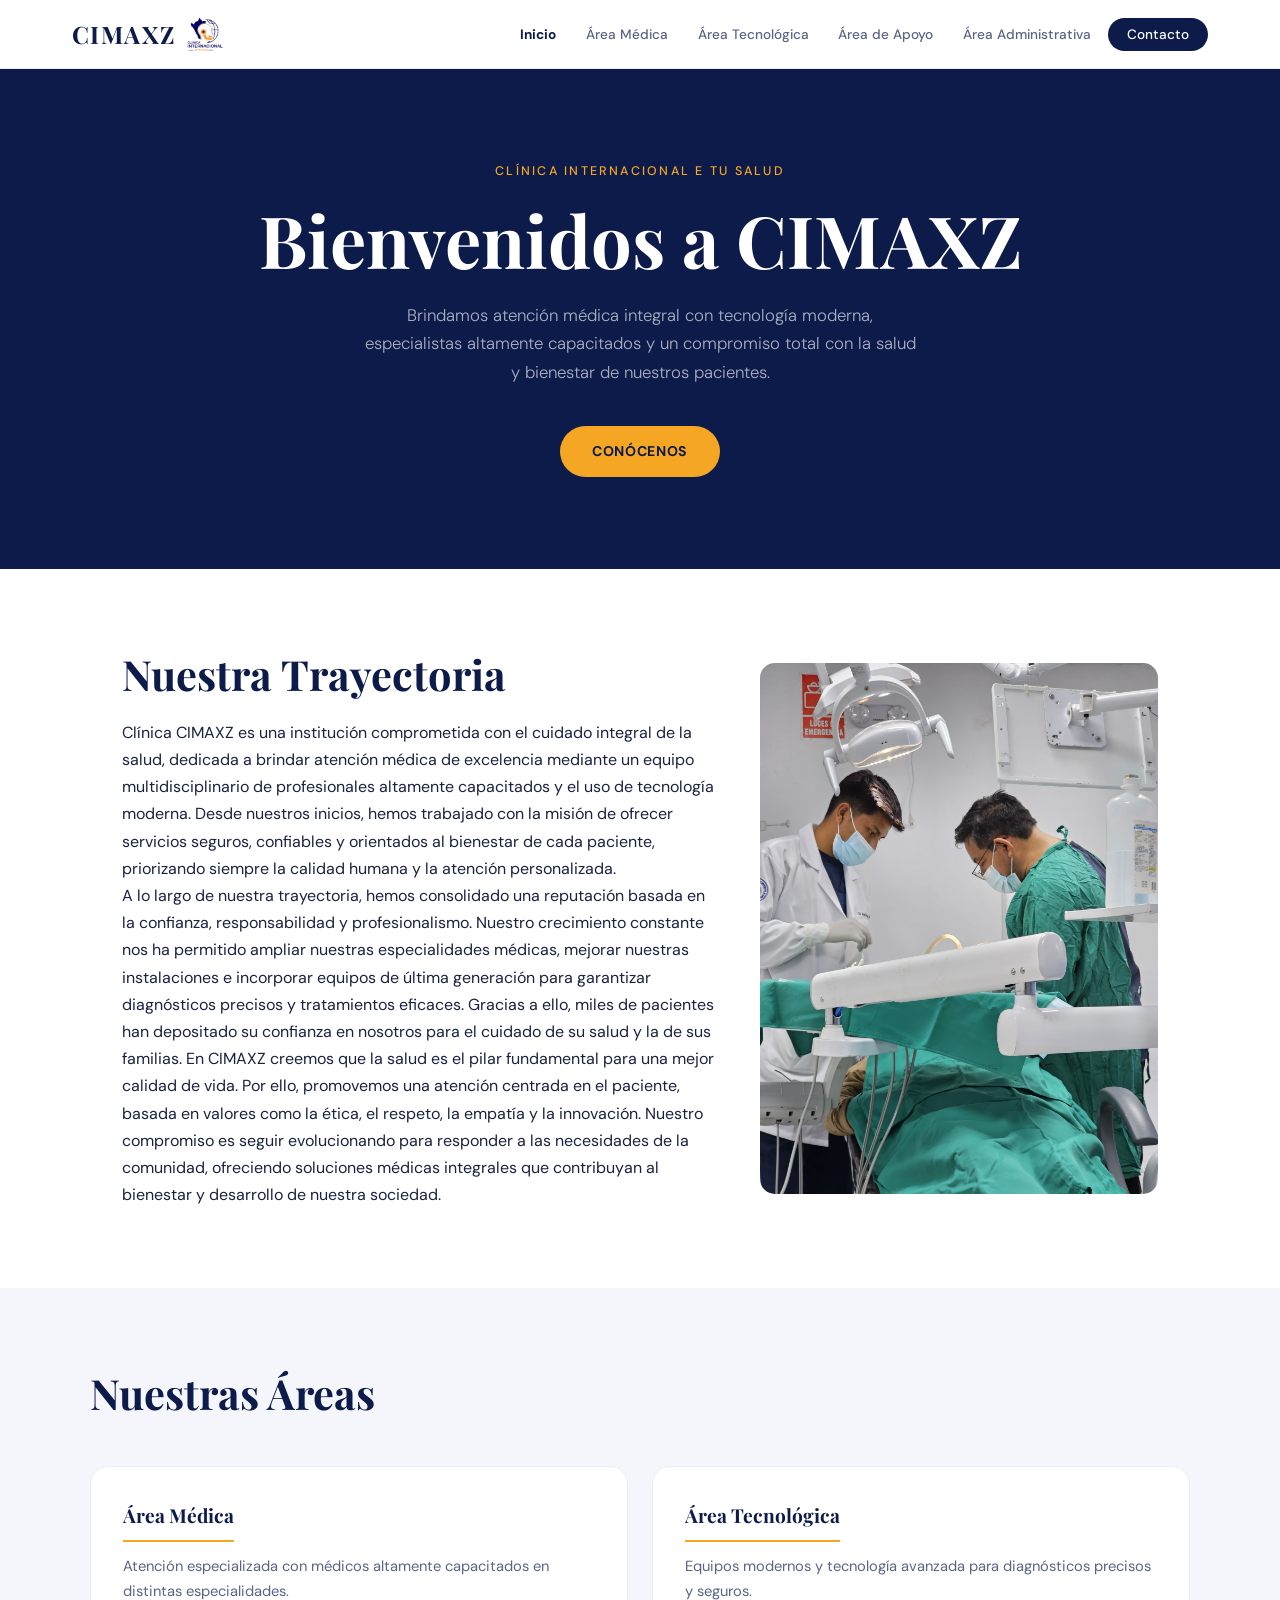
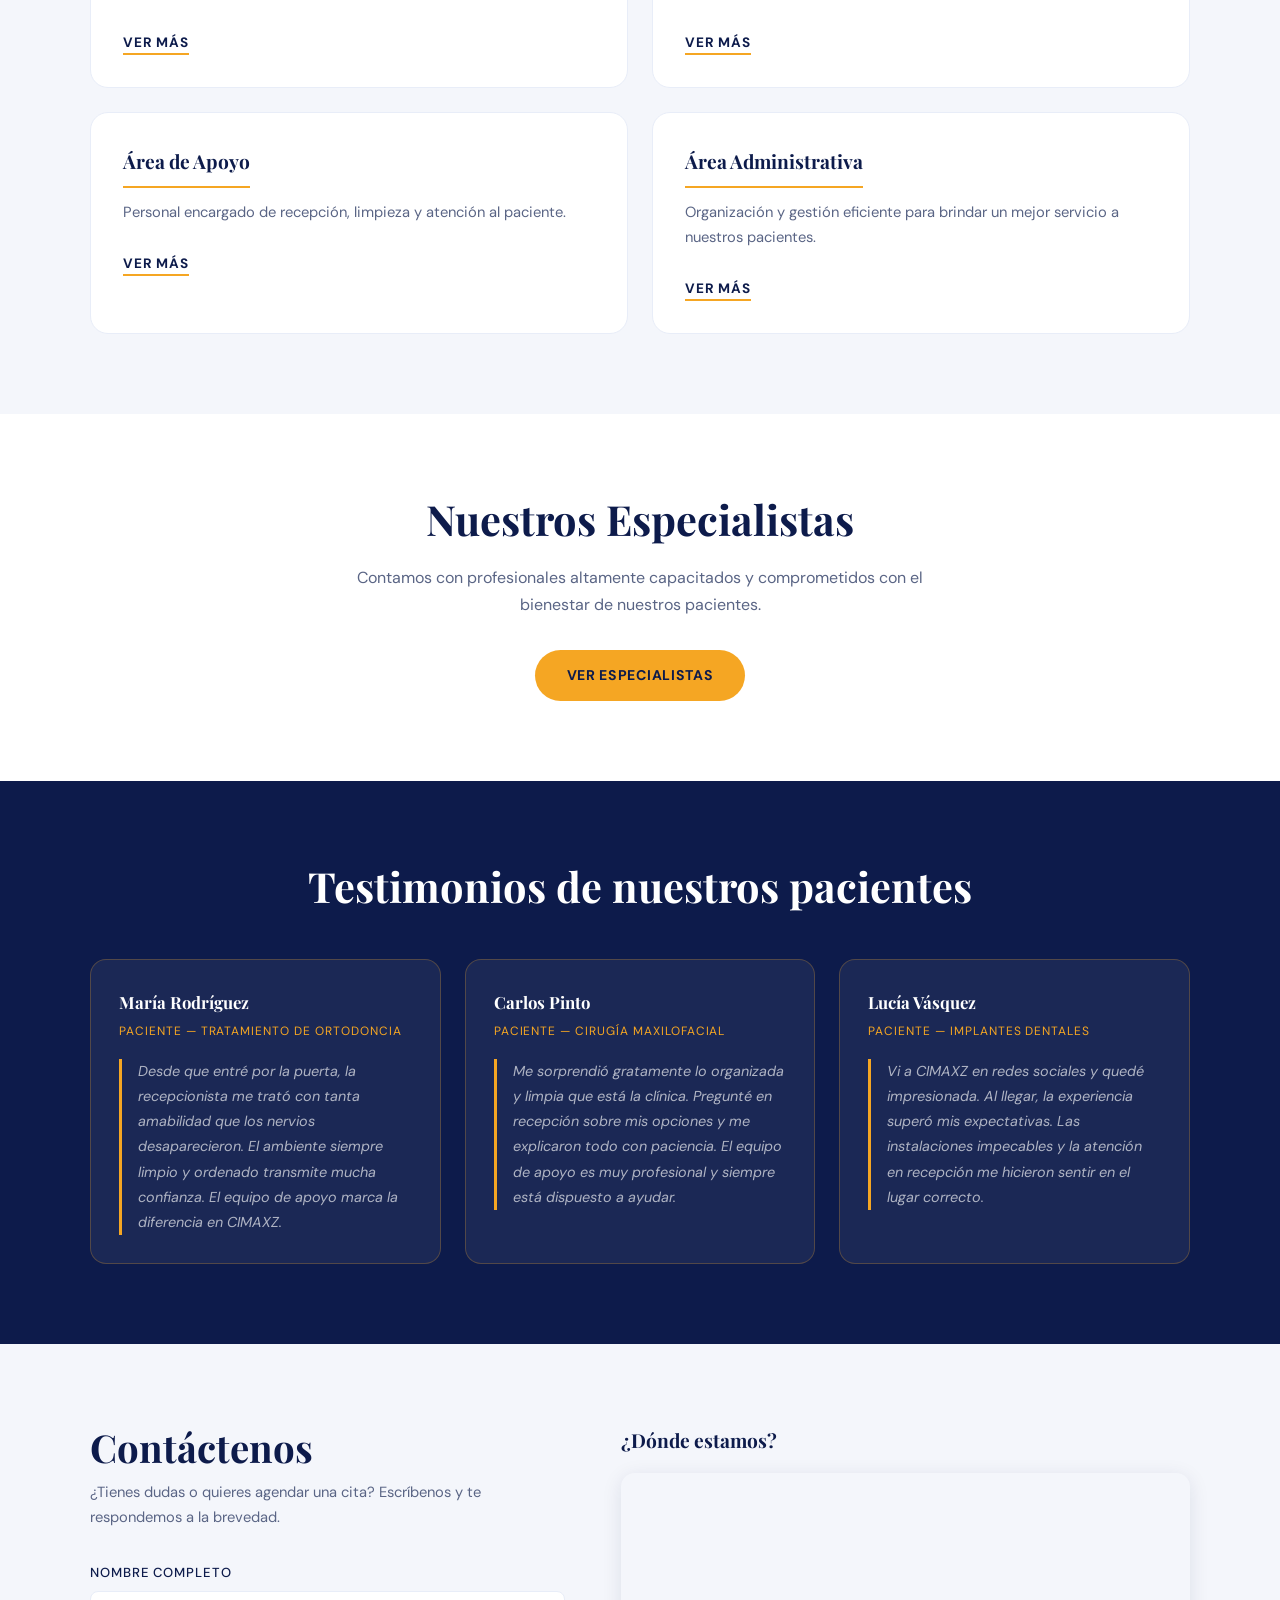
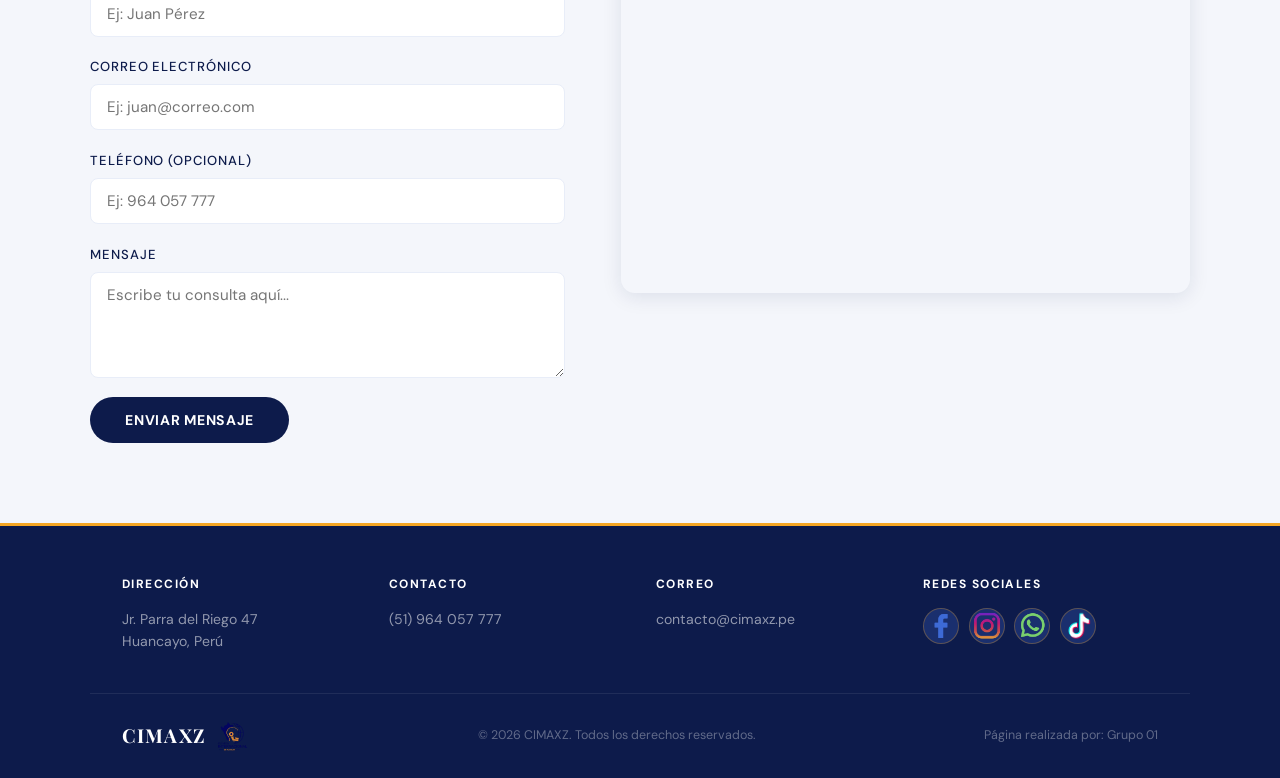
<file: ClinicaCIMAXZ-main/index.html>
<!doctype html>
<html lang="es">
  <head>
    <meta charset="UTF-8" />
    <meta name="viewport" content="width=device-width, initial-scale=1.0" />
    <title>Clínica CIMAXZ</title>
    <link rel="preconnect" href="https://fonts.googleapis.com" />
    <link rel="preconnect" href="https://fonts.gstatic.com" crossorigin />
    <link
      href="https://fonts.googleapis.com/css2?family=Playfair+Display:wght@500;700&family=DM+Sans:wght@300;400;500&display=swap"
      rel="stylesheet"
    />
    <link rel="stylesheet" href="stylesIndex.css" />
    <link rel="icon" href="assets/logo.png" />
  </head>

  <body>
    <!-- ENCABEZADO -->
    <header>
      <div class="contenedor-header">
        <div class="logo-img">
          <a href="index.html"><p class="logo">CIMAXZ</p></a>
          <a href="index.html"
            ><img src="assets/logo.png" alt="logo" class="logo-imagen"
          /></a>
        </div>
        <nav>
          <ul>
            <li><a href="index.html" class="activo">Inicio</a></li>
            <li><a href="medica.html">Área Médica</a></li>
            <li><a href="tecnologica.html">Área Tecnológica</a></li>
            <li><a href="apoyo.html">Área de Apoyo</a></li>
            <li><a href="administracion.html">Área Administrativa</a></li>
            <li><a href="#contacto" class="enlace-contacto">Contacto</a></li>
          </ul>
        </nav>
        <button id="boton-menu" aria-label="Abrir menú">&#9776;</button>
      </div>
    </header>

    <main>
      <section class="portada">
        <p class="portada-etiqueta">Clínica Internacional e tu Salud</p>
        <h1>Bienvenidos a CIMAXZ</h1>
        <p class="portada-descripcion">
          Brindamos atención médica integral con tecnología moderna,
          especialistas altamente capacitados y un compromiso total con la salud
          y bienestar de nuestros pacientes.
        </p>
        <a href="#nosotros" class="boton-principal">Conócenos</a>
      </section>

      <section id="nosotros">
        <div class="contenedor-nosotros">
          <div class="texto-nosotros">
            <h2>Nuestra Trayectoria</h2>
            <p>
              Clínica CIMAXZ es una institución comprometida con el cuidado
              integral de la salud, dedicada a brindar atención médica de
              excelencia mediante un equipo multidisciplinario de profesionales
              altamente capacitados y el uso de tecnología moderna. Desde
              nuestros inicios, hemos trabajado con la misión de ofrecer
              servicios seguros, confiables y orientados al bienestar de cada
              paciente, priorizando siempre la calidad humana y la atención
              personalizada.
            </p>
            <p>
              A lo largo de nuestra trayectoria, hemos consolidado una
              reputación basada en la confianza, responsabilidad y
              profesionalismo. Nuestro crecimiento constante nos ha permitido
              ampliar nuestras especialidades médicas, mejorar nuestras
              instalaciones e incorporar equipos de última generación para
              garantizar diagnósticos precisos y tratamientos eficaces. Gracias
              a ello, miles de pacientes han depositado su confianza en nosotros
              para el cuidado de su salud y la de sus familias. En CIMAXZ
              creemos que la salud es el pilar fundamental para una mejor
              calidad de vida. Por ello, promovemos una atención centrada en el
              paciente, basada en valores como la ética, el respeto, la empatía
              y la innovación. Nuestro compromiso es seguir evolucionando para
              responder a las necesidades de la comunidad, ofreciendo soluciones
              médicas integrales que contribuyan al bienestar y desarrollo de
              nuestra sociedad.
            </p>
          </div>

          <div class="imagen-nosotros">
            <img
              src="assets/IMG-20260526-WA0030.jpg"
              alt="Instalaciones de Clínica CIMAXZ"
            />
          </div>
        </div>
      </section>

      <!-- NUESTRAS ÁREAS -->
      <section id="areas" class="seccion-areas">
        <h2>Nuestras Áreas</h2>

        <div class="contenedor-areas">
          <article class="tarjeta-area">
            <h3>Área Médica</h3>
            <p>
              Atención especializada con médicos altamente capacitados en
              distintas especialidades.
            </p>
            <a href="medica.html">Ver más</a>
          </article>

          <article class="tarjeta-area">
            <h3>Área Tecnológica</h3>
            <p>
              Equipos modernos y tecnología avanzada para diagnósticos precisos
              y seguros.
            </p>
            <a href="tecnologica.html">Ver más</a>
          </article>

          <article class="tarjeta-area">
            <h3>Área de Apoyo</h3>
            <p>
              Personal encargado de recepción, limpieza y atención al paciente.
            </p>
            <a href="apoyo.html">Ver más</a>
          </article>

          <article class="tarjeta-area">
            <h3>Área Administrativa</h3>
            <p>
              Organización y gestión eficiente para brindar un mejor servicio a
              nuestros pacientes.
            </p>
            <a href="administracion.html">Ver más</a>
          </article>
        </div>
      </section>

      <!-- ESPECIALISTAS -->
      <section id="especialistas">
        <h2>Nuestros Especialistas</h2>
        <p>
          Contamos con profesionales altamente capacitados y comprometidos con
          el bienestar de nuestros pacientes.
        </p>
        <a href="medica.html" class="boton-principal">Ver Especialistas</a>
      </section>

      <!-- TESTIMONIOS -->
      <section id="testimonios">
        <h2>Testimonios de nuestros pacientes</h2>

        <div class="contenedor-testimonios">
          <article class="testimonio">
            <h3>María Rodríguez</h3>
            <p>Paciente — Tratamiento de ortodoncia</p>
            <blockquote>
              Desde que entré por la puerta, la recepcionista me trató con tanta
              amabilidad que los nervios desaparecieron. El ambiente siempre
              limpio y ordenado transmite mucha confianza. El equipo de apoyo
              marca la diferencia en CIMAXZ.
            </blockquote>
          </article>

          <article class="testimonio">
            <h3>Carlos Pinto</h3>
            <p>Paciente — Cirugía maxilofacial</p>
            <blockquote>
              Me sorprendió gratamente lo organizada y limpia que está la
              clínica. Pregunté en recepción sobre mis opciones y me explicaron
              todo con paciencia. El equipo de apoyo es muy profesional y
              siempre está dispuesto a ayudar.
            </blockquote>
          </article>

          <article class="testimonio">
            <h3>Lucía Vásquez</h3>
            <p>Paciente — Implantes dentales</p>
            <blockquote>
              Vi a CIMAXZ en redes sociales y quedé impresionada. Al llegar, la
              experiencia superó mis expectativas. Las instalaciones impecables
              y la atención en recepción me hicieron sentir en el lugar
              correcto.
            </blockquote>
          </article>
        </div>
      </section>

      <!-- UBICACIÓN -->
      <aside id="contacto">
        <div class="contenedor-aside">

          <div class="aside-formulario">
            <h2>Contáctenos</h2>
            <p class="aside-subtitulo">
              ¿Tienes dudas o quieres agendar una cita?
              Escríbenos y te respondemos a la brevedad.
            </p>

            <form action="#" method="post">
              <div class="campo">
                <label for="nombre">Nombre completo</label>
                <input type="text" id="nombre" name="nombre" placeholder="Ej: Juan Pérez" required />
              </div>

              <div class="campo">
                <label for="correo">Correo electrónico</label>
                <input type="email" id="correo" name="correo" placeholder="Ej: juan@correo.com" required />
              </div>

              <div class="campo">
                <label for="telefono">Teléfono (opcional)</label>
                <input type="tel" id="telefono" name="telefono" placeholder="Ej: 964 057 777" />
              </div>

              <div class="campo">
                <label for="mensaje">Mensaje</label>
                <textarea id="mensaje" name="mensaje" rows="4" placeholder="Escribe tu consulta aquí..." required></textarea>
              </div>

              <button type="submit" class="boton-enviar">Enviar mensaje</button>
            </form>
          </div>

          <div class="aside-mapa">
            <h3>¿Dónde estamos?</h3>
            <iframe
              src="https://www.google.com/maps/embed?pb=!1m18!1m12!1m3!1d3901.7600977958086!2d-75.2151509!3d-12.0600205!2m3!1f0!2f0!3f0!3m2!1i1024!2i768!4f13.1!3m3!1m2!1s0x910e970079bec243%3A0xee348a6b80153301!2sCl%C3%ADnica%20Dental%20Maxilofacial%20CIMAXZ!5e0!3m2!1ses-419!2spe!4v1779899773404!5m2!1ses-419!2spe"
              width="600"
              height="400"
              allowfullscreen=""
              loading="lazy"
              referrerpolicy="no-referrer-when-downgrade"
              title="Ubicación de CIMAXZ en Google Maps">
            </iframe>
          </div>

        </div>
      </aside>

    </main>

    <!-- PIE DE PÁGINA -->
    <footer>
      <div class="footer-superior">
        <div class="footer-col">
          <h4>Dirección</h4>
          <p>Jr. Parra del Riego 47</p>
          <p>Huancayo, Perú</p>
        </div>

        <div class="footer-col">
          <h4>Contacto</h4>
          <p>(51) 964 057 777</p>
        </div>

        <div class="footer-col">
          <h4>Correo</h4>
          <p>contacto@cimaxz.pe</p>
        </div>

        <div class="footer-col">
          <h4>Redes Sociales</h4>
          <ul class="redes">
            <li><a href="https://www.facebook.com/share/18ztyoPqGh/" aria-label="Facebook"><img src="assets/Lpequeños/fbOrig.png" alt="Facebook"/></a></li>
            <li><a href="#" aria-label="Instagram"><img src="assets/Lpequeños/igOrig.png" alt="Instagram"/></a></li>
            <li><a href="https://wa.me/51964057777" aria-label="WhatsApp"><img src="assets/Lpequeños/waOrig.png" alt="WhatsApp"/></a></li>
            <li><a href="https://www.tiktok.com/@clinica.cimaxz" aria-label="TikTok"><img src="assets/Lpequeños/ttOrig.png" alt="TikTok"/></a></li>            
          </ul>
        </div>
      </div>

      <div class="footer-inferior">
        <div class="logo-img">
          <a href="index.html">
            <p class="logo">CIMAXZ</p>
          </a>
          <a href="index.html">
            <img src="assets/logo.png" alt="logo CIMAXZ" class="logo-imagen"/>
          </a>
        </div>
        <p class="pie-copy">
          &copy; 2026 CIMAXZ. Todos los derechos reservados.
        </p>
        <p class="pie-info">Página realizada por: Grupo 01</p>
      </div>
    </footer>

    <script src="scriptIndex.js"></script>
  </body>
</html>
</file>
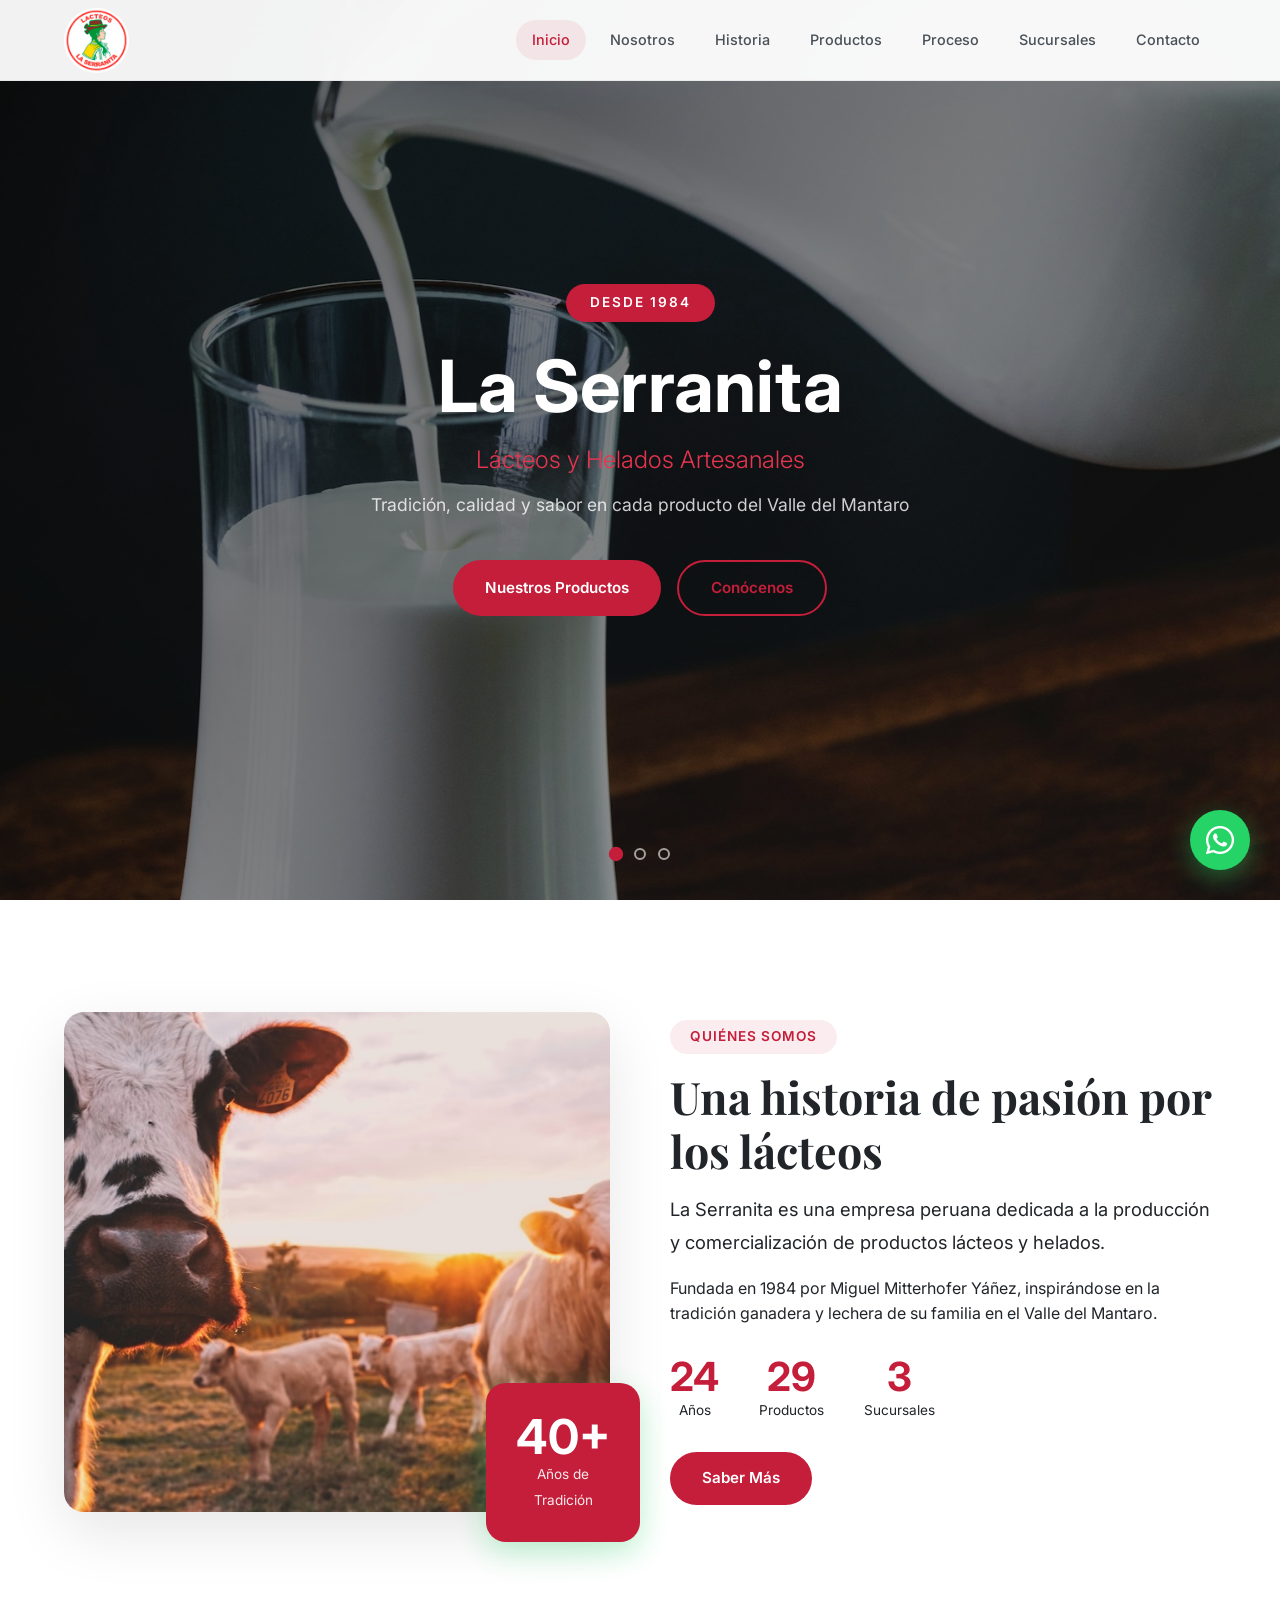
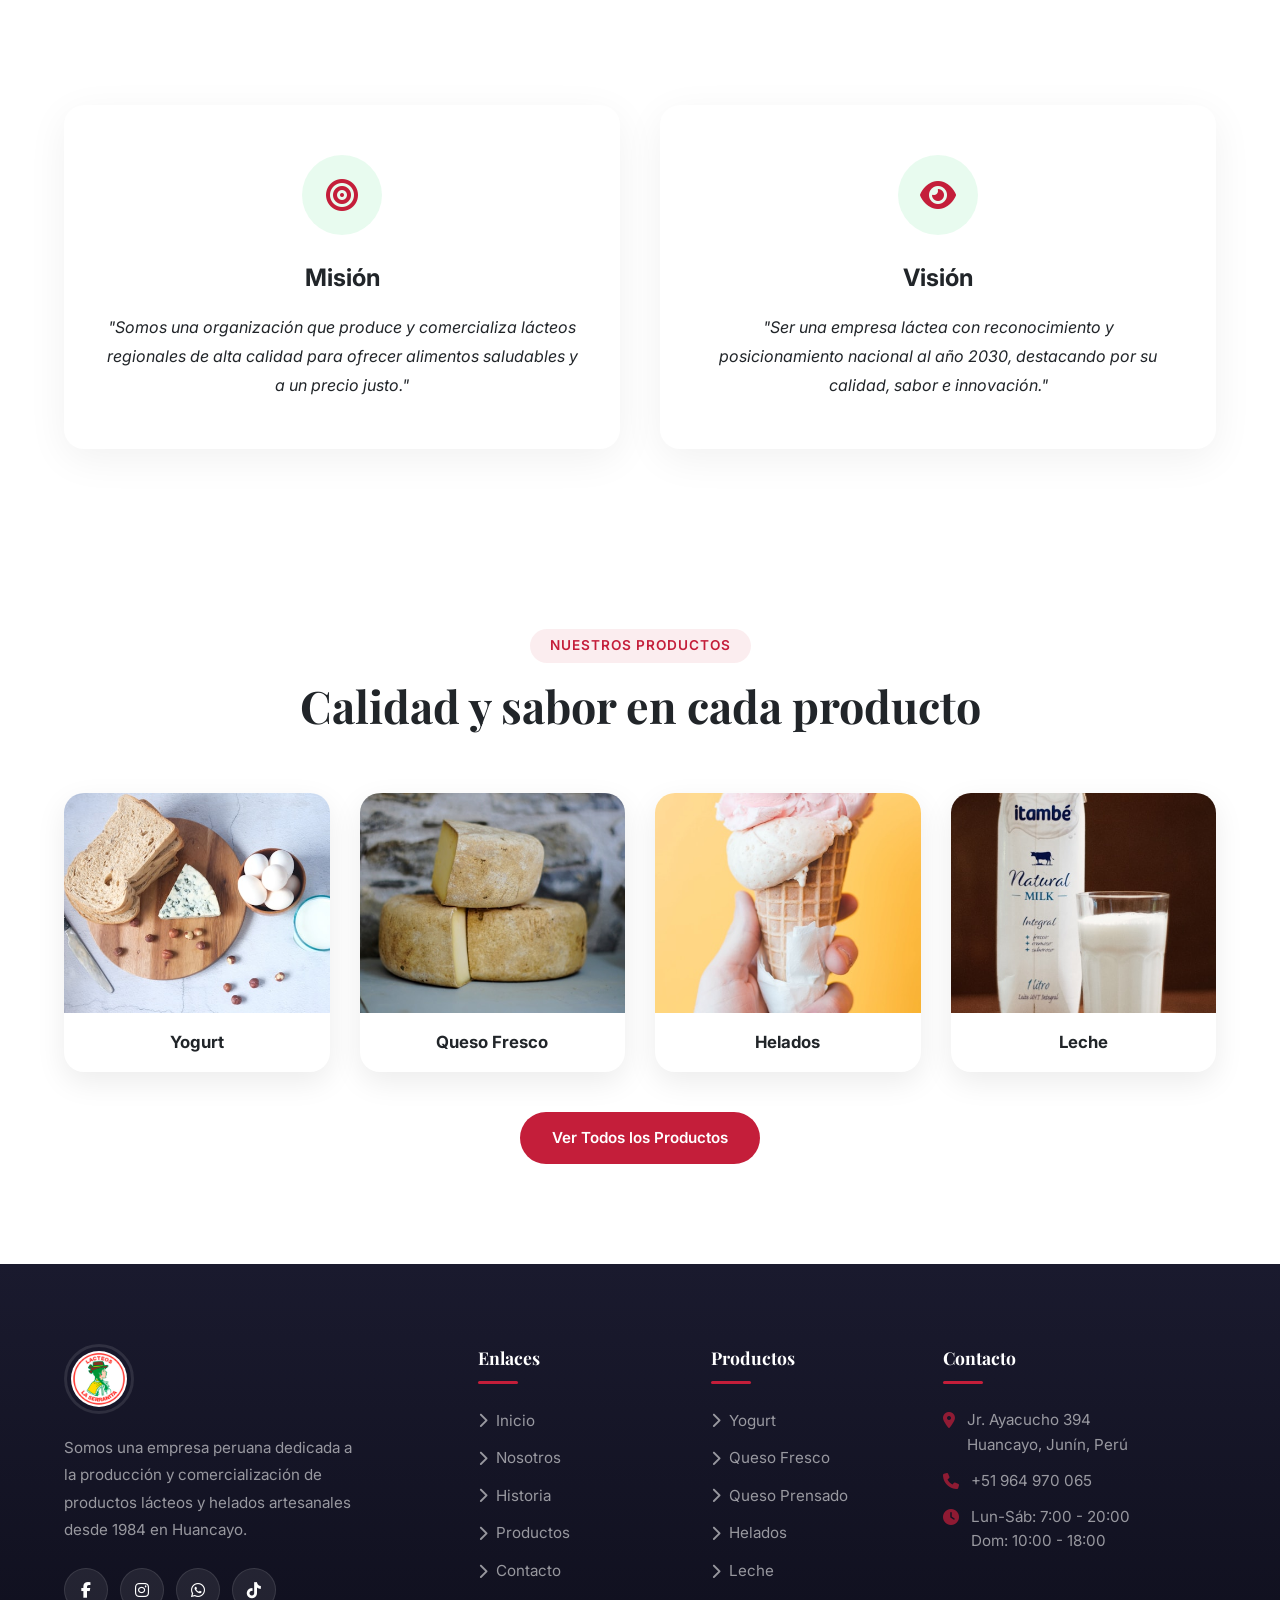
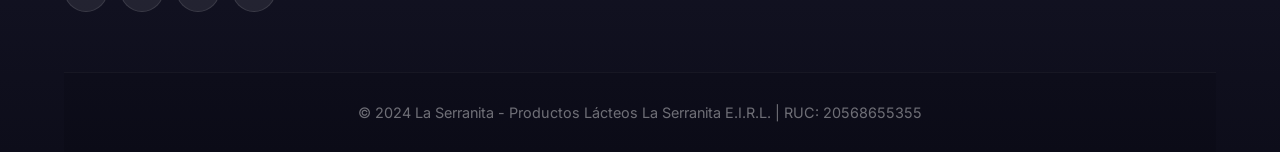
<file: LaSerranita/index.html>
<!DOCTYPE html>
<!-- ============================================
     ARCHIVO: index.html
     DESCRIPCIÓN: Página principal (Inicio) de La Serranita
     CONTIENE: Hero con slider, about, misión/visión, productos preview
     ============================================ -->
<html lang="es">
<head>
    <meta charset="UTF-8">                          <!-- Codificación de caracteres -->
    <meta name="viewport" content="width=device-width, initial-scale=1.0"> <!-- Diseño responsivo -->
    <title>La Serranita | Lácteos y Helados Artesanales</title> <!-- Título en pestaña del navegador -->
    <meta name="description" content="La Serranita - Productos lácteos y helados artesanales desde 1984 en Huancayo, Perú."> <!-- SEO -->
    
    <!-- Fuentes de Google Fonts -->
    <link rel="preconnect" href="https://fonts.googleapis.com">           <!-- Conexión previa -->
    <link rel="preconnect" href="https://fonts.gstatic.com" crossorigin>  <!-- Conexión CDN -->
    <link href="https://fonts.googleapis.com/css2?family=Playfair+Display:wght@400;500;600;700&family=Inter:wght@300;400;500;600;700&display=swap" rel="stylesheet">
    
    <!-- Font Awesome para iconos -->
    <link rel="stylesheet" href="https://cdnjs.cloudflare.com/ajax/libs/font-awesome/6.5.0/css/all.min.css">
    
    <!-- Hojas de estilo -->
    <link rel="stylesheet" href="base.css">        <!-- Estilos compartidos -->
    <link rel="stylesheet" href="stylesIndex.css"> <!-- Estilos específicos del inicio -->
</head>
<body>

    <!-- ========== PRELOADER ========== -->
    <!-- Pantalla de carga que se oculta automáticamente -->
    <div class="preloader" id="preloader">
        <div class="preloader-inner">
            <div class="preloader-spinner"></div>   <!-- Spinner animado -->
            <p>La Serranita</p>                    <!-- Nombre de la marca -->
        </div>
    </div>

    <!-- ========== HEADER / CABECERA ========== -->
    <!-- Barra de navegación fija con logo y menú -->
    <header class="header" id="header">
        <div class="header-inner">
            <!-- Logo de la marca -->
            <a href="index.html" class="logo">
                <img src="assets/logo.jpg" alt="La Serranita">
            </a>
            <!-- Menú de navegación -->
            <nav class="nav" id="nav">
                <a href="index.html" class="nav-link active">Inicio</a>        <!-- Página actual -->
                <a href="nosotros.html" class="nav-link">Nosotros</a>
                <a href="historia.html" class="nav-link">Historia</a>
                <a href="productos.html" class="nav-link">Productos</a>
                <a href="proceso.html" class="nav-link">Proceso</a>
                <a href="sucursales.html" class="nav-link">Sucursales</a>
                <a href="contacto.html" class="nav-link">Contacto</a>
            </nav>
            <!-- Botón hamburguesa para móvil -->
            <button class="nav-toggle" id="navToggle">
                <span></span>  <!-- Primera línea -->
                <span></span>  <!-- Segunda línea -->
                <span></span>  <!-- Tercera línea -->
            </button>
        </div>
    </header>

    <!-- ========== HERO / BANNER PRINCIPAL ========== -->
    <!-- Sección principal con slider de imágenes -->
    <section class="hero">
        <!-- Slider de imágenes de fondo -->
        <div class="hero-slider">
            <div class="hero-slide active" style="background-image: url('assets/hero1.jpg');"></div>  <!-- Slide 1 (activo) -->
            <div class="hero-slide" style="background-image: url('assets/hero2.jpg');"></div>          <!-- Slide 2 -->
            <div class="hero-slide" style="background-image: url('assets/hero3.jpg');"></div>          <!-- Slide 3 -->
        </div>
        <!-- Superposición oscura para legibilidad del texto -->
        <div class="hero-overlay"></div>
        <!-- Contenido del hero: título, subtítulo, botones -->
        <div class="hero-content">
            <div class="hero-badge">Desde 1984</div>               <!-- Etiqueta decorativa -->
            <h1 class="hero-title">La Serranita</h1>              <!-- Título principal -->
            <p class="hero-subtitle">Lácteos y Helados Artesanales</p>  <!-- Subtítulo -->
            <p class="hero-text">Tradición, calidad y sabor en cada producto del Valle del Mantaro</p>  <!-- Descripción -->
            <!-- Botones de acción -->
            <div class="hero-buttons">
                <a href="productos.html" class="btn btn-primary">Nuestros Productos</a>  <!-- Botón principal -->
                <a href="nosotros.html" class="btn btn-outline">Conócenos</a>            <!-- Botón secundario -->
            </div>
        </div>
        <!-- Navegación del slider (puntos) -->
        <div class="hero-slider-nav">
            <button class="slider-dot active" data-slide="0"></button>  <!-- Punto 1 (activo) -->
            <button class="slider-dot" data-slide="1"></button>         <!-- Punto 2 -->
            <button class="slider-dot" data-slide="2"></button>         <!-- Punto 3 -->
        </div>
    </section>

    <!-- ========== SECCIÓN NOSOTROS (RESUMEN) ========== -->
    <!-- Breve introducción a la empresa -->
    <section class="section section-about">
        <div class="container">
            <div class="about-grid">
                <!-- Imagen de la empresa -->
                <div class="about-image-wrapper">
                    <img src="assets/about.jpg" alt="La Serranita" class="about-img">
                    <!-- Badge de experiencia -->
                    <div class="about-experience">
                        <span class="exp-number">40+</span>
                        <span class="exp-text">Años de<br>Tradición</span>
                    </div>
                </div>
                <!-- Contenido textual -->
                <div class="about-content">
                    <span class="section-tag">Quiénes Somos</span>
                    <h2 class="section-title">Una historia de pasión por los lácteos</h2>
                    <p class="about-lead">La Serranita es una empresa peruana dedicada a la producción y comercialización de productos lácteos y helados.</p>
                    <p>Fundada en 1984 por Miguel Mitterhofer Yáñez, inspirándose en la tradición ganadera y lechera de su familia en el Valle del Mantaro.</p>
                    <!-- Estadísticas animadas -->
                    <div class="about-stats">
                        <div class="stat"><span class="stat-num" data-target="40">0</span><span class="stat-label">Años</span></div>
                        <div class="stat"><span class="stat-num" data-target="50">0</span><span class="stat-label">Productos</span></div>
                        <div class="stat"><span class="stat-num" data-target="5">0</span><span class="stat-label">Sucursales</a></div>
                    </div>
                    <a href="nosotros.html" class="btn btn-primary" style="margin-top:30px;">Saber Más</a>
                </div>
            </div>
        </div>
    </section>

    <!-- ========== MISIÓN Y VISIÓN ========== -->
    <!-- Dos tarjetas lado a lado con misión y visión -->
    <section class="section-mv">
        <div class="container">
            <div class="mv-grid">
                <!-- Tarjeta de Misión -->
                <div class="mv-card">
                    <div class="mv-icon"><i class="fas fa-bullseye"></i></div>  <!-- Icono de diana -->
                    <h3>Misión</h3>
                    <p>"Somos una organización que produce y comercializa lácteos regionales de alta calidad para ofrecer alimentos saludables y a un precio justo."</p>
                </div>
                <!-- Tarjeta de Visión -->
                <div class="mv-card">
                    <div class="mv-icon"><i class="fas fa-eye"></i></div>  <!-- Icono de ojo -->
                    <h3>Visión</h3>
                    <p>"Ser una empresa láctea con reconocimiento y posicionamiento nacional al año 2030, destacando por su calidad, sabor e innovación."</p>
                </div>
            </div>
        </div>
    </section>

    <!-- ========== PRODUCTOS PREVIEW ========== -->
    <!-- Vista previa de 4 productos destacados -->
    <section class="section section-products-preview">
        <div class="container">
            <div class="section-header">
                <span class="section-tag">Nuestros Productos</span>
                <h2 class="section-title">Calidad y sabor en cada producto</h2>
            </div>
            <!-- Grid de productos -->
            <div class="preview-grid">
                <div class="preview-card">
                    <img src="assets/yogurt.jpg" alt="Yogurt">
                    <h4>Yogurt</h4>
                </div>
                <div class="preview-card">
                    <img src="assets/cheese.jpg" alt="Queso">
                    <h4>Queso Fresco</h4>
                </div>
                <div class="preview-card">
                    <img src="assets/icecream1.jpg" alt="Helados">
                    <h4>Helados</h4>
                </div>
                <div class="preview-card">
                    <img src="assets/milk.jpg" alt="Leche">
                    <h4>Leche</h4>
                </div>
            </div>
            <!-- Botón para ver todos los productos -->
            <div style="text-align:center; margin-top:40px;">
                <a href="productos.html" class="btn btn-primary">Ver Todos los Productos</a>
            </div>
        </div>
    </section>

    <!-- ========== FOOTER / PIE DE PÁGINA ========== -->
    <!-- Información de la empresa, enlaces y contacto -->
    <footer class="footer">
        <div class="container">
            <div class="footer-grid">
                <!-- Columna 1: Logo y redes sociales -->
                <div class="footer-col footer-brand">
                    <img src="assets/logo.jpg" alt="La Serranita" class="footer-logo">
                    <p>Somos una empresa peruana dedicada a la producción y comercialización de productos lácteos y helados artesanales desde 1984 en Huancayo.</p>
                    <div class="footer-social">
                        <a href="https://www.facebook.com/laserranitahyo/" target="_blank" aria-label="Facebook"><i class="fab fa-facebook-f"></i></a>
                        <a href="https://www.instagram.com/laserranitaperu/" target="_blank" aria-label="Instagram"><i class="fab fa-instagram"></i></a>
                        <a href="https://wa.me/51964970065" target="_blank" aria-label="WhatsApp"><i class="fab fa-whatsapp"></i></a>
                        <a href="https://www.tiktok.com/@laserranitaperu" target="_blank" aria-label="TikTok"><i class="fab fa-tiktok"></i></a>
                    </div>
                </div>
                <!-- Columna 2: Enlaces de navegación -->
                <div class="footer-col">
                    <h4>Enlaces</h4>
                    <ul>
                        <li><a href="index.html"><i class="fas fa-chevron-right"></i> Inicio</a></li>
                        <li><a href="nosotros.html"><i class="fas fa-chevron-right"></i> Nosotros</a></li>
                        <li><a href="historia.html"><i class="fas fa-chevron-right"></i> Historia</a></li>
                        <li><a href="productos.html"><i class="fas fa-chevron-right"></i> Productos</a></li>
                        <li><a href="contacto.html"><i class="fas fa-chevron-right"></i> Contacto</a></li>
                    </ul>
                </div>
                <!-- Columna 3: Productos -->
                <div class="footer-col">
                    <h4>Productos</h4>
                    <ul>
                        <li><a href="productos.html"><i class="fas fa-chevron-right"></i> Yogurt</a></li>
                        <li><a href="productos.html"><i class="fas fa-chevron-right"></i> Queso Fresco</a></li>
                        <li><a href="productos.html"><i class="fas fa-chevron-right"></i> Queso Prensado</a></li>
                        <li><a href="productos.html"><i class="fas fa-chevron-right"></i> Helados</a></li>
                        <li><a href="productos.html"><i class="fas fa-chevron-right"></i> Leche</a></li>
                    </ul>
                </div>
                <!-- Columna 4: Información de contacto -->
                <div class="footer-col">
                    <h4>Contacto</h4>
                    <ul class="footer-contact">
                        <li><i class="fas fa-map-marker-alt"></i><span>Jr. Ayacucho 394<br>Huancayo, Junín, Perú</span></li>
                        <li><i class="fas fa-phone"></i><span>+51 964 970 065</span></li>
                        <li><i class="fas fa-clock"></i><span>Lun-Sáb: 7:00 - 20:00<br>Dom: 10:00 - 18:00</span></li>
                    </ul>
                </div>
            </div>
            <!-- Barra inferior con copyright -->
            <div class="footer-bottom">
                <p>&copy; 2024 La Serranita - Productos Lácteos La Serranita E.I.R.L. | RUC: 20568655355</p>
            </div>
        </div>
    </footer>

    <!-- ========== BOTÓN WHATSAPP ========== -->
    <!-- Botón flotante para contactar por WhatsApp -->
    <a href="https://wa.me/51964970065" class="whatsapp-fab" target="_blank">
        <i class="fab fa-whatsapp"></i>
    </a>

    <!-- ========== BOTÓN VOLVER ARRIBA ========== -->
    <button class="back-to-top" id="backToTop">
        <i class="fas fa-arrow-up"></i>
    </button>

    <!-- ========== SCRIPTS ========== -->
    <script src="scriptBase.js"></script>    <!-- Funciones compartidas -->
    <script src="scriptIndex.js"></script>  <!-- Funciones del inicio -->
</body>
</html>
</file>
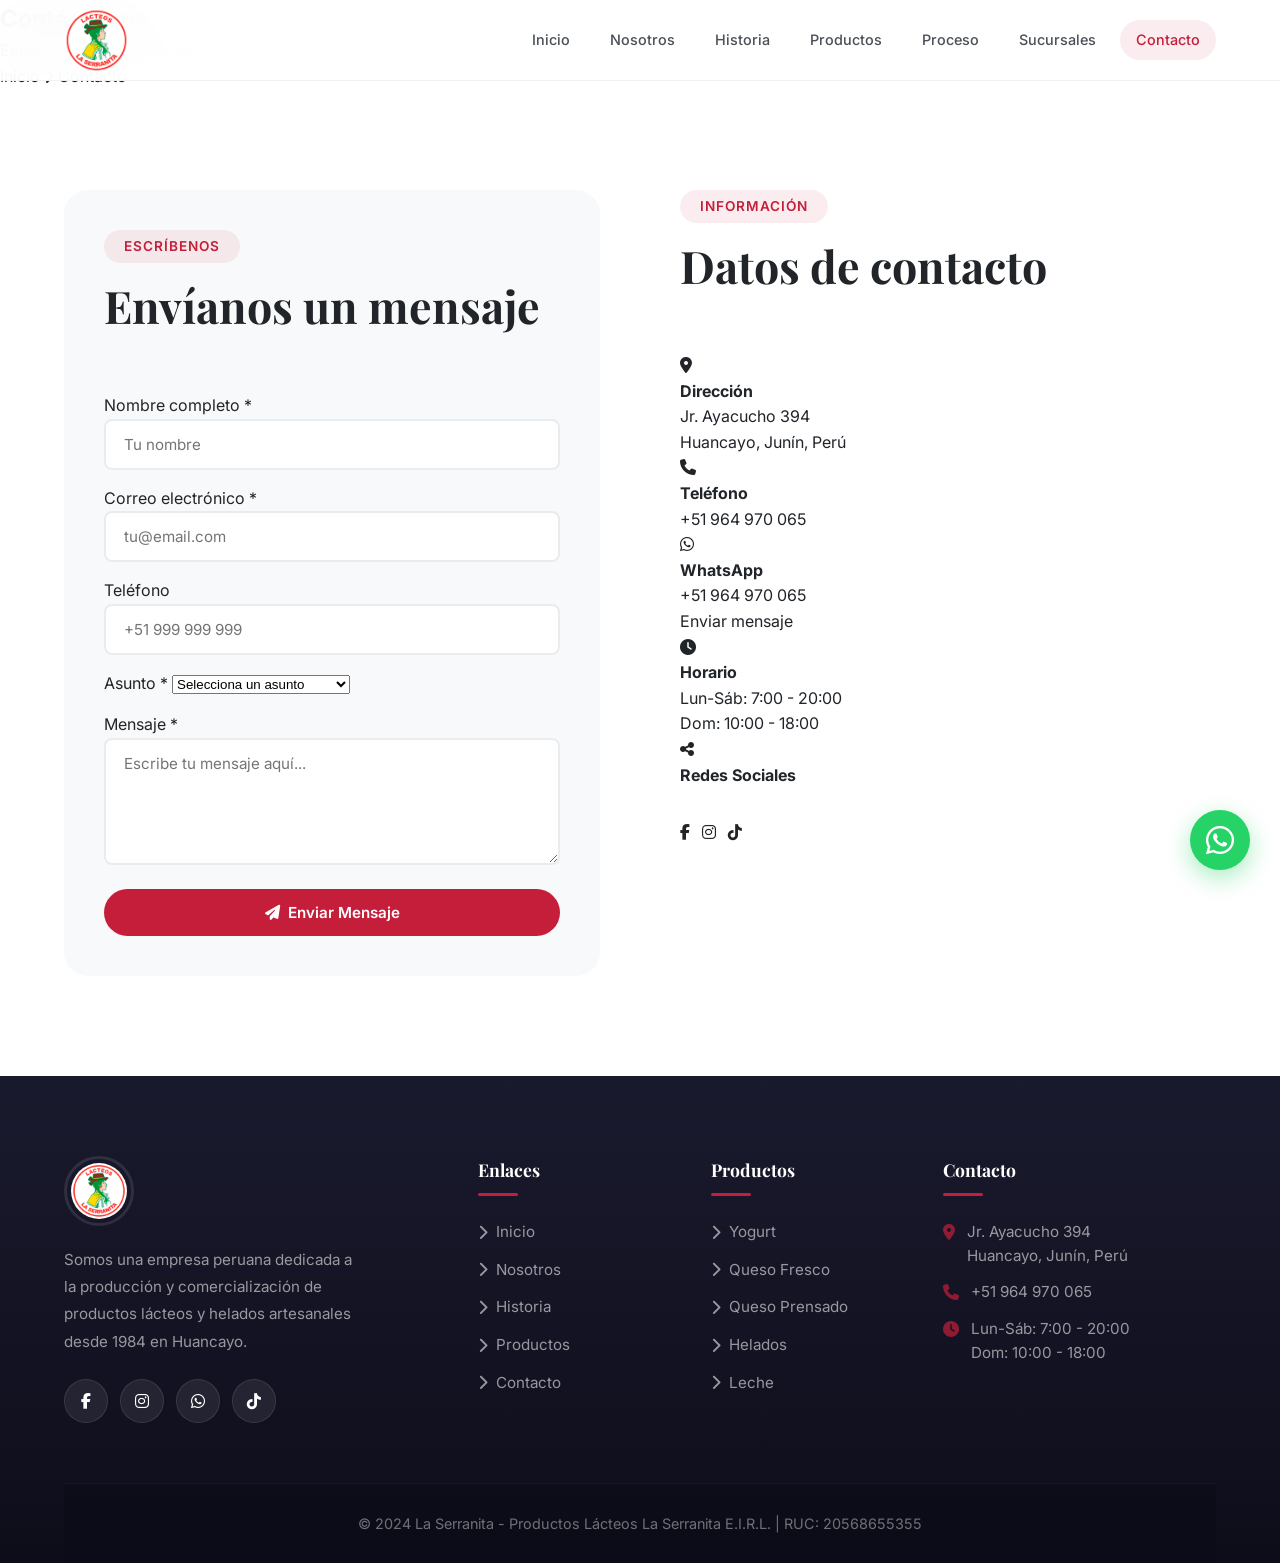
<file: LaSerranita/contacto.html>
<!DOCTYPE html>
<!-- ============================================
     ARCHIVO: contacto.html
     DESCRIPCIÓN: Página de contacto de La Serranita
     CONTIENE: Formulario de contacto, información de la empresa
     ============================================ -->
<html lang="es">
<head>
    <meta charset="UTF-8">
    <meta name="viewport" content="width=device-width, initial-scale=1.0">
    <title>Contacto | La Serranita</title>
    <meta name="description" content="Contáctanos para más información sobre productos lácteos La Serranita.">
    <link rel="preconnect" href="https://fonts.googleapis.com">
    <link rel="preconnect" href="https://fonts.gstatic.com" crossorigin>
    <link href="https://fonts.googleapis.com/css2?family=Playfair+Display:wght@400;500;600;700&family=Inter:wght@300;400;500;600;700&display=swap" rel="stylesheet">
    <link rel="stylesheet" href="https://cdnjs.cloudflare.com/ajax/libs/font-awesome/6.5.0/css/all.min.css">
    <link rel="stylesheet" href="base.css">
    <link rel="stylesheet" href="stylesContacto.css">
</head>
<body>

    <!-- ========== PRELOADER ========== -->
    <div class="preloader" id="preloader">
        <div class="preloader-inner">
            <div class="preloader-spinner"></div>
            <p>La Serranita</p>
        </div>
    </div>

    <!-- ========== HEADER ========== -->
    <header class="header" id="header">
        <div class="header-inner">
            <a href="index.html" class="logo">
                <img src="assets/logo.jpg" alt="La Serranita">
            </a>
            <nav class="nav" id="nav">
                <a href="index.html" class="nav-link">Inicio</a>
                <a href="nosotros.html" class="nav-link">Nosotros</a>
                <a href="historia.html" class="nav-link">Historia</a>
                <a href="productos.html" class="nav-link">Productos</a>
                <a href="proceso.html" class="nav-link">Proceso</a>
                <a href="sucursales.html" class="nav-link">Sucursales</a>
                <a href="contacto.html" class="nav-link active">Contacto</a>
            </nav>
            <button class="nav-toggle" id="navToggle">
                <span></span>
                <span></span>
                <span></span>
            </button>
        </div>
    </header>

    <!-- ========== BANNER DE PÁGINA ========== -->
    <section class="page-banner">
        <div class="page-banner-bg" style="background-image: url('assets/hero1.jpg');"></div>
        <div class="page-banner-overlay"></div>
        <div class="page-banner-content">
            <h1 class="page-title">Contáctanos</h1>
            <p class="page-subtitle">Estamos aquí para atenderte</p>
            <div class="breadcrumb">
                <a href="index.html">Inicio</a>
                <span><i class="fas fa-chevron-right"></i></span>
                <a href="contacto.html" class="active">Contacto</a>
            </div>
        </div>
    </section>

    <!-- ========== CONTENIDO PRINCIPAL ========== -->
    <main class="main-content">

        <!-- SECCIÓN DE CONTACTO -->
        <section class="section section-contact">
            <div class="container">
                <div class="contact-grid">
                    
                    <!-- FORMULARIO DE CONTACTO -->
                    <div class="contact-form-wrapper">
                        <div class="section-header" style="text-align: left;">
                            <span class="section-tag">Escríbenos</span>
                            <h2 class="section-title">Envíanos un mensaje</h2>
                        </div>
                        <form class="contact-form" id="contactForm">
                            <div class="form-row">
                                <div class="form-group">
                                    <label for="name">Nombre completo *</label>
                                    <input type="text" id="name" name="name" required placeholder="Tu nombre">
                                </div>
                                <div class="form-group">
                                    <label for="email">Correo electrónico *</label>
                                    <input type="email" id="email" name="email" required placeholder="tu@email.com">
                                </div>
                            </div>
                            <div class="form-row">
                                <div class="form-group">
                                    <label for="phone">Teléfono</label>
                                    <input type="tel" id="phone" name="phone" placeholder="+51 999 999 999">
                                </div>
                                <div class="form-group">
                                    <label for="subject">Asunto *</label>
                                    <select id="subject" name="subject" required>
                                        <option value="">Selecciona un asunto</option>
                                        <option value="consulta">Consulta general</option>
                                        <option value="producto">Información de productos</option>
                                        <option value="sucursal">Información de sucursales</option>
                                        <option value="pedido">Realizar un pedido</option>
                                        <option value="otro">Otro</option>
                                    </select>
                                </div>
                            </div>
                            <div class="form-group">
                                <label for="message">Mensaje *</label>
                                <textarea id="message" name="message" rows="5" required placeholder="Escribe tu mensaje aquí..."></textarea>
                            </div>
                            <button type="submit" class="btn btn-primary btn-full">
                                <i class="fas fa-paper-plane"></i> Enviar Mensaje
                            </button>
                        </form>
                    </div>
                    
                    <!-- INFORMACIÓN DE CONTACTO -->
                    <div class="contact-info-wrapper">
                        <div class="section-header" style="text-align: left;">
                            <span class="section-tag">Información</span>
                            <h2 class="section-title">Datos de contacto</h2>
                        </div>
                        
                        <div class="contact-info-cards">
                            <!-- Tarjeta de dirección -->
                            <div class="info-card">
                                <div class="info-icon">
                                    <i class="fas fa-map-marker-alt"></i>
                                </div>
                                <div class="info-content">
                                    <h4>Dirección</h4>
                                    <p>Jr. Ayacucho 394<br>Huancayo, Junín, Perú</p>
                                </div>
                            </div>
                            
                            <!-- Tarjeta de teléfono -->
                            <div class="info-card">
                                <div class="info-icon">
                                    <i class="fas fa-phone"></i>
                                </div>
                                <div class="info-content">
                                    <h4>Teléfono</h4>
                                    <p>+51 964 970 065</p>
                                </div>
                            </div>
                            
                            <!-- Tarjeta de WhatsApp -->
                            <div class="info-card">
                                <div class="info-icon whatsapp">
                                    <i class="fab fa-whatsapp"></i>
                                </div>
                                <div class="info-content">
                                    <h4>WhatsApp</h4>
                                    <p>+51 964 970 065</p>
                                    <a href="https://wa.me/51964970065" target="_blank" class="info-link">Enviar mensaje</a>
                                </div>
                            </div>
                            
                            <!-- Tarjeta de horario -->
                            <div class="info-card">
                                <div class="info-icon">
                                    <i class="fas fa-clock"></i>
                                </div>
                                <div class="info-content">
                                    <h4>Horario</h4>
                                    <p>Lun-Sáb: 7:00 - 20:00<br>Dom: 10:00 - 18:00</p>
                                </div>
                            </div>
                            
                            <!-- Tarjeta de redes sociales -->
                            <div class="info-card">
                                <div class="info-icon">
                                    <i class="fas fa-share-alt"></i>
                                </div>
                                <div class="info-content">
                                    <h4>Redes Sociales</h4>
                                    <div class="social-links">
                                        <a href="https://www.facebook.com/laserranitahyo/" target="_blank"><i class="fab fa-facebook-f"></i></a>
                                        <a href="https://www.instagram.com/laserranitaperu/" target="_blank"><i class="fab fa-instagram"></i></a>
                                        <a href="https://www.tiktok.com/@laserranitaperu" target="_blank"><i class="fab fa-tiktok"></i></a>
                                    </div>
                                </div>
                            </div>
                        </div>
                    </div>
                    
                </div>
            </div>
        </section>

    </main>

    <!-- ========== FOOTER ========== -->
    <footer class="footer">
        <div class="container">
            <div class="footer-grid">
                <div class="footer-col footer-brand">
                    <img src="assets/logo.jpg" alt="La Serranita" class="footer-logo">
                    <p>Somos una empresa peruana dedicada a la producción y comercialización de productos lácteos y helados artesanales desde 1984 en Huancayo.</p>
                    <div class="footer-social">
                        <a href="https://www.facebook.com/laserranitahyo/" target="_blank" aria-label="Facebook"><i class="fab fa-facebook-f"></i></a>
                        <a href="https://www.instagram.com/laserranitaperu/" target="_blank" aria-label="Instagram"><i class="fab fa-instagram"></i></a>
                        <a href="https://wa.me/51964970065" target="_blank" aria-label="WhatsApp"><i class="fab fa-whatsapp"></i></a>
                        <a href="https://www.tiktok.com/@laserranitaperu" target="_blank" aria-label="TikTok"><i class="fab fa-tiktok"></i></a>
                    </div>
                </div>
                <div class="footer-col">
                    <h4>Enlaces</h4>
                    <ul>
                        <li><a href="index.html"><i class="fas fa-chevron-right"></i> Inicio</a></li>
                        <li><a href="nosotros.html"><i class="fas fa-chevron-right"></i> Nosotros</a></li>
                        <li><a href="historia.html"><i class="fas fa-chevron-right"></i> Historia</a></li>
                        <li><a href="productos.html"><i class="fas fa-chevron-right"></i> Productos</a></li>
                        <li><a href="contacto.html"><i class="fas fa-chevron-right"></i> Contacto</a></li>
                    </ul>
                </div>
                <div class="footer-col">
                    <h4>Productos</h4>
                    <ul>
                        <li><a href="productos.html"><i class="fas fa-chevron-right"></i> Yogurt</a></li>
                        <li><a href="productos.html"><i class="fas fa-chevron-right"></i> Queso Fresco</a></li>
                        <li><a href="productos.html"><i class="fas fa-chevron-right"></i> Queso Prensado</a></li>
                        <li><a href="productos.html"><i class="fas fa-chevron-right"></i> Helados</a></li>
                        <li><a href="productos.html"><i class="fas fa-chevron-right"></i> Leche</a></li>
                    </ul>
                </div>
                <div class="footer-col">
                    <h4>Contacto</h4>
                    <ul class="footer-contact">
                        <li><i class="fas fa-map-marker-alt"></i><span>Jr. Ayacucho 394<br>Huancayo, Junín, Perú</span></li>
                        <li><i class="fas fa-phone"></i><span>+51 964 970 065</span></li>
                        <li><i class="fas fa-clock"></i><span>Lun-Sáb: 7:00 - 20:00<br>Dom: 10:00 - 18:00</span></li>
                    </ul>
                </div>
            </div>
            <div class="footer-bottom">
                <p>&copy; 2024 La Serranita - Productos Lácteos La Serranita E.I.R.L. | RUC: 20568655355</p>
            </div>
        </div>
    </footer>

    <!-- ========== BOTONES FLOTANTES ========== -->
    <a href="https://wa.me/51964970065" class="whatsapp-fab" target="_blank">
        <i class="fab fa-whatsapp"></i>
    </a>
    <button class="back-to-top" id="backToTop">
        <i class="fas fa-arrow-up"></i>
    </button>

    <!-- ========== SCRIPTS ========== -->
    <script src="scriptBase.js"></script>
    <script src="scriptContacto.js"></script>
</body>
</html>
</file>
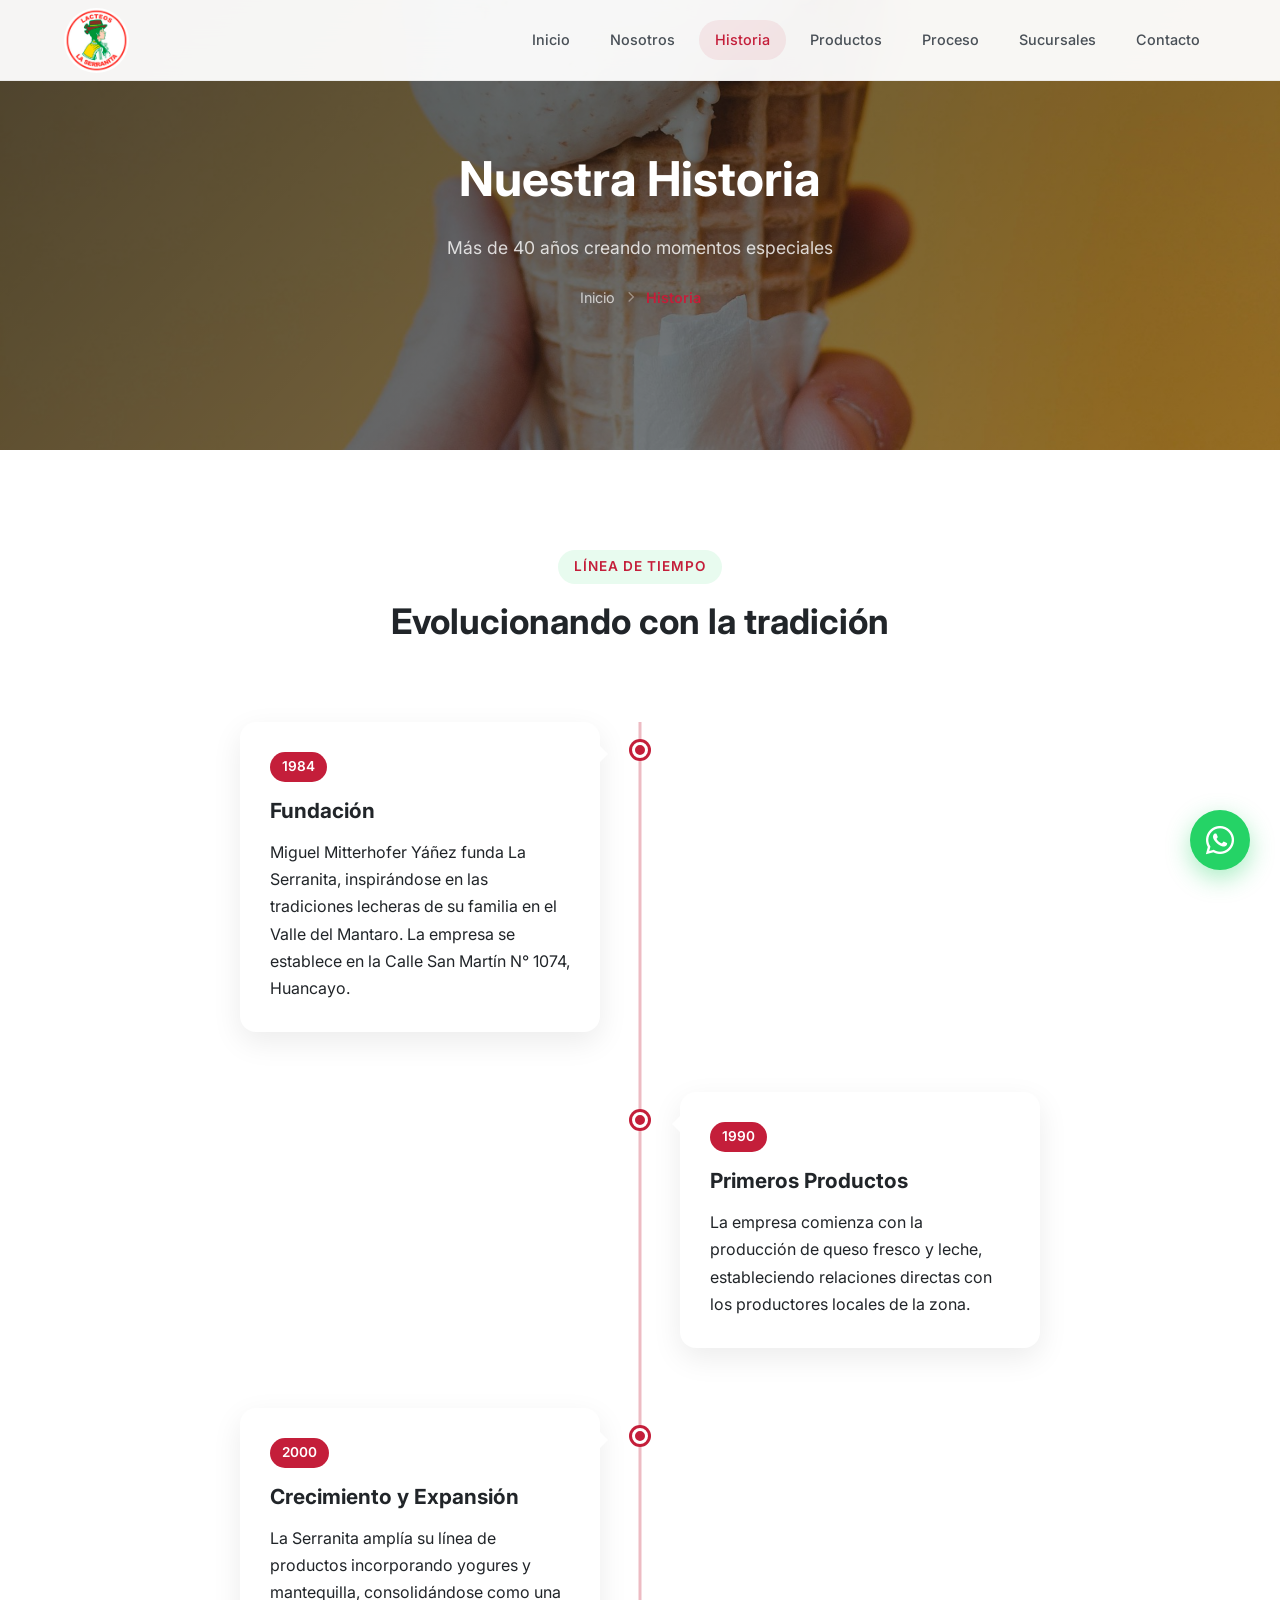
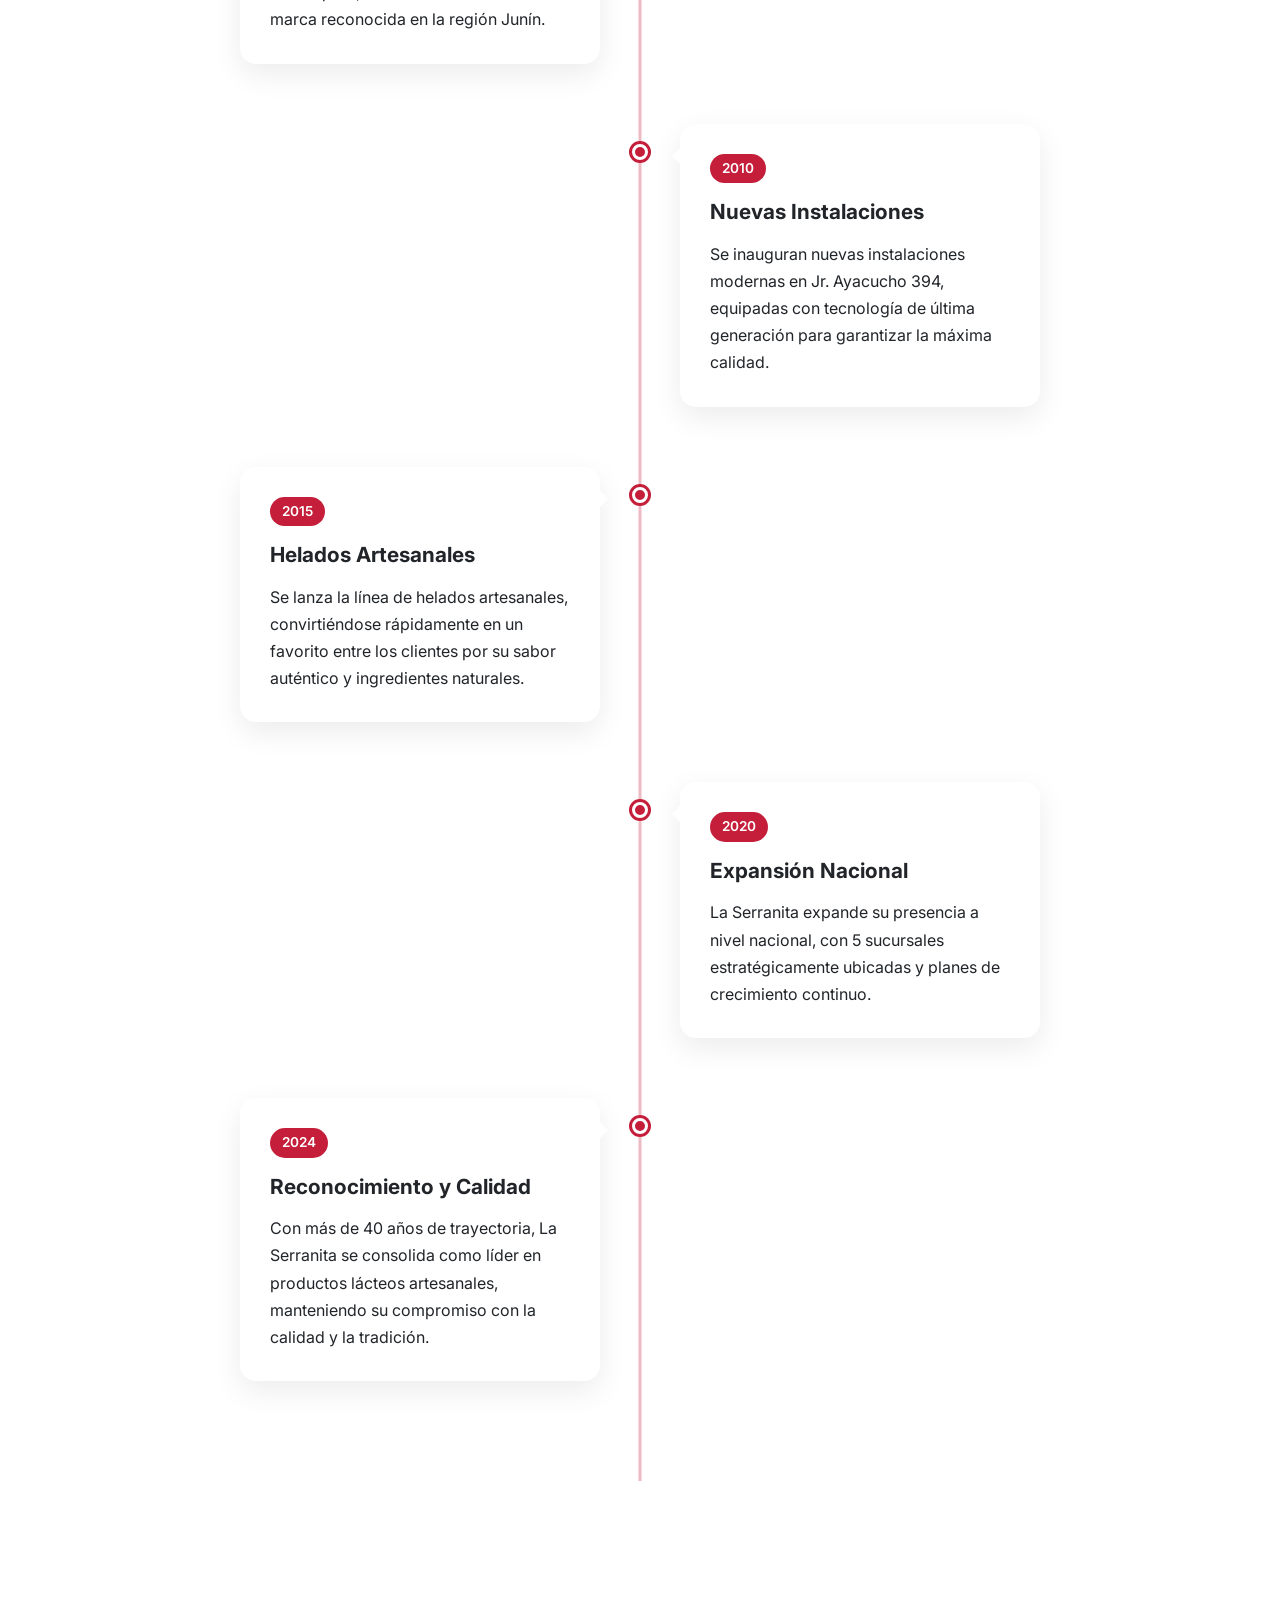
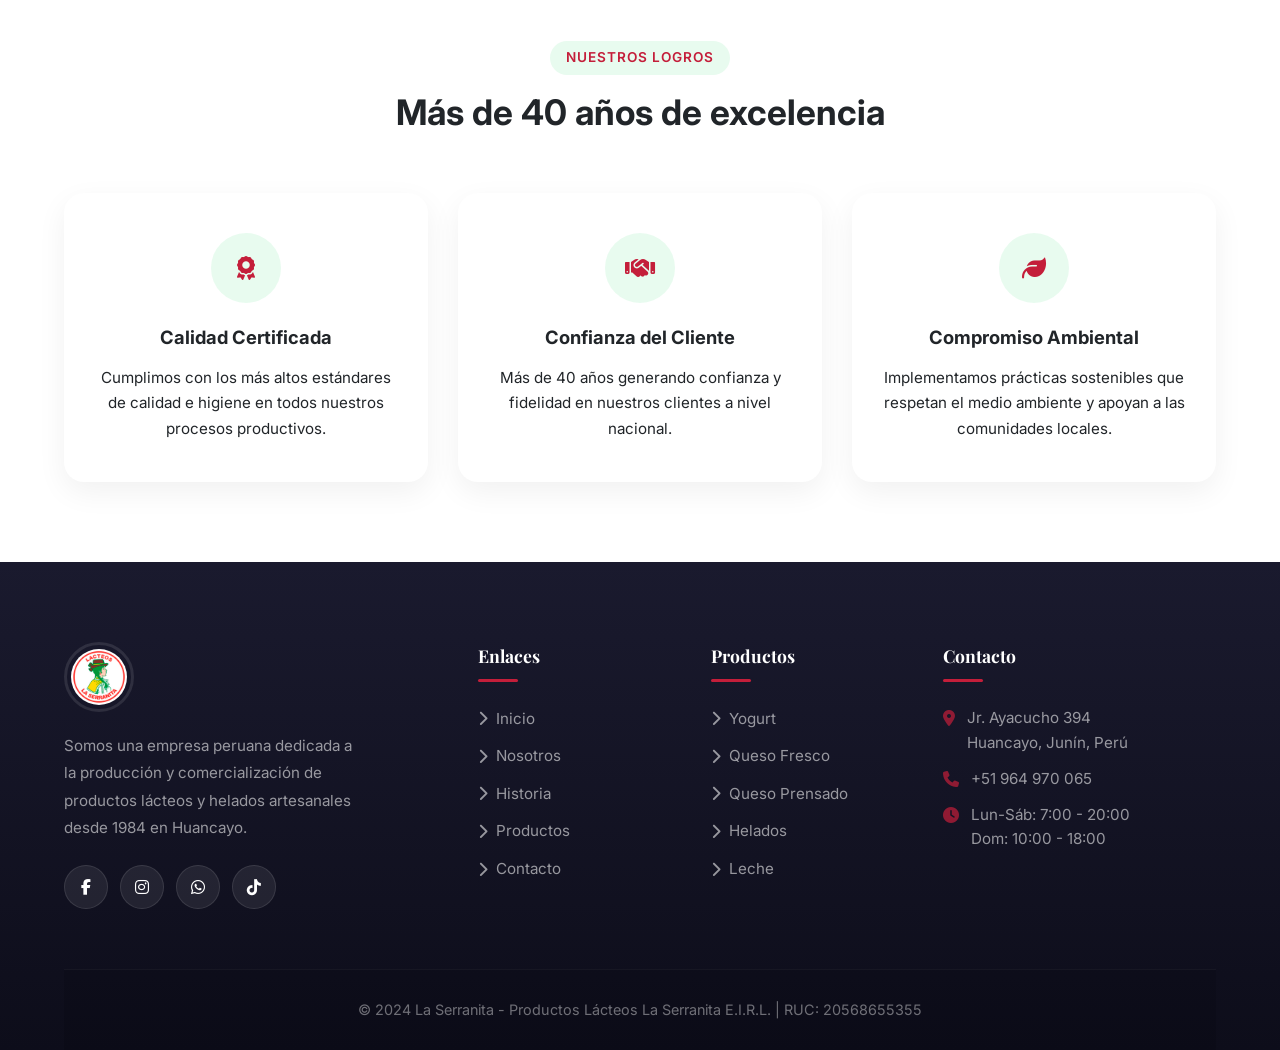
<file: LaSerranita/historia.html>
<!DOCTYPE html>
<!-- ============================================
     ARCHIVO: historia.html
     DESCRIPCIÓN: Página de historia/timeline de La Serranita
     CONTIENE: Línea de tiempo con eventos históricos
     ============================================ -->
<html lang="es">
<head>
    <meta charset="UTF-8">
    <meta name="viewport" content="width=device-width, initial-scale=1.0">
    <title>Historia | La Serranita</title>
    <meta name="description" content="Conoce la historia de La Serranita, desde 1984 hasta la actualidad.">
    <link rel="preconnect" href="https://fonts.googleapis.com">
    <link rel="preconnect" href="https://fonts.gstatic.com" crossorigin>
    <link href="https://fonts.googleapis.com/css2?family=Playfair+Display:wght@400;500;600;700&family=Inter:wght@300;400;500;600;700&display=swap" rel="stylesheet">
    <link rel="stylesheet" href="https://cdnjs.cloudflare.com/ajax/libs/font-awesome/6.5.0/css/all.min.css">
    <link rel="stylesheet" href="base.css">
    <link rel="stylesheet" href="stylesHistoria.css">
</head>
<body>

    <!-- ========== PRELOADER ========== -->
    <div class="preloader" id="preloader">
        <div class="preloader-inner">
            <div class="preloader-spinner"></div>
            <p>La Serranita</p>
        </div>
    </div>

    <!-- ========== HEADER ========== -->
    <header class="header" id="header">
        <div class="header-inner">
            <a href="index.html" class="logo">
                <img src="assets/logo.jpg" alt="La Serranita">
            </a>
            <nav class="nav" id="nav">
                <a href="index.html" class="nav-link">Inicio</a>
                <a href="nosotros.html" class="nav-link">Nosotros</a>
                <a href="historia.html" class="nav-link active">Historia</a>
                <a href="productos.html" class="nav-link">Productos</a>
                <a href="proceso.html" class="nav-link">Proceso</a>
                <a href="sucursales.html" class="nav-link">Sucursales</a>
                <a href="contacto.html" class="nav-link">Contacto</a>
            </nav>
            <button class="nav-toggle" id="navToggle">
                <span></span>
                <span></span>
                <span></span>
            </button>
        </div>
    </header>

    <!-- ========== BANNER DE PÁGINA ========== -->
    <section class="page-banner">
        <div class="page-banner-bg" style="background-image: url('assets/hero3.jpg');"></div>
        <div class="page-banner-overlay"></div>
        <div class="page-banner-content">
            <h1 class="page-title">Nuestra Historia</h1>
            <p class="page-subtitle">Más de 40 años creando momentos especiales</p>
            <div class="breadcrumb">
                <a href="index.html">Inicio</a>
                <span><i class="fas fa-chevron-right"></i></span>
                <a href="historia.html" class="active">Historia</a>
            </div>
        </div>
    </section>

    <!-- ========== LÍNEA DE TIEMPO ========== -->
    <section class="section section-timeline">
        <div class="container">
            <div class="section-header">
                <span class="section-tag">Línea de Tiempo</span>
                <h2 class="section-title">Evolucionando con la tradición</h2>
            </div>
            
            <!-- Timeline -->
            <div class="timeline">
                <!-- Evento 1: Fundación -->
                <div class="timeline-item">
                    <div class="timeline-content">
                        <div class="timeline-year">1984</div>
                        <h3>Fundación</h3>
                        <p>Miguel Mitterhofer Yáñez funda La Serranita, inspirándose en las tradiciones lecheras de su familia en el Valle del Mantaro. La empresa se establece en la Calle San Martín N° 1074, Huancayo.</p>
                    </div>
                </div>
                
                <!-- Evento 2: Primeros productos -->
                <div class="timeline-item">
                    <div class="timeline-content">
                        <div class="timeline-year">1990</div>
                        <h3>Primeros Productos</h3>
                        <p>La empresa comienza con la producción de queso fresco y leche, estableciendo relaciones directas con los productores locales de la zona.</p>
                    </div>
                </div>
                
                <!-- Evento 3: Expansión -->
                <div class="timeline-item">
                    <div class="timeline-content">
                        <div class="timeline-year">2000</div>
                        <h3>Crecimiento y Expansión</h3>
                        <p>La Serranita amplía su línea de productos incorporando yogures y mantequilla, consolidándose como una marca reconocida en la región Junín.</p>
                    </div>
                </div>
                
                <!-- Evento 4: Nuevas instalaciones -->
                <div class="timeline-item">
                    <div class="timeline-content">
                        <div class="timeline-year">2010</div>
                        <h3>Nuevas Instalaciones</h3>
                        <p>Se inauguran nuevas instalaciones modernas en Jr. Ayacucho 394, equipadas con tecnología de última generación para garantizar la máxima calidad.</p>
                    </div>
                </div>
                
                <!-- Evento 5: Línea de helados -->
                <div class="timeline-item">
                    <div class="timeline-content">
                        <div class="timeline-year">2015</div>
                        <h3>Helados Artesanales</h3>
                        <p>Se lanza la línea de helados artesanales, convirtiéndose rápidamente en un favorito entre los clientes por su sabor auténtico y ingredientes naturales.</p>
                    </div>
                </div>
                
                <!-- Evento 6: Expansión regional -->
                <div class="timeline-item">
                    <div class="timeline-content">
                        <div class="timeline-year">2020</div>
                        <h3>Expansión Nacional</h3>
                        <p>La Serranita expande su presencia a nivel nacional, con 5 sucursales estratégicamente ubicadas y planes de crecimiento continuo.</p>
                    </div>
                </div>
                
                <!-- Evento 7: Actualidad -->
                <div class="timeline-item">
                    <div class="timeline-content">
                        <div class="timeline-year">2024</div>
                        <h3>Reconocimiento y Calidad</h3>
                        <p>Con más de 40 años de trayectoria, La Serranita se consolida como líder en productos lácteos artesanales, manteniendo su compromiso con la calidad y la tradición.</p>
                    </div>
                </div>
            </div>
        </div>
    </section>

    <!-- ========== LOGROS ========== -->
    <section class="section section-achievements">
        <div class="container">
            <div class="section-header">
                <span class="section-tag">Nuestros Logros</span>
                <h2 class="section-title">Más de 40 años de excelencia</h2>
            </div>
            <div class="achievements-grid">
                <div class="achievement-card">
                    <div class="achievement-icon">
                        <i class="fas fa-award"></i>
                    </div>
                    <h4>Calidad Certificada</h4>
                    <p>Cumplimos con los más altos estándares de calidad e higiene en todos nuestros procesos productivos.</p>
                </div>
                <div class="achievement-card">
                    <div class="achievement-icon">
                        <i class="fas fa-handshake"></i>
                    </div>
                    <h4>Confianza del Cliente</h4>
                    <p>Más de 40 años generando confianza y fidelidad en nuestros clientes a nivel nacional.</p>
                </div>
                <div class="achievement-card">
                    <div class="achievement-icon">
                        <i class="fas fa-leaf"></i>
                    </div>
                    <h4>Compromiso Ambiental</h4>
                    <p>Implementamos prácticas sostenibles que respetan el medio ambiente y apoyan a las comunidades locales.</p>
                </div>
            </div>
        </div>
    </section>

    <!-- ========== FOOTER ========== -->
    <footer class="footer">
        <div class="container">
            <div class="footer-grid">
                <div class="footer-col footer-brand">
                    <img src="assets/logo.jpg" alt="La Serranita" class="footer-logo">
                    <p>Somos una empresa peruana dedicada a la producción y comercialización de productos lácteos y helados artesanales desde 1984 en Huancayo.</p>
                    <div class="footer-social">
                        <a href="https://www.facebook.com/laserranitahyo/" target="_blank" aria-label="Facebook"><i class="fab fa-facebook-f"></i></a>
                        <a href="https://www.instagram.com/laserranitaperu/" target="_blank" aria-label="Instagram"><i class="fab fa-instagram"></i></a>
                        <a href="https://wa.me/51964970065" target="_blank" aria-label="WhatsApp"><i class="fab fa-whatsapp"></i></a>
                        <a href="https://www.tiktok.com/@laserranitaperu" target="_blank" aria-label="TikTok"><i class="fab fa-tiktok"></i></a>
                    </div>
                </div>
                <div class="footer-col">
                    <h4>Enlaces</h4>
                    <ul>
                        <li><a href="index.html"><i class="fas fa-chevron-right"></i> Inicio</a></li>
                        <li><a href="nosotros.html"><i class="fas fa-chevron-right"></i> Nosotros</a></li>
                        <li><a href="historia.html"><i class="fas fa-chevron-right"></i> Historia</a></li>
                        <li><a href="productos.html"><i class="fas fa-chevron-right"></i> Productos</a></li>
                        <li><a href="contacto.html"><i class="fas fa-chevron-right"></i> Contacto</a></li>
                    </ul>
                </div>
                <div class="footer-col">
                    <h4>Productos</h4>
                    <ul>
                        <li><a href="productos.html"><i class="fas fa-chevron-right"></i> Yogurt</a></li>
                        <li><a href="productos.html"><i class="fas fa-chevron-right"></i> Queso Fresco</a></li>
                        <li><a href="productos.html"><i class="fas fa-chevron-right"></i> Queso Prensado</a></li>
                        <li><a href="productos.html"><i class="fas fa-chevron-right"></i> Helados</a></li>
                        <li><a href="productos.html"><i class="fas fa-chevron-right"></i> Leche</a></li>
                    </ul>
                </div>
                <div class="footer-col">
                    <h4>Contacto</h4>
                    <ul class="footer-contact">
                        <li><i class="fas fa-map-marker-alt"></i><span>Jr. Ayacucho 394<br>Huancayo, Junín, Perú</span></li>
                        <li><i class="fas fa-phone"></i><span>+51 964 970 065</span></li>
                        <li><i class="fas fa-clock"></i><span>Lun-Sáb: 7:00 - 20:00<br>Dom: 10:00 - 18:00</span></li>
                    </ul>
                </div>
            </div>
            <div class="footer-bottom">
                <p>&copy; 2024 La Serranita - Productos Lácteos La Serranita E.I.R.L. | RUC: 20568655355</p>
            </div>
        </div>
    </footer>

    <!-- ========== BOTONES FLOTANTES ========== -->
    <a href="https://wa.me/51964970065" class="whatsapp-fab" target="_blank">
        <i class="fab fa-whatsapp"></i>
    </a>
    <button class="back-to-top" id="backToTop">
        <i class="fas fa-arrow-up"></i>
    </button>

    <!-- ========== SCRIPTS ========== -->
    <script src="scriptBase.js"></script>
</body>
</html>
</file>
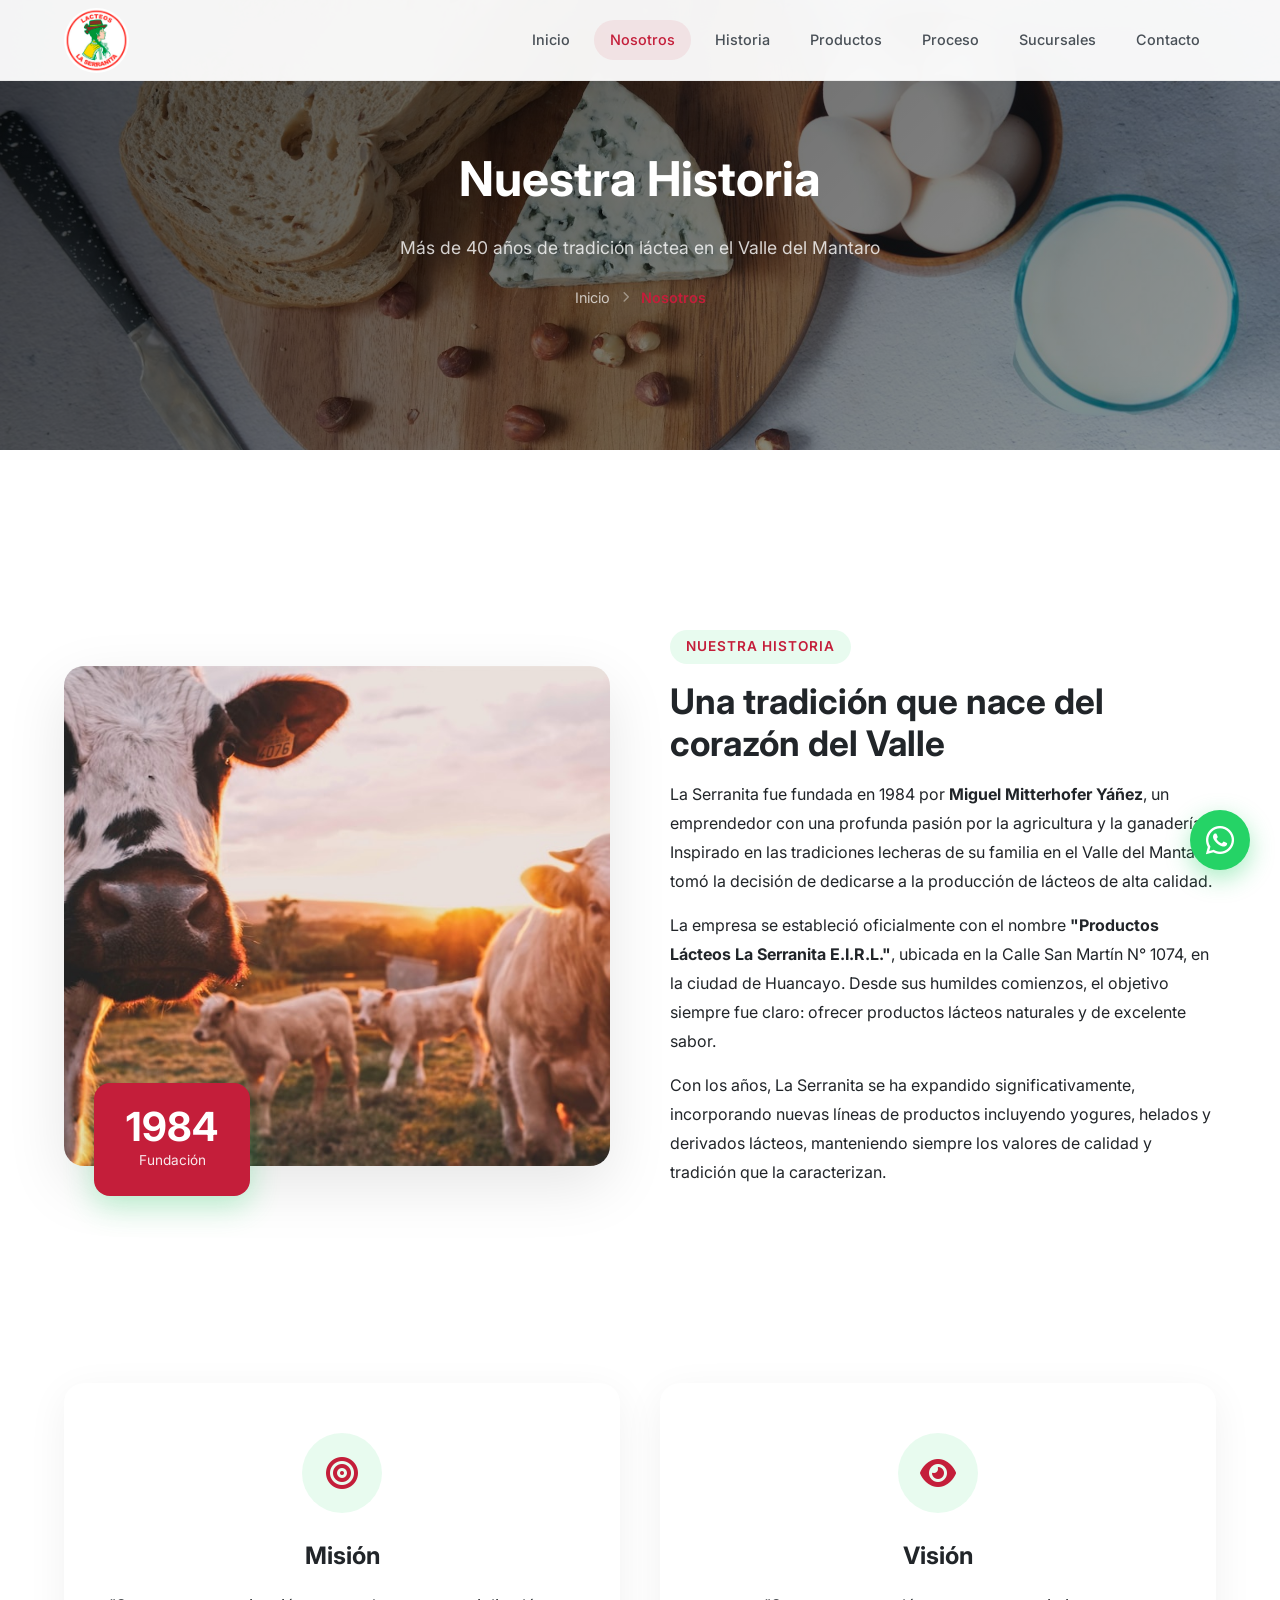
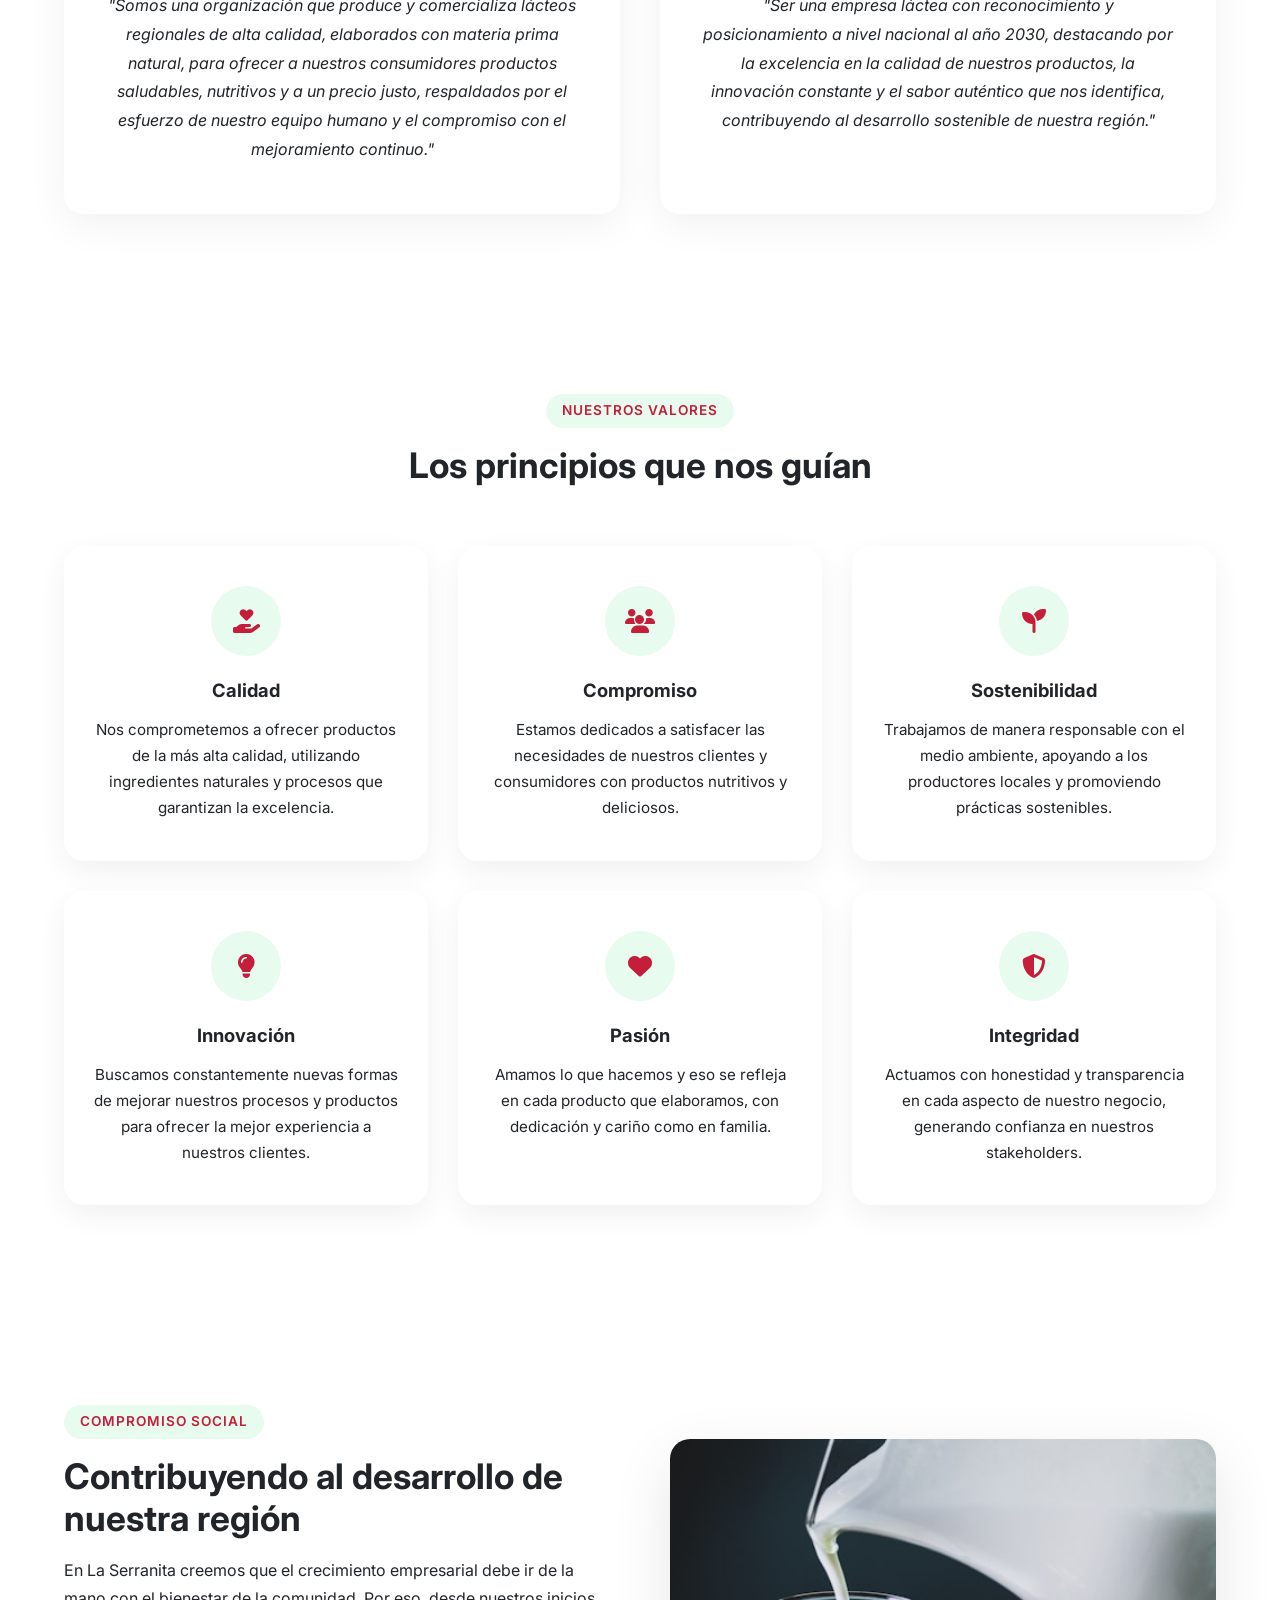
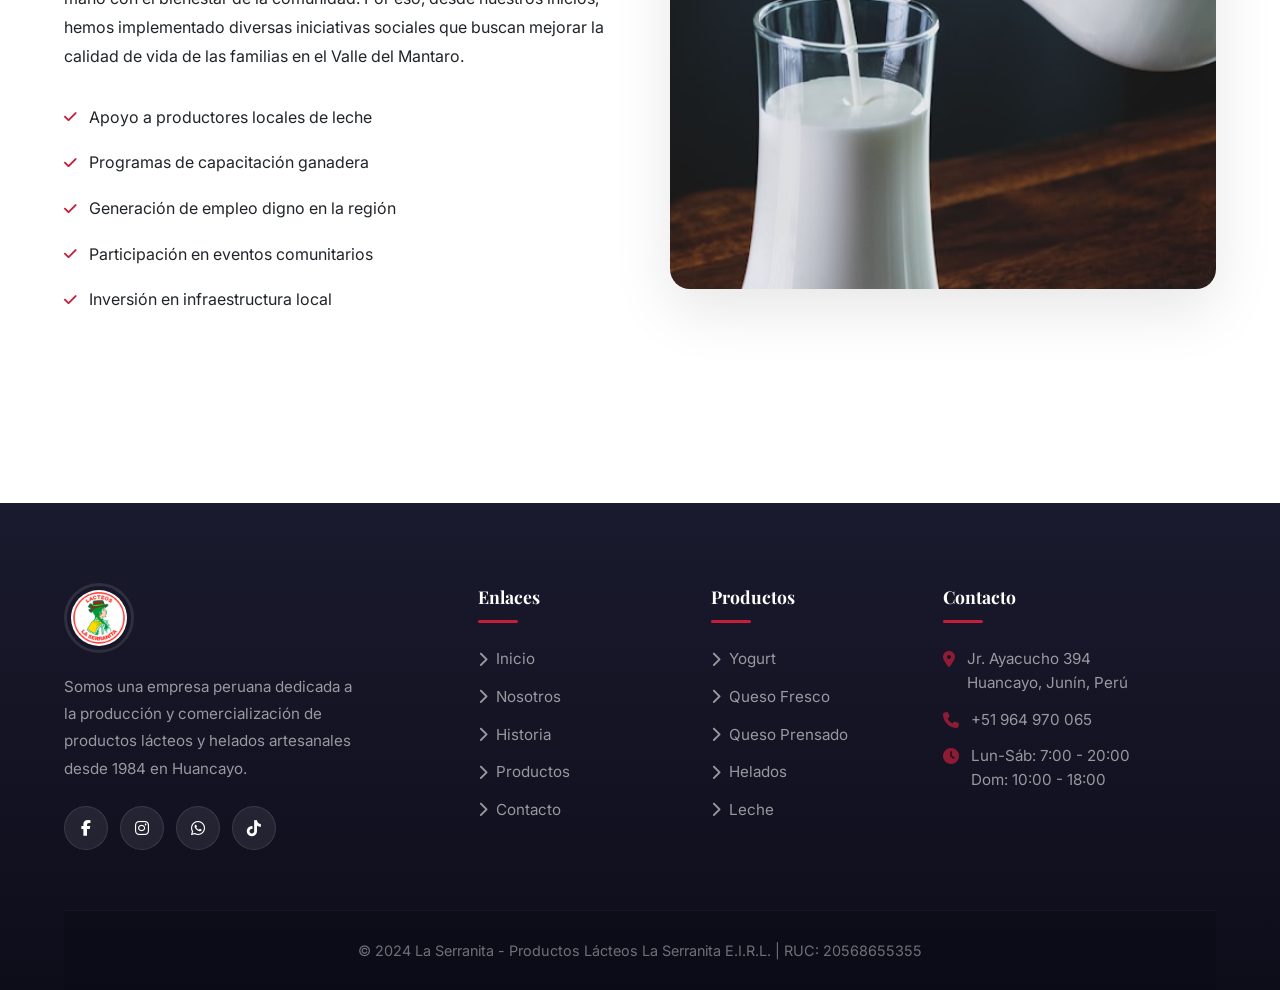
<file: LaSerranita/nosotros.html>
<!DOCTYPE html>
<!-- ============================================
     ARCHIVO: nosotros.html
     DESCRIPCIÓN: Página "Nosotros" de La Serranita
     CONTIENE: Historia completa, misión, visión, valores, compromiso social
     ============================================ -->
<html lang="es">
<head>
    <meta charset="UTF-8">
    <meta name="viewport" content="width=device-width, initial-scale=1.0">
    <title>Nosotros | La Serranita</title>
    <meta name="description" content="Conoce la historia de La Serranita, empresa láctea peruana desde 1984.">
    <link rel="preconnect" href="https://fonts.googleapis.com">
    <link rel="preconnect" href="https://fonts.gstatic.com" crossorigin>
    <link href="https://fonts.googleapis.com/css2?family=Playfair+Display:wght@400;500;600;700&family=Inter:wght@300;400;500;600;700&display=swap" rel="stylesheet">
    <link rel="stylesheet" href="https://cdnjs.cloudflare.com/ajax/libs/font-awesome/6.5.0/css/all.min.css">
    <link rel="stylesheet" href="base.css">
    <link rel="stylesheet" href="stylesNosotros.css">
</head>
<body>

    <!-- ========== PRELOADER ========== -->
    <div class="preloader" id="preloader">
        <div class="preloader-inner">
            <div class="preloader-spinner"></div>
            <p>La Serranita</p>
        </div>
    </div>

    <!-- ========== HEADER ========== -->
    <header class="header" id="header">
        <div class="header-inner">
            <a href="index.html" class="logo">
                <img src="assets/logo.jpg" alt="La Serranita">
            </a>
            <nav class="nav" id="nav">
                <a href="index.html" class="nav-link">Inicio</a>
                <a href="nosotros.html" class="nav-link active">Nosotros</a>
                <a href="historia.html" class="nav-link">Historia</a>
                <a href="productos.html" class="nav-link">Productos</a>
                <a href="proceso.html" class="nav-link">Proceso</a>
                <a href="sucursales.html" class="nav-link">Sucursales</a>
                <a href="contacto.html" class="nav-link">Contacto</a>
            </nav>
            <button class="nav-toggle" id="navToggle">
                <span></span>
                <span></span>
                <span></span>
            </button>
        </div>
    </header>

    <!-- ========== BANNER DE PÁGINA ========== -->
    <section class="page-banner">
        <div class="page-banner-bg" style="background-image: url('assets/hero2.jpg');"></div>
        <div class="page-banner-overlay"></div>
        <div class="page-banner-content">
            <h1 class="page-title">Nuestra Historia</h1>
            <p class="page-subtitle">Más de 40 años de tradición láctea en el Valle del Mantaro</p>
            <div class="breadcrumb">
                <a href="index.html">Inicio</a>
                <span><i class="fas fa-chevron-right"></i></span>
                <a href="nosotros.html" class="active">Nosotros</a>
            </div>
        </div>
    </section>

    <!-- ========== CONTENIDO PRINCIPAL ========== -->
    <main class="main-content">

        <!-- HISTORIA COMPLETA -->
        <section class="section section-history">
            <div class="container">
                <div class="history-grid">
                    <!-- Imagen de la historia -->
                    <div class="history-image">
                        <img src="assets/about.jpg" alt="Historia de La Serranita">
                        <!-- Badge de fundación -->
                        <div class="founding-badge">
                            <span class="founding-year">1984</span>
                            <span class="founding-text">Fundación</span>
                        </div>
                    </div>
                    <!-- Contenido de la historia -->
                    <div class="history-content">
                        <span class="section-tag">Nuestra Historia</span>
                        <h2 class="section-title">Una tradición que nace del corazón del Valle</h2>
                        <p>La Serranita fue fundada en 1984 por <strong>Miguel Mitterhofer Yáñez</strong>, un emprendedor con una profunda pasión por la agricultura y la ganadería. Inspirado en las tradiciones lecheras de su familia en el Valle del Mantaro, tomó la decisión de dedicarse a la producción de lácteos de alta calidad.</p>
                        <p>La empresa se estableció oficialmente con el nombre <strong>"Productos Lácteos La Serranita E.I.R.L."</strong>, ubicada en la Calle San Martín N° 1074, en la ciudad de Huancayo. Desde sus humildes comienzos, el objetivo siempre fue claro: ofrecer productos lácteos naturales y de excelente sabor.</p>
                        <p>Con los años, La Serranita se ha expandido significativamente, incorporando nuevas líneas de productos incluyendo yogures, helados y derivados lácteos, manteniendo siempre los valores de calidad y tradición que la caracterizan.</p>
                    </div>
                </div>
            </div>
        </section>

        <!-- MISIÓN Y VISIÓN -->
        <section class="section section-mission">
            <div class="container">
                <div class="mission-grid">
                    <div class="mission-card">
                        <div class="mission-icon">
                            <i class="fas fa-bullseye"></i>
                        </div>
                        <h3>Misión</h3>
                        <p>"Somos una organización que produce y comercializa lácteos regionales de alta calidad, elaborados con materia prima natural, para ofrecer a nuestros consumidores productos saludables, nutritivos y a un precio justo, respaldados por el esfuerzo de nuestro equipo humano y el compromiso con el mejoramiento continuo."</p>
                    </div>
                    <div class="mission-card">
                        <div class="mission-icon">
                            <i class="fas fa-eye"></i>
                        </div>
                        <h3>Visión</h3>
                        <p>"Ser una empresa láctea con reconocimiento y posicionamiento a nivel nacional al año 2030, destacando por la excelencia en la calidad de nuestros productos, la innovación constante y el sabor auténtico que nos identifica, contribuyendo al desarrollo sostenible de nuestra región."</p>
                    </div>
                </div>
            </div>
        </section>

        <!-- VALORES -->
        <section class="section section-values">
            <div class="container">
                <div class="section-header">
                    <span class="section-tag">Nuestros Valores</span>
                    <h2 class="section-title">Los principios que nos guían</h2>
                </div>
                <div class="values-grid">
                    <div class="value-card">
                        <div class="value-icon">
                            <i class="fas fa-hand-holding-heart"></i>
                        </div>
                        <h4>Calidad</h4>
                        <p>Nos comprometemos a ofrecer productos de la más alta calidad, utilizando ingredientes naturales y procesos que garantizan la excelencia.</p>
                    </div>
                    <div class="value-card">
                        <div class="value-icon">
                            <i class="fas fa-users"></i>
                        </div>
                        <h4>Compromiso</h4>
                        <p>Estamos dedicados a satisfacer las necesidades de nuestros clientes y consumidores con productos nutritivos y deliciosos.</p>
                    </div>
                    <div class="value-card">
                        <div class="value-icon">
                            <i class="fas fa-seedling"></i>
                        </div>
                        <h4>Sostenibilidad</h4>
                        <p>Trabajamos de manera responsable con el medio ambiente, apoyando a los productores locales y promoviendo prácticas sostenibles.</p>
                    </div>
                    <div class="value-card">
                        <div class="value-icon">
                            <i class="fas fa-lightbulb"></i>
                        </div>
                        <h4>Innovación</h4>
                        <p>Buscamos constantemente nuevas formas de mejorar nuestros procesos y productos para ofrecer la mejor experiencia a nuestros clientes.</p>
                    </div>
                    <div class="value-card">
                        <div class="value-icon">
                            <i class="fas fa-heart"></i>
                        </div>
                        <h4>Pasión</h4>
                        <p>Amamos lo que hacemos y eso se refleja en cada producto que elaboramos, con dedicación y cariño como en familia.</p>
                    </div>
                    <div class="value-card">
                        <div class="value-icon">
                            <i class="fas fa-shield-alt"></i>
                        </div>
                        <h4>Integridad</h4>
                        <p>Actuamos con honestidad y transparencia en cada aspecto de nuestro negocio, generando confianza en nuestros stakeholders.</p>
                    </div>
                </div>
            </div>
        </section>

        <!-- COMPROMISO SOCIAL -->
        <section class="section section-social">
            <div class="container">
                <div class="social-grid">
                    <div class="social-content">
                        <span class="section-tag">Compromiso Social</span>
                        <h2 class="section-title">Contribuyendo al desarrollo de nuestra región</h2>
                        <p>En La Serranita creemos que el crecimiento empresarial debe ir de la mano con el bienestar de la comunidad. Por eso, desde nuestros inicios, hemos implementado diversas iniciativas sociales que buscan mejorar la calidad de vida de las familias en el Valle del Mantaro.</p>
                        <ul class="social-list">
                            <li><i class="fas fa-check"></i> Apoyo a productores locales de leche</li>
                            <li><i class="fas fa-check"></i> Programas de capacitación ganadera</li>
                            <li><i class="fas fa-check"></i> Generación de empleo digno en la región</li>
                            <li><i class="fas fa-check"></i> Participación en eventos comunitarios</li>
                            <li><i class="fas fa-check"></i> Inversión en infraestructura local</li>
                        </ul>
                    </div>
                    <div class="social-image">
                        <img src="assets/gallery1.jpg" alt="Compromiso Social La Serranita">
                    </div>
                </div>
            </div>
        </section>

    </main>

    <!-- ========== FOOTER ========== -->
    <footer class="footer">
        <div class="container">
            <div class="footer-grid">
                <div class="footer-col footer-brand">
                    <img src="assets/logo.jpg" alt="La Serranita" class="footer-logo">
                    <p>Somos una empresa peruana dedicada a la producción y comercialización de productos lácteos y helados artesanales desde 1984 en Huancayo.</p>
                    <div class="footer-social">
                        <a href="https://www.facebook.com/laserranitahyo/" target="_blank" aria-label="Facebook"><i class="fab fa-facebook-f"></i></a>
                        <a href="https://www.instagram.com/laserranitaperu/" target="_blank" aria-label="Instagram"><i class="fab fa-instagram"></i></a>
                        <a href="https://wa.me/51964970065" target="_blank" aria-label="WhatsApp"><i class="fab fa-whatsapp"></i></a>
                        <a href="https://www.tiktok.com/@laserranitaperu" target="_blank" aria-label="TikTok"><i class="fab fa-tiktok"></i></a>
                    </div>
                </div>
                <div class="footer-col">
                    <h4>Enlaces</h4>
                    <ul>
                        <li><a href="index.html"><i class="fas fa-chevron-right"></i> Inicio</a></li>
                        <li><a href="nosotros.html"><i class="fas fa-chevron-right"></i> Nosotros</a></li>
                        <li><a href="historia.html"><i class="fas fa-chevron-right"></i> Historia</a></li>
                        <li><a href="productos.html"><i class="fas fa-chevron-right"></i> Productos</a></li>
                        <li><a href="contacto.html"><i class="fas fa-chevron-right"></i> Contacto</a></li>
                    </ul>
                </div>
                <div class="footer-col">
                    <h4>Productos</h4>
                    <ul>
                        <li><a href="productos.html"><i class="fas fa-chevron-right"></i> Yogurt</a></li>
                        <li><a href="productos.html"><i class="fas fa-chevron-right"></i> Queso Fresco</a></li>
                        <li><a href="productos.html"><i class="fas fa-chevron-right"></i> Queso Prensado</a></li>
                        <li><a href="productos.html"><i class="fas fa-chevron-right"></i> Helados</a></li>
                        <li><a href="productos.html"><i class="fas fa-chevron-right"></i> Leche</a></li>
                    </ul>
                </div>
                <div class="footer-col">
                    <h4>Contacto</h4>
                    <ul class="footer-contact">
                        <li><i class="fas fa-map-marker-alt"></i><span>Jr. Ayacucho 394<br>Huancayo, Junín, Perú</span></li>
                        <li><i class="fas fa-phone"></i><span>+51 964 970 065</span></li>
                        <li><i class="fas fa-clock"></i><span>Lun-Sáb: 7:00 - 20:00<br>Dom: 10:00 - 18:00</span></li>
                    </ul>
                </div>
            </div>
            <div class="footer-bottom">
                <p>&copy; 2024 La Serranita - Productos Lácteos La Serranita E.I.R.L. | RUC: 20568655355</p>
            </div>
        </div>
    </footer>

    <!-- ========== BOTONES FLOTANTES ========== -->
    <a href="https://wa.me/51964970065" class="whatsapp-fab" target="_blank">
        <i class="fab fa-whatsapp"></i>
    </a>
    <button class="back-to-top" id="backToTop">
        <i class="fas fa-arrow-up"></i>
    </button>

    <!-- ========== SCRIPTS ========== -->
    <script src="scriptBase.js"></script>
    <script src="scriptNosotros.js"></script>
</body>
</html>
</file>
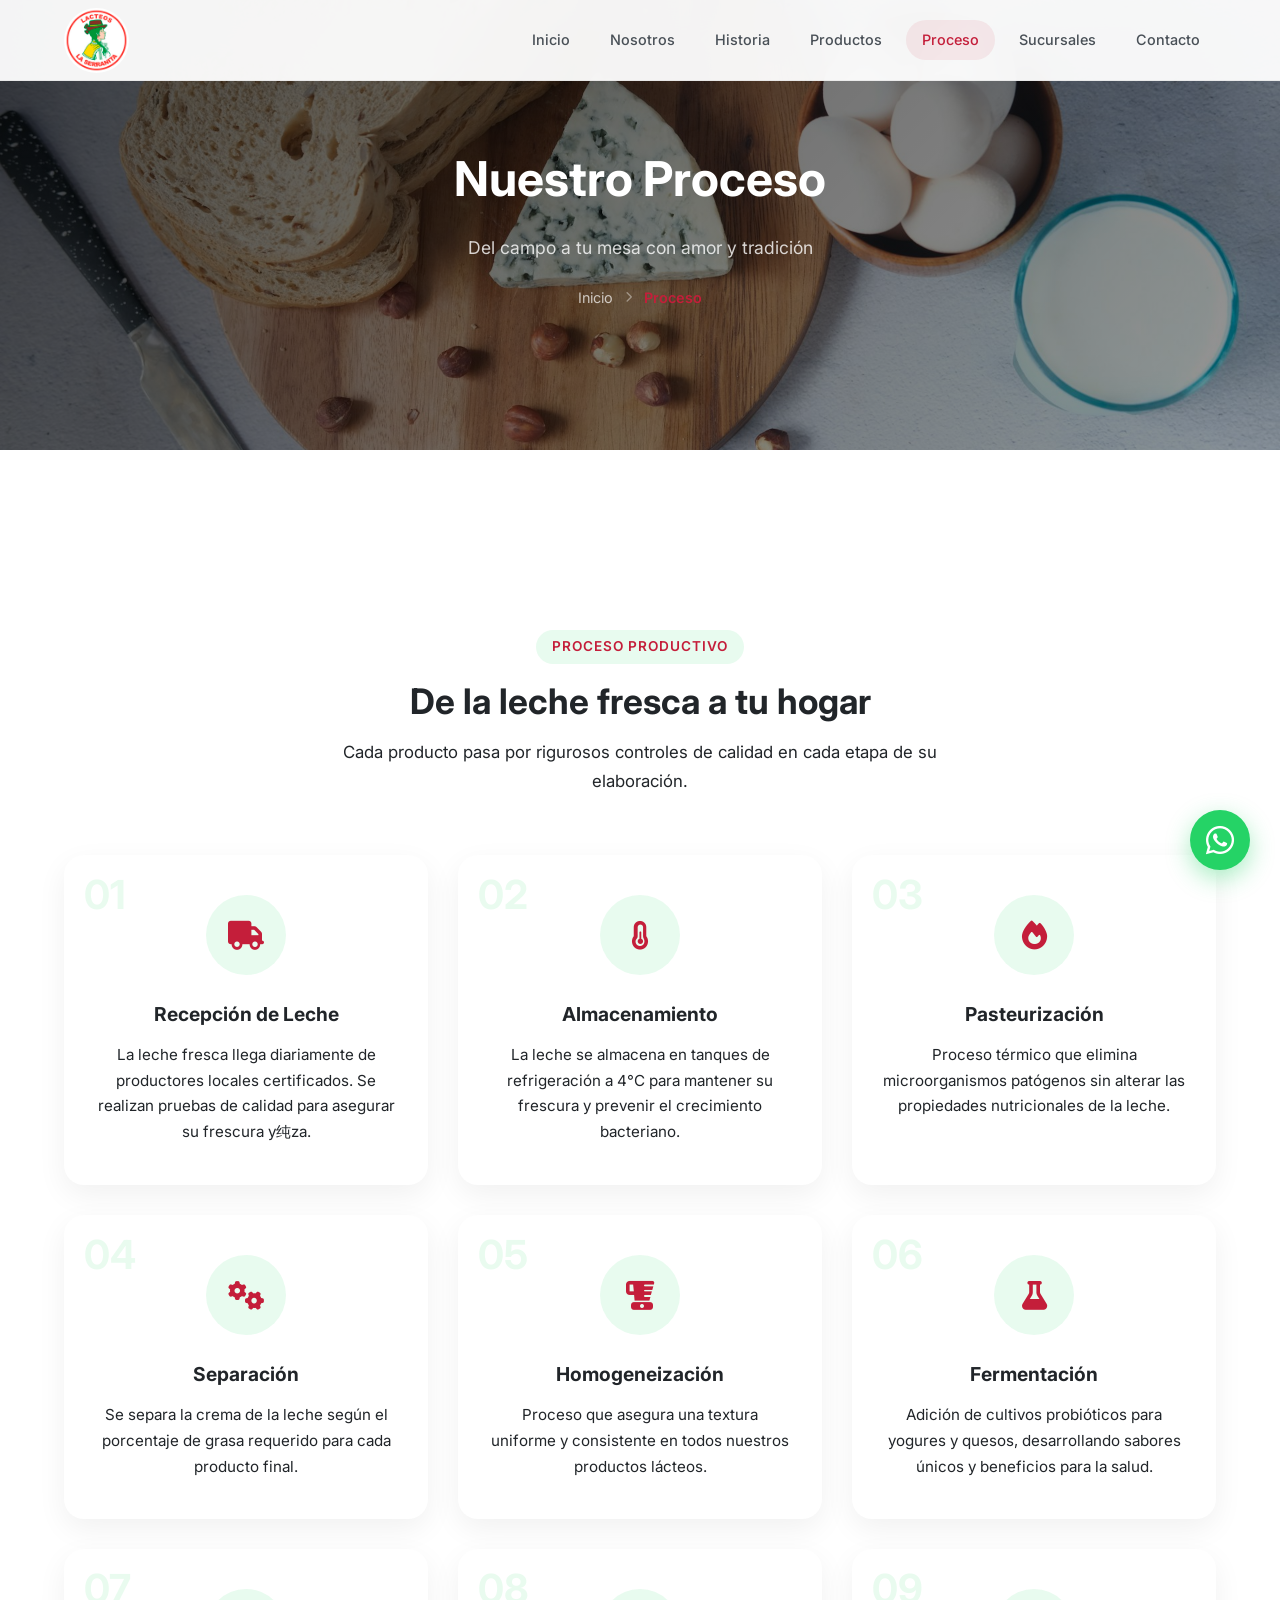
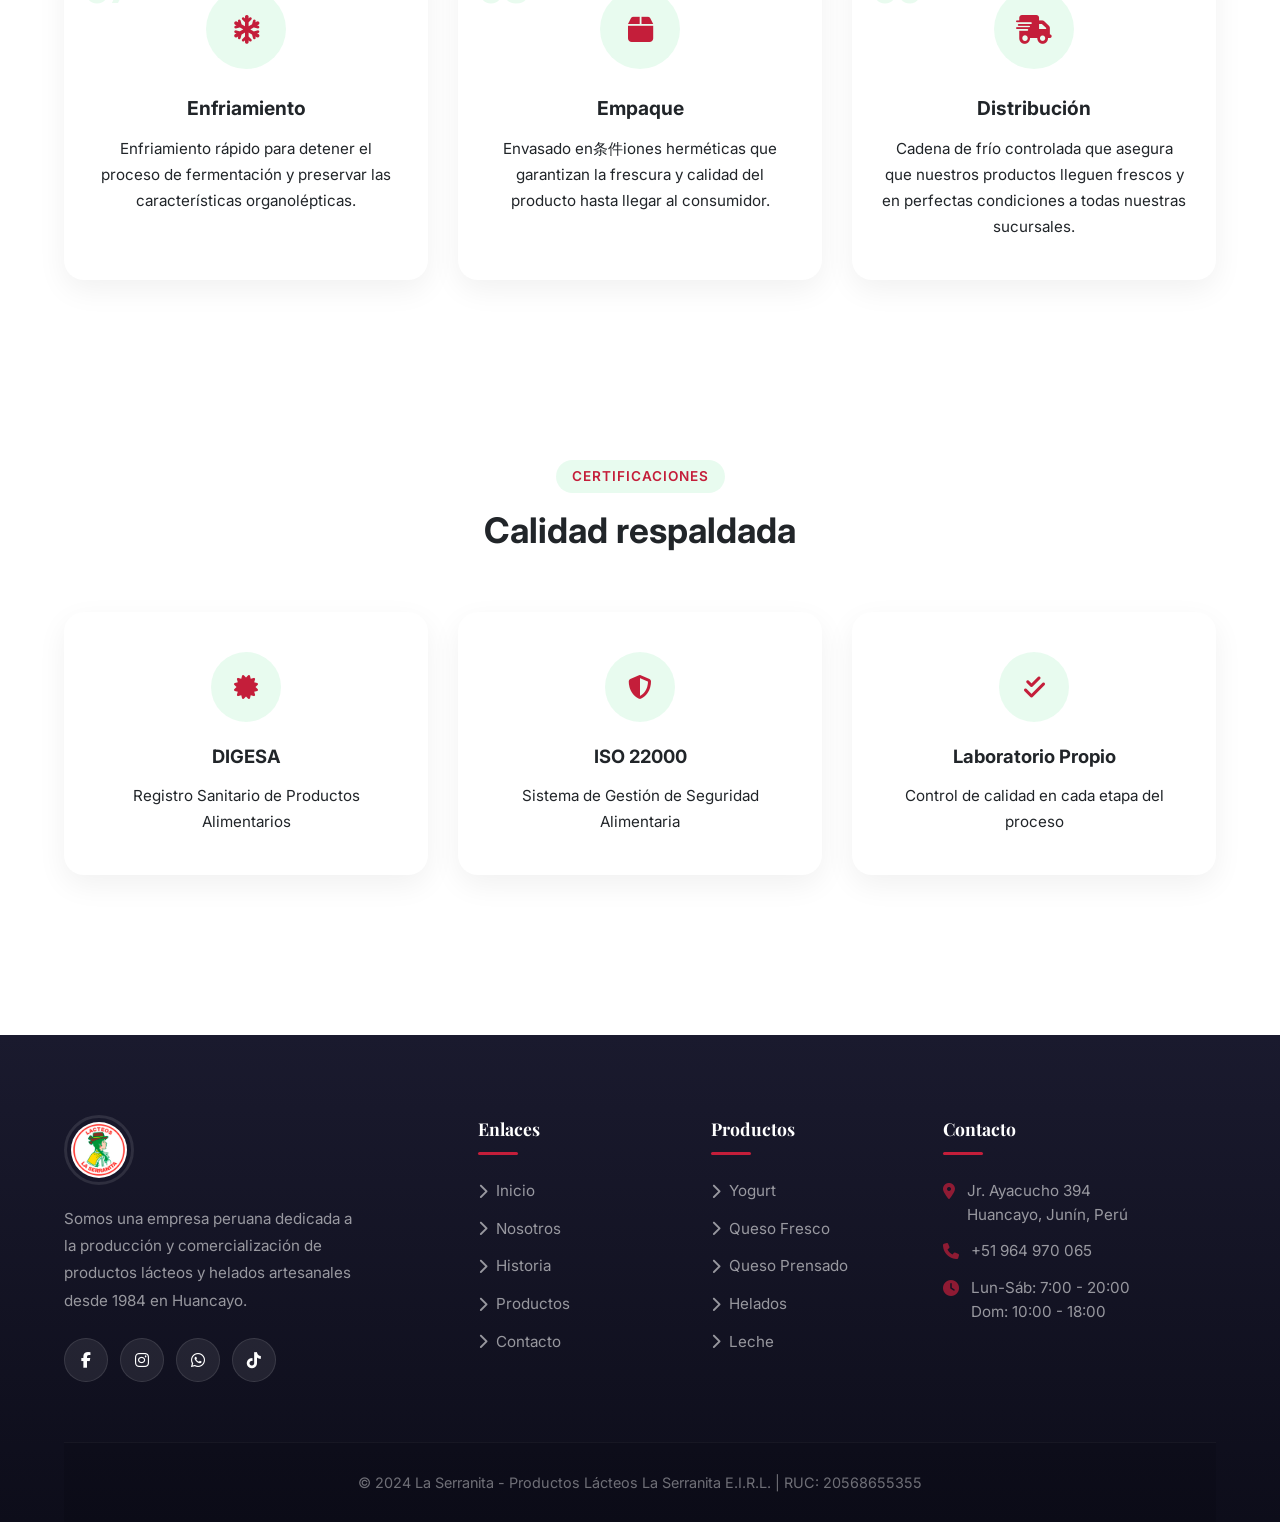
<file: LaSerranita/proceso.html>
<!DOCTYPE html>
<!-- ============================================
     ARCHIVO: proceso.html
     DESCRIPCIÓN: Página del proceso productivo de La Serranita
     CONTIENE: 9 pasos del proceso de elaboración
     ============================================ -->
<html lang="es">
<head>
    <meta charset="UTF-8">
    <meta name="viewport" content="width=device-width, initial-scale=1.0">
    <title>Proceso | La Serranita</title>
    <meta name="description" content="Conoce el proceso artesanal de elaboración de productos lácteos La Serranita.">
    <link rel="preconnect" href="https://fonts.googleapis.com">
    <link rel="preconnect" href="https://fonts.gstatic.com" crossorigin>
    <link href="https://fonts.googleapis.com/css2?family=Playfair+Display:wght@400;500;600;700&family=Inter:wght@300;400;500;600;700&display=swap" rel="stylesheet">
    <link rel="stylesheet" href="https://cdnjs.cloudflare.com/ajax/libs/font-awesome/6.5.0/css/all.min.css">
    <link rel="stylesheet" href="base.css">
    <link rel="stylesheet" href="stylesProceso.css">
</head>
<body>

    <!-- ========== PRELOADER ========== -->
    <div class="preloader" id="preloader">
        <div class="preloader-inner">
            <div class="preloader-spinner"></div>
            <p>La Serranita</p>
        </div>
    </div>

    <!-- ========== HEADER ========== -->
    <header class="header" id="header">
        <div class="header-inner">
            <a href="index.html" class="logo">
                <img src="assets/logo.jpg" alt="La Serranita">
            </a>
            <nav class="nav" id="nav">
                <a href="index.html" class="nav-link">Inicio</a>
                <a href="nosotros.html" class="nav-link">Nosotros</a>
                <a href="historia.html" class="nav-link">Historia</a>
                <a href="productos.html" class="nav-link">Productos</a>
                <a href="proceso.html" class="nav-link active">Proceso</a>
                <a href="sucursales.html" class="nav-link">Sucursales</a>
                <a href="contacto.html" class="nav-link">Contacto</a>
            </nav>
            <button class="nav-toggle" id="navToggle">
                <span></span>
                <span></span>
                <span></span>
            </button>
        </div>
    </header>

    <!-- ========== BANNER DE PÁGINA ========== -->
    <section class="page-banner">
        <div class="page-banner-bg" style="background-image: url('assets/hero2.jpg');"></div>
        <div class="page-banner-overlay"></div>
        <div class="page-banner-content">
            <h1 class="page-title">Nuestro Proceso</h1>
            <p class="page-subtitle">Del campo a tu mesa con amor y tradición</p>
            <div class="breadcrumb">
                <a href="index.html">Inicio</a>
                <span><i class="fas fa-chevron-right"></i></span>
                <a href="proceso.html" class="active">Proceso</a>
            </div>
        </div>
    </section>

    <!-- ========== CONTENIDO PRINCIPAL ========== -->
    <main class="main-content">

        <!-- PASOS DEL PROCESO -->
        <section class="section section-process">
            <div class="container">
                <div class="section-header">
                    <span class="section-tag">Proceso Productivo</span>
                    <h2 class="section-title">De la leche fresca a tu hogar</h2>
                    <p class="section-desc">Cada producto pasa por rigurosos controles de calidad en cada etapa de su elaboración.</p>
                </div>
                
                <!-- Grid de pasos del proceso -->
                <div class="process-grid">
                    
                    <!-- Paso 1: Recepción de leche -->
                    <div class="process-step">
                        <div class="step-number">01</div>
                        <div class="step-icon">
                            <i class="fas fa-truck"></i>
                        </div>
                        <h3>Recepción de Leche</h3>
                        <p>La leche fresca llega diariamente de productores locales certificados. Se realizan pruebas de calidad para asegurar su frescura y纯za.</p>
                    </div>
                    
                    <!-- Paso 2: Almacenamiento -->
                    <div class="process-step">
                        <div class="step-number">02</div>
                        <div class="step-icon">
                            <i class="fas fa-thermometer-half"></i>
                        </div>
                        <h3>Almacenamiento</h3>
                        <p>La leche se almacena en tanques de refrigeración a 4°C para mantener su frescura y prevenir el crecimiento bacteriano.</p>
                    </div>
                    
                    <!-- Paso 3: Pasteurización -->
                    <div class="process-step">
                        <div class="step-number">03</div>
                        <div class="step-icon">
                            <i class="fas fa-fire"></i>
                        </div>
                        <h3>Pasteurización</h3>
                        <p>Proceso térmico que elimina microorganismos patógenos sin alterar las propiedades nutricionales de la leche.</p>
                    </div>
                    
                    <!-- Paso 4: Separación -->
                    <div class="process-step">
                        <div class="step-number">04</div>
                        <div class="step-icon">
                            <i class="fas fa-cogs"></i>
                        </div>
                        <h3>Separación</h3>
                        <p>Se separa la crema de la leche según el porcentaje de grasa requerido para cada producto final.</p>
                    </div>
                    
                    <!-- Paso 5: Homogeneización -->
                    <div class="process-step">
                        <div class="step-number">05</div>
                        <div class="step-icon">
                            <i class="fas fa-blender"></i>
                        </div>
                        <h3>Homogeneización</h3>
                        <p>Proceso que asegura una textura uniforme y consistente en todos nuestros productos lácteos.</p>
                    </div>
                    
                    <!-- Paso 6: Fermentación -->
                    <div class="process-step">
                        <div class="step-number">06</div>
                        <div class="step-icon">
                            <i class="fas fa-flask"></i>
                        </div>
                        <h3>Fermentación</h3>
                        <p>Adición de cultivos probióticos para yogures y quesos, desarrollando sabores únicos y beneficios para la salud.</p>
                    </div>
                    
                    <!-- Paso 7: Enfriamiento -->
                    <div class="process-step">
                        <div class="step-number">07</div>
                        <div class="step-icon">
                            <i class="fas fa-snowflake"></i>
                        </div>
                        <h3>Enfriamiento</h3>
                        <p>Enfriamiento rápido para detener el proceso de fermentación y preservar las características organolépticas.</p>
                    </div>
                    
                    <!-- Paso 8: Empaque -->
                    <div class="process-step">
                        <div class="step-number">08</div>
                        <div class="step-icon">
                            <i class="fas fa-box"></i>
                        </div>
                        <h3>Empaque</h3>
                        <p>Envasado en条件iones herméticas que garantizan la frescura y calidad del producto hasta llegar al consumidor.</p>
                    </div>
                    
                    <!-- Paso 9: Distribución -->
                    <div class="process-step">
                        <div class="step-number">09</div>
                        <div class="step-icon">
                            <i class="fas fa-shipping-fast"></i>
                        </div>
                        <h3>Distribución</h3>
                        <p>Cadena de frío controlada que asegura que nuestros productos lleguen frescos y en perfectas condiciones a todas nuestras sucursales.</p>
                    </div>
                    
                </div>
            </div>
        </section>

        <!-- CERTIFICACIONES -->
        <section class="section section-certifications">
            <div class="container">
                <div class="section-header">
                    <span class="section-tag">Certificaciones</span>
                    <h2 class="section-title">Calidad respaldada</h2>
                </div>
                <div class="certifications-grid">
                    <div class="certification-card">
                        <div class="cert-icon">
                            <i class="fas fa-certificate"></i>
                        </div>
                        <h4>DIGESA</h4>
                        <p>Registro Sanitario de Productos Alimentarios</p>
                    </div>
                    <div class="certification-card">
                        <div class="cert-icon">
                            <i class="fas fa-shield-alt"></i>
                        </div>
                        <h4>ISO 22000</h4>
                        <p>Sistema de Gestión de Seguridad Alimentaria</p>
                    </div>
                    <div class="certification-card">
                        <div class="cert-icon">
                            <i class="fas fa-check-double"></i>
                        </div>
                        <h4>Laboratorio Propio</h4>
                        <p>Control de calidad en cada etapa del proceso</p>
                    </div>
                </div>
            </div>
        </section>

    </main>

    <!-- ========== FOOTER ========== -->
    <footer class="footer">
        <div class="container">
            <div class="footer-grid">
                <div class="footer-col footer-brand">
                    <img src="assets/logo.jpg" alt="La Serranita" class="footer-logo">
                    <p>Somos una empresa peruana dedicada a la producción y comercialización de productos lácteos y helados artesanales desde 1984 en Huancayo.</p>
                    <div class="footer-social">
                        <a href="https://www.facebook.com/laserranitahyo/" target="_blank" aria-label="Facebook"><i class="fab fa-facebook-f"></i></a>
                        <a href="https://www.instagram.com/laserranitaperu/" target="_blank" aria-label="Instagram"><i class="fab fa-instagram"></i></a>
                        <a href="https://wa.me/51964970065" target="_blank" aria-label="WhatsApp"><i class="fab fa-whatsapp"></i></a>
                        <a href="https://www.tiktok.com/@laserranitaperu" target="_blank" aria-label="TikTok"><i class="fab fa-tiktok"></i></a>
                    </div>
                </div>
                <div class="footer-col">
                    <h4>Enlaces</h4>
                    <ul>
                        <li><a href="index.html"><i class="fas fa-chevron-right"></i> Inicio</a></li>
                        <li><a href="nosotros.html"><i class="fas fa-chevron-right"></i> Nosotros</a></li>
                        <li><a href="historia.html"><i class="fas fa-chevron-right"></i> Historia</a></li>
                        <li><a href="productos.html"><i class="fas fa-chevron-right"></i> Productos</a></li>
                        <li><a href="contacto.html"><i class="fas fa-chevron-right"></i> Contacto</a></li>
                    </ul>
                </div>
                <div class="footer-col">
                    <h4>Productos</h4>
                    <ul>
                        <li><a href="productos.html"><i class="fas fa-chevron-right"></i> Yogurt</a></li>
                        <li><a href="productos.html"><i class="fas fa-chevron-right"></i> Queso Fresco</a></li>
                        <li><a href="productos.html"><i class="fas fa-chevron-right"></i> Queso Prensado</a></li>
                        <li><a href="productos.html"><i class="fas fa-chevron-right"></i> Helados</a></li>
                        <li><a href="productos.html"><i class="fas fa-chevron-right"></i> Leche</a></li>
                    </ul>
                </div>
                <div class="footer-col">
                    <h4>Contacto</h4>
                    <ul class="footer-contact">
                        <li><i class="fas fa-map-marker-alt"></i><span>Jr. Ayacucho 394<br>Huancayo, Junín, Perú</span></li>
                        <li><i class="fas fa-phone"></i><span>+51 964 970 065</span></li>
                        <li><i class="fas fa-clock"></i><span>Lun-Sáb: 7:00 - 20:00<br>Dom: 10:00 - 18:00</span></li>
                    </ul>
                </div>
            </div>
            <div class="footer-bottom">
                <p>&copy; 2024 La Serranita - Productos Lácteos La Serranita E.I.R.L. | RUC: 20568655355</p>
            </div>
        </div>
    </footer>

    <!-- ========== BOTONES FLOTANTES ========== -->
    <a href="https://wa.me/51964970065" class="whatsapp-fab" target="_blank">
        <i class="fab fa-whatsapp"></i>
    </a>
    <button class="back-to-top" id="backToTop">
        <i class="fas fa-arrow-up"></i>
    </button>

    <!-- ========== SCRIPTS ========== -->
    <script src="scriptBase.js"></script>
</body>
</html>
</file>
<file: ClinicaCIMAXZ-main/stylesIndex.css>
/* ========================================================
   CIMAXZ — Página Principal
   Colores del logo:
     Azul marino  #0d1b4b
     Dorado       #f5a623
     Blanco       #ffffff
   Complementarios:
     Azul claro   #e8edf8
     Gris suave   #f4f6fb
     Texto gris   #5a6585
======================================================== */

/* ===== VARIABLES ===== */
:root {
  --marino:        #0d1b4b;
  --marino-medio:  #1a2f6e;
  --marino-claro:  #e8edf8;
  --dorado:        #f5a623;
  --dorado-oscuro: #d4891a;
  --blanco:        #ffffff;
  --gris-fondo:    #f4f6fb;
  --gris-texto:    #5a6585;
  --texto:         #1a2240;

  --fuente-titulo: 'Playfair Display', Georgia, serif;
  --fuente-cuerpo: 'DM Sans', sans-serif;
}

/* ===== RESET ===== */
*{
  box-sizing: border-box;
  margin: 0;
  padding: 0;
}

html { scroll-behavior: smooth; }

body {
  font-family: var(--fuente-cuerpo);
  color: var(--texto);
  background-color: var(--blanco);
  line-height: 1.7;
}

img {
  max-width: 100%;
  display: block;
  border-radius: 12px;
}

a { text-decoration: none; color: inherit; }

ul { list-style: none; }

/* ===== HEADER ===== */
header {
  position: sticky;
  top: 0;
  z-index: 100;
  background: var(--blanco);
  border-bottom: 1px solid var(--marino-claro);
  box-shadow: 0 2px 12px rgba(13, 27, 75, 0.08);
}

.contenedor-header {
  max-width: 1200px;
  margin: 0 auto;
  padding: 0 2rem;
  height: 68px;
  display: flex;
  align-items: center;
  justify-content: space-between;
  gap: 1rem;
}

.logo-img {
  display: flex;
  align-items: center;
  gap: 0.6rem;
}

.logo-imagen {
  height: 42px;
  width: auto;
  border-radius: 6px;
}

.logo {
  font-family: var(--fuente-titulo);
  font-size: 1.5rem;
  font-weight: 700;
  color: var(--marino);
  letter-spacing: 0.06em;
}

header nav ul {
  display: flex;
  align-items: center;
  gap: 0.25rem;
}

header nav ul li a {
  font-size: 0.85rem;
  font-weight: 500;
  color: var(--gris-texto);
  padding: 0.45rem 0.8rem;
  border-radius: 6px;
  transition: background 0.2s, color 0.2s;
}

header nav ul li a:hover {
  background: var(--marino-claro);
  color: var(--marino);
}

header nav ul li a.activo {
  color: var(--marino);
  font-weight: 700;
}

header nav ul li a.enlace-contacto {
  background: var(--marino);
  color: var(--blanco);
  padding: 0.5rem 1.2rem;
  border-radius: 50px;
}

header nav ul li a.enlace-contacto:hover {
  background: var(--marino-medio);
}

#boton-menu {
  display: none;
  background: none;
  border: none;
  font-size: 1.5rem;
  cursor: pointer;
  color: var(--marino);
  padding: 0.4rem;
}

/* ===== PORTADA ===== */
.portada{
  max-width: 100%;
  width: 100%;
  margin: 0;
  padding: 0;
}

.portada{
  background: var(--marino);
  width: 100%;
  height: 500px;

  display: flex;
  flex-direction: column;
  justify-content: center;
  align-items: center;

  text-align: center;
}

.portada-etiqueta {
  font-size: 0.78rem;
  text-transform: uppercase;
  letter-spacing: 0.18em;
  color: var(--dorado);
  font-weight: 500;
  margin-bottom: 1rem;
}

.portada h1 {
  font-family: var(--fuente-titulo);
  font-size: clamp(2.5rem, 6vw, 4.5rem);
  font-weight: 700;
  color: var(--blanco);
  line-height: 1.15;
  margin-bottom: 1.25rem;
}

.portada-descripcion {
  color: rgba(255, 255, 255, 0.65);
  font-size: 1.05rem;
  max-width: 560px;
  margin: 0 auto 2.5rem;
  font-weight: 300;
}

.boton-principal {
  display: inline-block;
  background: var(--dorado);
  color: var(--marino);
  font-weight: 700;
  font-size: 0.88rem;
  padding: 0.85rem 2rem;
  border-radius: 50px;
  text-transform: uppercase;
  letter-spacing: 0.05em;
  transition: background 0.2s, transform 0.2s;
}

.boton-principal:hover {
  background: var(--dorado-oscuro);
  transform: translateY(-2px);
}

/* ===== NOSOTROS ===== */

.contenedor-nosotros{
    display: flex;
    align-items: center;
    gap: 40px;
}

.texto-nosotros{
    width: 60%;
}

.imagen-nosotros{
    width: 40%;
}

.imagen-nosotros img{
    width: 100%;
    border-radius: 15px;
}

/* ===== SECCIONES GENERALES ===== */
main section {
  padding: 5rem 2rem;
  max-width: 1100px;
  margin: 0 auto;
}

main section h2 {
  font-family: var(--fuente-titulo);
  font-size: clamp(1.8rem, 3.5vw, 2.6rem);
  color: var(--marino);
  margin-bottom: 1.25rem;
  line-height: 1.2;
}

main section > p {
  color: var(--gris-texto);
  font-size: 1rem;
  margin-bottom: 1rem;
  max-width: 720px;
}

/* ===== ÁREAS ===== */
.seccion-areas {
  background: var(--gris-fondo);
  max-width: 100% !important;
  padding: 5rem 2rem !important;
}

.seccion-areas h2 {
  max-width: 1100px;
  margin: 0 auto 3rem;
}

.contenedor-areas {
  display: grid;
  grid-template-columns: repeat(2, 1fr);
  gap: 1.5rem;
  max-width: 1100px;
  margin: 0 auto;
}

.tarjeta-area {
  background: var(--blanco);
  border: 1px solid var(--marino-claro);
  border-radius: 18px;
  padding: 2rem;
  transition: transform 0.2s, box-shadow 0.2s, border-color 0.2s;
}

.tarjeta-area:hover {
  transform: translateY(-4px);
  box-shadow: 0 8px 28px rgba(13, 27, 75, 0.1);
  border-color: var(--dorado);
}

.tarjeta-area h3 {
  font-family: var(--fuente-titulo);
  color: var(--marino);
  font-size: 1.2rem;
  margin-bottom: 0.75rem;
  padding-bottom: 0.5rem;
  border-bottom: 2px solid var(--dorado);
  display: inline-block;
}

.tarjeta-area p {
  font-size: 0.92rem;
  color: var(--gris-texto);
  margin-bottom: 1.5rem;
}

.tarjeta-area a {
  color: var(--marino);
  font-weight: 700;
  font-size: 0.85rem;
  text-transform: uppercase;
  letter-spacing: 0.06em;
  border-bottom: 2px solid var(--dorado);
  padding-bottom: 2px;
  transition: color 0.2s;
}

.tarjeta-area a:hover {
  color: var(--dorado-oscuro);
}

/* ===== ESPECIALISTAS ===== */
#especialistas {
  text-align: center;
}

#especialistas p {
  max-width: 600px;
  margin: 0 auto 2rem;
}

/* ===== TESTIMONIOS ===== */
#testimonios {
  background: var(--marino);
  max-width: 100% !important;
  padding: 5rem 2rem !important;
}

#testimonios h2 {
  color: var(--blanco);
  text-align: center;
  max-width: 1100px;
  margin: 0 auto 3rem;
}

.contenedor-testimonios {
  display: grid;
  grid-template-columns: repeat(3, 1fr);
  gap: 1.5rem;
  max-width: 1100px;
  margin: 0 auto;
}

.testimonio {
  background: rgba(255, 255, 255, 0.06);
  border: 1px solid rgba(245, 166, 35, 0.25);
  border-radius: 16px;
  padding: 1.75rem;
  transition: background 0.2s;
}

.testimonio:hover {
  background: rgba(255, 255, 255, 0.1);
}

.testimonio h3 {
  font-family: var(--fuente-titulo);
  color: var(--blanco);
  font-size: 1.05rem;
  margin-bottom: 0.25rem;
}

.testimonio > p {
  font-size: 0.75rem;
  color: var(--dorado);
  text-transform: uppercase;
  letter-spacing: 0.08em;
  margin-bottom: 1.1rem;
}

.testimonio blockquote {
  color: rgba(255, 255, 255, 0.65);
  font-size: 0.9rem;
  line-height: 1.75;
  border-left: 3px solid var(--dorado);
  padding-left: 1rem;
  font-style: italic;
}

/* ===== ASIDE — UBICACIÓN ===== */
.aside-mapa h3 {
  font-family: var(--fuente-titulo);
  font-size: 1.2rem;
  color: var(--marino);
  margin-bottom: 1rem;
}

.aside-mapa iframe {
  width: 100%;
  height: 420px;
  border: none;
  border-radius: 14px;
  box-shadow: 0 4px 20px rgba(13, 27, 75, 0.1);
}

.aside-formulario h2 {
  font-family: var(--fuente-titulo);
  font-size: clamp(1.8rem, 3vw, 2.4rem);
  color: var(--marino);
  margin-bottom: 0.6rem;
  line-height: 1.2;
}

.aside-subtitulo {
  font-size: 0.92rem;
  color: var(--gris-texto);
  margin-bottom: 2rem;
}

.campo {
  display: flex;
  flex-direction: column;
  gap: 0.4rem;
  margin-bottom: 1.2rem;
}

.campo label {
  font-size: 0.82rem;
  font-weight: 500;
  color: var(--marino);
  text-transform: uppercase;
  letter-spacing: 0.07em;
}

.campo input,
.campo textarea {
  font-family: var(--fuente-cuerpo);
  font-size: 0.95rem;
  color: var(--texto);
  background: var(--blanco);
  border: 1px solid var(--marino-claro);
  border-radius: 8px;
  padding: 0.75rem 1rem;
  transition: border-color 0.2s, box-shadow 0.2s;
  resize: vertical;
}

.campo input:focus,
.campo textarea:focus {
  outline: none;
  border-color: var(--dorado);
  box-shadow: 0 0 0 3px rgba(245, 166, 35, 0.15);
}

.boton-enviar {
  font-family: var(--fuente-cuerpo);
  font-size: 0.88rem;
  font-weight: 700;
  background: var(--marino);
  color: var(--blanco);
  border: none;
  border-radius: 50px;
  padding: 0.85rem 2.2rem;
  cursor: pointer;
  text-transform: uppercase;
  letter-spacing: 0.05em;
  transition: background 0.2s, transform 0.2s;
}

aside#contacto {
  background: var(--gris-fondo);
  padding: 5rem 2rem;
}

.contenedor-aside {
  max-width: 1100px;
  margin: 0 auto;
  display: grid;
  grid-template-columns: 1fr 1.2fr;
  gap: 3.5rem;
  align-items: start;
}

.boton-enviar:hover {
  background: var(--marino-medio);
  transform: translateY(-2px);
}

/* Campo con error */
.campo-invalido {
  border-color: #d9534f !important;
  box-shadow: 0 0 0 3px rgba(217, 83, 79, 0.15) !important;
}

/* Texto de error debajo del campo */
.error-campo {
  font-size: 0.78rem;
  color: #d9534f;
  margin-top: 0.3rem;
}

/* Mensaje de confirmación de envío */
#mensaje-confirmacion {
  margin-top: 1.2rem;
  background: #eafaf1;
  border: 1px solid #27ae60;
  border-radius: 8px;
  padding: 0.85rem 1.2rem;
  font-size: 0.9rem;
  color: #1e7e34;
  font-weight: 500;
}


/* ===== FOOTER ===== */
footer {
  background: var(--marino);
  border-top: 3px solid var(--dorado);
}

.footer-superior {
  max-width: 1100px;
  margin: 0 auto;
  padding: 3rem 2rem 2.5rem;
  display: grid;
  grid-template-columns: repeat(4, 1fr);
  gap: 2rem;
  border-bottom: 1px solid rgba(255, 255, 255, 0.08);
}

.footer-col h4 {
  font-size: 0.75rem;
  font-weight: 700;
  text-transform: uppercase;
  letter-spacing: 0.12em;
  color: var(--blanco);
  margin-bottom: 0.85rem;
}

.footer-col p {
  font-size: 0.88rem;
  color: rgba(255, 255, 255, 0.55);
  line-height: 1.6;
}

.redes {
  display: flex;
  gap: 0.6rem;
}

.redes li a {
  display: flex;
  align-items: center;
  justify-content: center;
  width: 36px;
  height: 36px;
  background: var(--marino-medio);
  border: 1px solid rgba(245, 166, 35, 0.3);
  border-radius: 50%;
  font-size: 0.75rem;
  font-weight: 700;
  color: var(--blanco);
  transition: background 0.2s, border-color 0.2s, color 0.2s;
}

.redes li a:hover {
  background: var(--dorado);
  color: var(--marino);
  border-color: var(--dorado);
}

.footer-inferior {
  max-width: 1100px;
  margin: 0 auto;
  padding: 1.5rem 2rem;
  display: flex;
  align-items: center;
  justify-content: space-between;
  flex-wrap: wrap;
  gap: 1rem;
}

.footer-inferior .logo-img {
  display: flex;
  align-items: center;
  gap: 0.6rem;
}

.footer-inferior .logo {
  color: var(--blanco);
  font-size: 1.2rem;
}

.footer-inferior .logo-imagen {
  height: 36px;
  width: auto;
  border-radius: 4px;
  opacity: 0.85;
}

.pie-copy,
.pie-info {
  font-size: 0.78rem;
  color: rgba(255, 255, 255, 0.35);
}

/* ===== RESPONSIVE ===== */
@media (max-width: 900px) {
  .contenedor-areas        { grid-template-columns: 1fr; }
  .contenedor-testimonios  { grid-template-columns: 1fr; }
  .contenedor-aside        { grid-template-columns: 1fr; }
  .footer-superior         { grid-template-columns: repeat(2, 1fr); }
}

@media (max-width: 600px) {
  .footer-superior  { grid-template-columns: 1fr; }
  .footer-inferior  { flex-direction: column; text-align: center; }
}

@media (max-width: 768px) {
  header nav {
    display: none;
    position: absolute;
    top: 68px;
    left: 0;
    right: 0;
    background: var(--blanco);
    border-top: 1px solid var(--marino-claro);
    box-shadow: 0 8px 24px rgba(13, 27, 75, 0.1);
    padding: 1rem 1.5rem 1.5rem;
  }

  header nav.abierto { display: block; }

  header nav ul {
    flex-direction: column;
    align-items: flex-start;
    gap: 0.25rem;
  }

  header nav ul li a { display: block; padding: 0.65rem 0.8rem; }

  #boton-menu { display: block; }
}
</file>
<file: LaSerranita/base.css>
/* ============================================
   ARCHIVO: base.css
   DESCRIPCIÓN: Estilos compartidos para todas las páginas
   CONTIENE: Variables, reset, header, footer, botones, animaciones
   ============================================ */

/* ========== VARIABLES CSS ========== */
/* Definición de colores, fuentes, sombras y transiciones globales */
:root {
    --primary: #c41e3a;           /* Color rojo principal de la marca */
    --primary-dark: #a01830;      /* Rojo oscuro para hover */
    --primary-light: #e8354f;     /* Rojo claro para efectos */
    --secondary: #2d5a27;         /* Verde secundario */
    --secondary-light: #3d7a35;   /* Verde claro */
    --accent: #f4a460;            /* Dorado para acentos */
    --dark: #1a1a2e;              /* Color oscuro para footer */
    --dark-2: #16213e;            /* Segundo tono oscuro */
    --gray-900: #212529;          /* Texto principal */
    --gray-700: #495057;          /* Texto secundario */
    --gray-500: #6c757d;          /* Texto terciario */
    --gray-400: #adb5bd;          /* Bordes y líneas */
    --gray-200: #e9ecef;          /* Fondos claros */
    --gray-100: #f8f9fa;          /* Fondos muy claros */
    --white: #ffffff;             /* Blanco puro */
    --font-display: 'Playfair Display', Georgia, serif;  /* Fuente para títulos */
    --font-body: 'Inter', -apple-system, sans-serif;     /* Fuente para cuerpo */
    --shadow-sm: 0 2px 8px rgba(0,0,0,0.08);     /* Sombra suave */
    --shadow-md: 0 8px 30px rgba(0,0,0,0.12);    /* Sombra media */
    --shadow-lg: 0 20px 60px rgba(0,0,0,0.15);   /* Sombra fuerte */
    --radius-sm: 8px;     /* Bordes redondeados pequeños */
    --radius-md: 16px;    /* Bordes redondeados medios */
    --radius-lg: 24px;    /* Bordes redondeados grandes */
    --transition: 0.3s cubic-bezier(0.4, 0, 0.2, 1);  /* Transición suave */
}

/* ========== RESET / REINICIO ========== */
/* Elimina márgenes, paddings y establece box-sizing para todos los elementos */
*, *::before, *::after { margin: 0; padding: 0; box-sizing: border-box; }

/* Comportamiento de scroll suave con offset para el header fijo */
html { scroll-behavior: smooth; scroll-padding-top: 80px; }

/* Estilos base del body: fuente, color, fondo y overflow horizontal oculto */
body { font-family: var(--font-body); color: var(--gray-900); background: var(--white); line-height: 1.6; overflow-x: hidden; }

/* Elimina subrayado de enlaces y hereda color */
a { text-decoration: none; color: inherit; }

/* Elimina puntos de lista */
ul { list-style: none; }

/* Imágenes responsivas */
img { max-width: 100%; height: auto; display: block; }

/* Botones sin estilo por defecto */
button { cursor: pointer; border: none; background: none; font-family: inherit; }

/* Contenedor centralizado con ancho máximo */
.container { max-width: 1200px; margin: 0 auto; padding: 0 24px; }

/* ========== PRELOADER / CARGADOR ========== */
/* Pantalla de carga que se muestra mientras la página carga */
.preloader {
    position: fixed;           /* Se fija en la pantalla */
    inset: 0;                  /* Ocupa todo el viewport */
    z-index: 9999;             /* Siempre encima de todo */
    background: var(--white);  /* Fondo blanco */
    display: flex;             /* Flexbox para centrar */
    align-items: center;       /* Centrado vertical */
    justify-content: center;   /* Centrado horizontal */
    transition: opacity 0.5s, visibility 0.5s;  /* Transición de desaparición */
}
/* Estado oculto del preloader */
.preloader.hidden { opacity: 0; visibility: hidden; pointer-events: none; }
/* Contenido interno del preloader */
.preloader-inner { text-align: center; }
/* Animación de spinner circular */
.preloader-spinner {
    width: 50px; height: 50px;
    margin: 0 auto 16px;       /* Margen inferior */
    border: 4px solid var(--gray-200);           /* Borde gris claro */
    border-top-color: var(--primary);            /* Borde superior rojo (animado) */
    border-radius: 50%;        /* Forma circular */
    animation: spin 0.8s linear infinite;        /* Rotación continua */
}
/* Texto del preloader */
.preloader-inner p { font-family: var(--font-display); font-size: 1.5rem; color: var(--primary); font-weight: 600; }
/* Keyframe para la animación de rotación */
@keyframes spin { to { transform: rotate(360deg); } }

/* ========== HERO DE PÁGINAS INTERNAS ========== */
/* Banner superior para páginas que no son la principal */
.page-hero {
    position: relative;        /* Para posicionar el overlay */
    height: 50vh;              /* 50% del viewport */
    min-height: 350px;         /* Altura mínima */
    display: flex;             /* Flexbox para centrar contenido */
    align-items: center;       /* Centrado vertical */
    justify-content: center;   /* Centrado horizontal */
    overflow: hidden;          /* Oculta elementos que se salgan */
}
/* Imagen de fondo del hero */
.page-hero-bg {
    position: absolute;        /* Cubre todo el hero */
    inset: 0;
    background-size: cover;    /* Cubre el espacio manteniendo proporción */
    background-position: center; /* Centra la imagen */
}
/* Superposición oscura sobre la imagen */
.page-hero-overlay {
    position: absolute;
    inset: 0;
    background: linear-gradient(135deg, rgba(26,26,46,0.8), rgba(196,30,58,0.6)); /* Degradado oscuro a rojo */
}
/* Contenido del hero (título y subtítulo) */
.page-hero-content {
    position: relative;        /* Encima del overlay */
    z-index: 2;
    text-align: center;        /* Texto centrado */
    color: white;              /* Texto blanco */
}
.page-hero-content h1 { font-family: var(--font-display); font-size: clamp(2.5rem, 5vw, 3.5rem); margin-bottom: 12px; }
.page-hero-content p { font-size: 1.1rem; opacity: 0.8; }

/* ========== HEADER / CABECERA ========== */
/* Barra de navegación fija en la parte superior */
.header {
    position: fixed;           /* Se fija al hacer scroll */
    top: 0; left: 0; right: 0; /* Ocupa todo el ancho */
    z-index: 1000;             /* Siempre encima de otros elementos */
    background: rgba(255,255,255,0.95);  /* Blanco semitransparente */
    backdrop-filter: blur(20px);          /* Efeito de desenfoque (glassmorphism) */
    -webkit-backdrop-filter: blur(20px);  /* Compatibilidad Safari */
    border-bottom: 1px solid rgba(0,0,0,0.05); /* Borde inferior sutil */
    transition: var(--transition);        /* Transición suave */
}
/* Estado con sombra al hacer scroll */
.header.scrolled { box-shadow: var(--shadow-sm); }
/* Contenedor interno del header */
.header-inner {
    max-width: 1200px; margin: 0 auto; padding: 0 24px;
    display: flex;             /* Flexbox para alinear elementos */
    align-items: center;       /* Centrado vertical */
    justify-content: space-between; /* Espacio entre logo y nav */
    height: 80px;              /* Altura fija del header */
}

/* ========== LOGO ========== */
.logo { display: flex; align-items: center; }
/* Logo circular para ocultar fondo blanco de la imagen */
.logo img { height: 65px; width: 65px; border-radius: 50%; object-fit: cover; }

/* ========== NAVEGACIÓN ========== */
/* Menú de navegación horizontal */
.nav { display: flex; gap: 8px; }
/* Enlace de navegación individual */
.nav-link {
    padding: 8px 16px;        /* Espaciado interno */
    border-radius: 50px;      /* Forma de pastilla */
    font-size: 0.9rem;        /* Tamaño de fuente */
    font-weight: 500;         /* Grosor medio */
    color: var(--gray-700);   /* Color de texto */
    transition: var(--transition); /* Transición suave */
}
/* Estado hover y activo del enlace */
.nav-link:hover, .nav-link.active { color: var(--primary); background: rgba(196,30,58,0.08); }

/* ========== BOTÓN HAMBURGUESA (MÓVIL) ========== */
/* Botón para abrir/cerrar menú en dispositivos móviles */
.nav-toggle {
    display: none;             /* Oculto en escritorio */
    width: 40px; height: 40px;
    flex-direction: column;    /* Líneas apiladas verticalmente */
    align-items: center;
    justify-content: center;
    gap: 5px;                 /* Espacio entre líneas */
}
/* Líneas del botón hamburguesa */
.nav-toggle span {
    display: block;
    width: 24px; height: 2px;
    background: var(--gray-900);  /* Color de las líneas */
    transition: var(--transition); /* Transición para animación */
    border-radius: 2px;
}
/* Animación de cruz cuando está abierto */
.nav-toggle.active span:nth-child(1) { transform: rotate(45deg) translate(5px, 5px); }
.nav-toggle.active span:nth-child(2) { opacity: 0; } /* Línea central desaparece */
.nav-toggle.active span:nth-child(3) { transform: rotate(-45deg) translate(5px, -5px); }

/* ========== BOTONES ========== */
/* Botón base genérico */
.btn {
    display: inline-flex;      /* Se ajusta al contenido */
    align-items: center; justify-content: center;
    gap: 8px;                 /* Espacio entre icono y texto */
    padding: 14px 32px;       /* Espaciado interno */
    border-radius: 50px;      /* Forma de pastilla */
    font-weight: 600;         /* Texto en negrita */
    font-size: 0.95rem;       /* Tamaño de fuente */
    transition: var(--transition); /* Transición suave */
}
/* Botón primario (rojo) */
.btn-primary { background: var(--primary); color: white; }
/* Hover del botón primario: elevation y sombra */
.btn-primary:hover { background: var(--primary-dark); transform: translateY(-2px); box-shadow: 0 10px 30px rgba(196,30,58,0.3); }
/* Botón outline (transparente con borde) */
.btn-outline { background: transparent; color: var(--primary); border: 2px solid var(--primary); }
.btn-outline:hover { background: var(--primary); color: white; }
/* Botón de ancho completo */
.btn-full { width: 100%; }

/* ========== SECCIONES ========== */
/* Padding estándar para todas las secciones */
.section { padding: 100px 0; }
/* Encabezado de sección centrado */
.section-header { text-align: center; margin-bottom: 60px; }
/* Etiqueta decorativa (ej: "Nuestros Productos") */
.section-tag {
    display: inline-block;
    padding: 6px 20px;
    border-radius: 50px;
    background: rgba(196,30,58,0.08);  /* Fondo rojo claro */
    color: var(--primary);
    font-size: 0.85rem;
    font-weight: 600;
    letter-spacing: 1px;
    text-transform: uppercase;  /* Texto en mayúsculas */
    margin-bottom: 16px;
}
/* Título principal de sección */
.section-title {
    font-family: var(--font-display);
    font-size: clamp(2rem, 4vw, 2.8rem);  /* Tamaño responsivo */
    color: var(--gray-900);
    line-height: 1.2;
    margin-bottom: 16px;
}
/* Descripción de sección */
.section-desc { color: var(--gray-500); max-width: 600px; margin: 0 auto; font-size: 1.05rem; }

/* ========== FOOTER / PIE DE PÁGINA ========== */
/* Pie de página oscuro con degradado */
.footer {
    background: linear-gradient(180deg, var(--dark) 0%, #0d0d1a 100%);
    color: rgba(255,255,255,0.8);
    padding: 80px 0 0;
}
/* Grid del footer: 4 columnas */
.footer-grid {
    display: grid;
    grid-template-columns: 2fr 1fr 1fr 1.5fr;  /* Columnas desiguales */
    gap: 50px;
    padding-bottom: 60px;
}
/* Logo del footer con borde circular */
.footer-logo {
    height: 70px; margin-bottom: 20px;
    border-radius: 50%;         /* Circular */
    border: 3px solid rgba(255,255,255,0.1); /* Borde sutil */
    padding: 4px;
}
/* Texto descriptivo del footer */
.footer-brand p {
    font-size: 0.95rem;
    line-height: 1.8;
    margin-bottom: 24px;
    opacity: 0.7;
    max-width: 300px;
}
/* Redes sociales */
.footer-social { display: flex; gap: 12px; }
.footer-social a {
    width: 44px; height: 44px;
    border-radius: 50%;
    background: rgba(255,255,255,0.08);  /* Fondo translúcido */
    display: flex; align-items: center; justify-content: center;
    color: white;
    transition: var(--transition);
    border: 1px solid rgba(255,255,255,0.1);
}
/* Hover de redes sociales: fondo rojo */
.footer-social a:hover { background: var(--primary); border-color: var(--primary); transform: translateY(-3px); }
/* Títulos de columnas del footer */
.footer-col h4 {
    color: white; font-size: 1.1rem; margin-bottom: 24px;
    position: relative; padding-bottom: 12px;
    font-family: var(--font-display);
}
/* Línea decorativa bajo el título */
.footer-col h4::after {
    content: '';  /* Elemento vacío para la línea */
    position: absolute;
    bottom: 0; left: 0;
    width: 40px; height: 3px;
    background: var(--primary);
    border-radius: 2px;
}
/* Enlaces del footer */
.footer-col ul li { margin-bottom: 12px; }
.footer-col ul li a {
    opacity: 0.7;
    transition: var(--transition);
    font-size: 0.95rem;
    display: inline-flex;
    align-items: center;
    gap: 8px;                 /* Espacio entre icono y texto */
}
/* Hover de enlaces: color rojo y desplazamiento */
.footer-col ul li a:hover { opacity: 1; color: var(--primary); padding-left: 5px; }
/* Información de contacto */
.footer-contact li {
    display: flex;
    gap: 12px;
    align-items: flex-start;
    opacity: 0.7;
    font-size: 0.95rem;
    margin-bottom: 14px;
}
/* Iconos de contacto */
.footer-contact li i { color: var(--primary); margin-top: 4px; font-size: 1rem; }
/* Barra inferior del footer */
.footer-bottom {
    border-top: 1px solid rgba(255,255,255,0.08);
    padding: 28px 0;
    text-align: center;
    font-size: 0.9rem;
    opacity: 0.5;
    background: rgba(0,0,0,0.2);  /* Fondo ligeramente más oscuro */
}

/* ========== BOTÓN DE WHATSAPP ========== */
/* Botón flotante de WhatsApp en la esquina inferior derecha */
.whatsapp-fab {
    position: fixed;
    bottom: 30px; right: 30px;
    width: 60px; height: 60px;
    background: #25d366;       /* Verde de WhatsApp */
    border-radius: 50%;
    display: flex; align-items: center; justify-content: center;
    color: white; font-size: 2rem;
    box-shadow: 0 8px 25px rgba(37,211,102,0.4);  /* Sombra verde */
    z-index: 999;
    transition: var(--transition);
    animation: pulse-green 2s infinite;  /* Animación de pulso */
}
.whatsapp-fab:hover { transform: scale(1.1); }
/* Animación de pulso para WhatsApp */
@keyframes pulse-green {
    0%, 100% { box-shadow: 0 0 0 0 rgba(37,211,102,0.4); }
    50% { box-shadow: 0 0 0 15px rgba(37,211,102,0); }
}

/* ========== BOTÓN VOLVER ARRIBA ========== */
/* Botón para volver al inicio de la página */
.back-to-top {
    position: fixed;
    bottom: 30px; right: 100px;
    width: 50px; height: 50px;
    background: var(--primary);
    color: white;
    border-radius: 50%;
    display: flex; align-items: center; justify-content: center;
    font-size: 1rem;
    opacity: 0; visibility: hidden;  /* Oculto por defecto */
    transition: var(--transition);
    z-index: 998;
    box-shadow: var(--shadow-md);
}
/* Visible cuando se hace scroll */
.back-to-top.visible { opacity: 1; visibility: visible; }
.back-to-top:hover { background: var(--primary-dark); transform: translateY(-3px); }

/* ========== ANIMACIONES DE SCROLL ========== */
/* Clase para elementos que aparecen al hacer scroll */
.fade-up {
    opacity: 0;                 /* Invisible por defecto */
    transform: translateY(40px); /* Desplazado hacia abajo */
    transition: all 0.7s cubic-bezier(0.4, 0, 0.2, 1);
}
/* Estado animado: visible y en posición original */
.fade-up.animated { opacity: 1; transform: translateY(0); }

/* ========== RESPONSIVE / ADAPTACIÓN ========== */
/* Tablets y pantallas medianas */
@media (max-width: 1024px) {
    /* Menú hamburguesa visible, nav horizontal oculto */
    .nav {
        display: none;
        position: fixed;
        top: 80px; left: 0; right: 0;
        background: white;
        flex-direction: column;
        padding: 20px;
        box-shadow: var(--shadow-md);
        gap: 4px;
    }
    .nav.active { display: flex; }  /* Menú abierto */
    .nav-link { padding: 12px 20px; border-radius: var(--radius-sm); }
    .nav-toggle { display: flex; }  /* Botón hamburguesa visible */
    /* Footer: 2 columnas */
    .footer-grid { grid-template-columns: repeat(2, 1fr); }
}
/* Móviles */
@media (max-width: 768px) {
    .section { padding: 70px 0; }  /* Menos padding */
    .footer-grid { grid-template-columns: 1fr; gap: 30px; }
}
</file>
<file: LaSerranita/stylesIndex.css>
/* ============================================
   ARCHIVO: stylesIndex.css
   DESCRIPCIÓN: Estilos específicos de la página de inicio
   CONTIENEN: Hero con slider, about, misión/visión, productos preview
   ============================================ */

/* ========== HERO / BANNER PRINCIPAL ========== */
.hero {
    position: relative;          /* Permite posicionar elementos hijos de forma absoluta */
    height: 100vh;               /* Ocupa toda la altura de la ventana */
    min-height: 600px;           /* Altura mínima para pantallas pequeñas */
    display: flex;               /* Flexbox para centrar contenido */
    align-items: center;         /* Centra verticalmente */
    justify-content: center;
    overflow: hidden;            /* Oculta elementos que se desbordan */
}

/* Contenedor del slider de imágenes */
.hero-slider {
    position: absolute;          /* Se posiciona detrás del contenido */
    inset: 0;                    /* Cubre todo el contenedor padre */
    z-index: 0;                  /* Envía al fondo */
}

/* Slide individual del hero */
.hero-slide {
    position: absolute;          /* Se apilan uno sobre otro */
    inset: 0;                    /* Cubre todo el contenedor */
    background-size: cover;      /* Cubre el área sin deformar */
    background-position: center; /* Centra la imagen */
    opacity: 0;                  /* Inicialmente invisible */
    transition: opacity 1.2s ease; /* Transición suave entre slides */
}

/* Slide activo (visible) */
.hero-slide.active {
    opacity: 1;                  /* Se muestra con transición */
}

/* Superposición oscura sobre las imágenes */
.hero-overlay {
    position: absolute;
    inset: 0;
    background: linear-gradient(135deg, rgba(0,0,0,0.6) 0%, rgba(0,0,0,0.3) 100%); /* Degradado oscuro */
    z-index: 1;                  /* Encima de las imágenes, debajo del contenido */
}

/* Contenido principal del hero (título, botones, etc.) */
.hero-content {
    position: relative;
    z-index: 2;                  /* Encima del overlay */
    text-align: center;
    padding: 0 20px;
    max-width: 800px;
}

/* Etiqueta decorativa sobre el título */
.hero-badge {
    display: inline-block;
    padding: 8px 24px;
    background: var(--primary);  /* Color primario de base.css */
    color: white;
    border-radius: 50px;
    font-size: 0.85rem;
    font-weight: 600;
    margin-bottom: 24px;
    letter-spacing: 2px;
    text-transform: uppercase;
    animation: fadeInUp 0.8s ease; /* Animación de entrada */
}

/* Título principal del hero */
.hero-title {
    font-size: 4.5rem;
    font-weight: 700;
    color: white;
    line-height: 1.1;
    margin-bottom: 16px;
    font-family: var(--font-heading); /* Fuente elegante */
    animation: fadeInUp 0.8s ease 0.2s both; /* Animación con delay */
}

/* Subtítulo */
.hero-subtitle {
    font-size: 1.5rem;
    color: var(--primary-light);
    margin-bottom: 12px;
    font-weight: 300;
    animation: fadeInUp 0.8s ease 0.4s both;
}

/* Descripción del hero */
.hero-text {
    font-size: 1.1rem;
    color: rgba(255,255,255,0.8);
    margin-bottom: 40px;
    animation: fadeInUp 0.8s ease 0.6s both;
}

/* Botones de acción del hero */
.hero-buttons {
    display: flex;
    gap: 16px;
    justify-content: center;
    flex-wrap: wrap;            /* Se apilan en móvil */
    animation: fadeInUp 0.8s ease 0.8s both;
}

/* Navegación por puntos del slider */
.hero-slider-nav {
    position: absolute;
    bottom: 40px;
    left: 50%;
    transform: translateX(-50%); /* Centra horizontalmente */
    z-index: 3;
    display: flex;
    gap: 12px;
}

/* Punto del slider */
.slider-dot {
    width: 12px;
    height: 12px;
    border-radius: 50%;
    border: 2px solid rgba(255,255,255,0.6); /* Borde semitransparente */
    background: transparent;
    cursor: pointer;
    transition: all 0.3s ease;
}

/* Punto activo del slider */
.slider-dot.active {
    background: var(--primary);
    border-color: var(--primary);
    transform: scale(1.2);
}

/* ========== SECCIÓN NOSOTROS (RESUMEN) ========== */
.section-about {
    padding: 100px 0;
}

/* Grid de dos columnas: imagen + contenido */
.about-grid {
    display: grid;
    grid-template-columns: 1fr 1fr;
    gap: 60px;
    align-items: center;
}

/* Contenedor de la imagen */
.about-image-wrapper {
    position: relative;
}

/* Imagen principal */
.about-img {
    width: 100%;
    height: 500px;
    object-fit: cover;          /* Cubre sin deformar */
    border-radius: 20px;
    box-shadow: 0 20px 60px rgba(0,0,0,0.1);
}

/* Badge de experiencia (años) */
.about-experience {
    position: absolute;
    bottom: -30px;
    right: -30px;
    background: var(--primary);
    color: white;
    padding: 30px;
    border-radius: 20px;
    text-align: center;
    box-shadow: 0 10px 30px rgba(37,211,102,0.3);
}

/* Número de años */
.exp-number {
    display: block;
    font-size: 3rem;
    font-weight: 700;
    line-height: 1;
}

/* Texto debajo del número */
.exp-text {
    font-size: 0.85rem;
    opacity: 0.9;
}

/* Contenido textual del about */
.about-content {
    padding: 20px 0;
}

/* Párrafo destacado */
.about-lead {
    font-size: 1.15rem;
    color: var(--text);
    line-height: 1.8;
    margin-bottom: 16px;
}

/* Estadísticas animadas */
.about-stats {
    display: flex;
    gap: 40px;
    margin-top: 30px;
}

/* Cada estadística */
.stat {
    text-align: center;
}

/* Número de la estadística */
.stat-num {
    display: block;
    font-size: 2.5rem;
    font-weight: 700;
    color: var(--primary);
    line-height: 1;
}

/* Etiqueta de la estadística */
.stat-label {
    font-size: 0.85rem;
    color: var(--text-light);
    margin-top: 4px;
}

/* ========== MISIÓN Y VISIÓN ========== */
.section-mv {
    padding: 80px 0;
    background: var(--bg-light); /* Fondo gris claro */
}

/* Grid de dos columnas para tarjetas MV */
.mv-grid {
    display: grid;
    grid-template-columns: 1fr 1fr;
    gap: 40px;
}

/* Tarjeta de misión o visión */
.mv-card {
    background: white;
    padding: 50px 40px;
    border-radius: 20px;
    box-shadow: 0 10px 40px rgba(0,0,0,0.06);
    text-align: center;
    transition: all 0.3s ease;
}

/* Efecto hover en tarjetas MV */
.mv-card:hover {
    transform: translateY(-5px);
    box-shadow: 0 20px 60px rgba(0,0,0,0.1);
}

/* Icono de la tarjeta MV */
.mv-icon {
    width: 80px;
    height: 80px;
    border-radius: 50%;
    background: rgba(37,211,102,0.1);
    display: flex;
    align-items: center;
    justify-content: center;
    margin: 0 auto 24px;
    font-size: 2rem;
    color: var(--primary);
}

/* Título de la tarjeta MV */
.mv-card h3 {
    font-size: 1.5rem;
    margin-bottom: 16px;
    color: var(--text);
}

/* Texto de la tarjeta MV */
.mv-card p {
    color: var(--text-light);
    line-height: 1.8;
    font-style: italic;
}

/* ========== PRODUCTOS PREVIEW ========== */
.section-products-preview {
    padding: 100px 0;
}

/* Grid de 4 columnas para productos preview */
.preview-grid {
    display: grid;
    grid-template-columns: repeat(4, 1fr);
    gap: 30px;
}

/* Tarjeta de producto preview */
.preview-card {
    border-radius: 20px;
    overflow: hidden;
    box-shadow: 0 10px 30px rgba(0,0,0,0.08);
    transition: all 0.3s ease;
    cursor: pointer;
}

/* Efecto hover en tarjetas de producto */
.preview-card:hover {
    transform: translateY(-5px);
    box-shadow: 0 20px 50px rgba(0,0,0,0.12);
}

/* Imagen del producto preview */
.preview-card img {
    width: 100%;
    height: 220px;
    object-fit: cover; /* Cubre sin deformar */
}

/* Título del producto preview */
.preview-card h4 {
    padding: 16px;
    text-align: center;
    color: var(--text);
    font-size: 1.05rem;
}

/* ========== ANIMACIONES ========== */
/* Animación de entrada desde abajo */
@keyframes fadeInUp {
    from {
        opacity: 0;
        transform: translateY(30px);
    }
    to {
        opacity: 1;
        transform: translateY(0);
    }
}

/* ========== RESPONSIVE / ADAPTIVO ========== */
@media (max-width: 1024px) {
    .hero-title { font-size: 3.5rem; }  /* Reduce título en tablets */
    .preview-grid { grid-template-columns: repeat(2, 1fr); } /* 2 columnas en tablets */
}

@media (max-width: 768px) {
    .hero-title { font-size: 2.5rem; }  /* Reduce título en móvil */
    .about-grid { grid-template-columns: 1fr; gap: 40px; }  /* 1 columna en móvil */
    .mv-grid { grid-template-columns: 1fr; } /* 1 columna en móvil */
    .preview-grid { grid-template-columns: 1fr 1fr; gap: 20px; } /* 2 columnas en móvil */
    .about-experience { position: relative; bottom: auto; right: auto; margin-top: 20px; } /* Badge relativo */
}

@media (max-width: 480px) {
    .hero-title { font-size: 2rem; }    /* Reduce título en celulares */
    .preview-grid { grid-template-columns: 1fr; } /* 1 columna en celulares */
    .hero-buttons { flex-direction: column; align-items: center; } /* Botones apilados */
}
</file>
<file: LaSerranita/stylesContacto.css>
.preloader { position: fixed; inset: 0; z-index: 9999; background: var(--white); display: flex; align-items: center; justify-content: center; transition: opacity 0.5s, visibility 0.5s; }
.preloader.hidden { opacity: 0; visibility: hidden; pointer-events: none; }
.preloader-inner { text-align: center; }
.preloader-spinner { width: 50px; height: 50px; margin: 0 auto 16px; border: 4px solid var(--gray-200); border-top-color: var(--primary); border-radius: 50%; animation: spin 0.8s linear infinite; }
.preloader-inner p { font-family: var(--font-display); font-size: 1.5rem; color: var(--primary); font-weight: 600; }
@keyframes spin { to { transform: rotate(360deg); } }

.page-hero { position: relative; height: 50vh; min-height: 350px; display: flex; align-items: center; justify-content: center; overflow: hidden; }
.page-hero-bg { position: absolute; inset: 0; background-size: cover; background-position: center; }
.page-hero-overlay { position: absolute; inset: 0; background: linear-gradient(135deg, rgba(26,26,46,0.8), rgba(196,30,58,0.6)); }
.page-hero-content { position: relative; z-index: 2; text-align: center; color: white; }
.page-hero-content h1 { font-family: var(--font-display); font-size: clamp(2.5rem, 5vw, 3.5rem); margin-bottom: 12px; }
.page-hero-content p { font-size: 1.1rem; opacity: 0.8; }

.contact-grid { display: grid; grid-template-columns: 1fr 1fr; gap: 80px; }
.contact-info .section-tag { margin-bottom: 12px; }
.contact-info .section-title { text-align: left; margin-bottom: 30px; }
.contact-items { display: flex; flex-direction: column; gap: 24px; }
.contact-item { display: flex; gap: 16px; align-items: flex-start; }
.contact-icon { width: 50px; height: 50px; border-radius: 50%; background: rgba(196,30,58,0.08); display: flex; align-items: center; justify-content: center; color: var(--primary); font-size: 1.1rem; flex-shrink: 0; }
.contact-item strong { display: block; margin-bottom: 2px; font-size: 0.95rem; }
.contact-item p { color: var(--gray-500); font-size: 0.9rem; }
.social-links { display: flex; gap: 12px; margin-top: 32px; }
.social-link { width: 48px; height: 48px; border-radius: 50%; background: var(--gray-100); display: flex; align-items: center; justify-content: center; color: var(--gray-700); font-size: 1.1rem; transition: var(--transition); }
.social-link:hover { background: var(--primary); color: white; transform: translateY(-3px); }
.contact-form-wrapper { background: var(--gray-100); padding: 40px; border-radius: var(--radius-lg); }
.contact-form-wrapper h3 { font-family: var(--font-display); font-size: 1.5rem; margin-bottom: 24px; }
.form-group { margin-bottom: 16px; }
.form-group input, .form-group textarea { width: 100%; padding: 14px 18px; border: 2px solid var(--gray-200); border-radius: var(--radius-sm); font-family: var(--font-body); font-size: 0.95rem; transition: var(--transition); background: white; }
.form-group input:focus, .form-group textarea:focus { outline: none; border-color: var(--primary); }
.form-group textarea { resize: vertical; }

@media (max-width: 1024px) { .contact-grid { grid-template-columns: 1fr; gap: 50px; } .contact-info .section-title { text-align: center; } .contact-info .section-tag { text-align: center; display: block; } }
@media (max-width: 768px) { .contact-form-wrapper { padding: 24px; } }
</file>
<file: LaSerranita/stylesHistoria.css>
/* ============================================
   ARCHIVO: stylesHistoria.css
   DESCRIPCIÓN: Estilos de la página de historia/timeline
   CONTIENEN: Banner, línea de tiempo, logros
   ============================================ */

/* ========== BANNER DE PÁGINA ========== */
.page-banner {
    position: relative;
    height: 450px;
    display: flex;
    align-items: center;
    justify-content: center;
    overflow: hidden;
}

/* Imagen de fondo del banner */
.page-banner-bg {
    position: absolute;
    inset: 0;
    background-size: cover;
    background-position: center;
}

/* Superposición oscura del banner */
.page-banner-overlay {
    position: absolute;
    inset: 0;
    background: linear-gradient(135deg, rgba(0,0,0,0.7) 0%, rgba(0,0,0,0.4) 100%);
}

/* Contenido del banner */
.page-banner-content {
    position: relative;
    z-index: 2;
    text-align: center;
    padding: 0 20px;
}

/* Título de la página */
.page-title {
    font-size: 3rem;
    font-weight: 700;
    color: white;
    margin-bottom: 16px;
    font-family: var(--font-heading);
}

/* Subtítulo de la página */
.page-subtitle {
    font-size: 1.1rem;
    color: rgba(255,255,255,0.8);
    margin-bottom: 24px;
}

/* Migas de pan (breadcrumb) */
.breadcrumb {
    display: flex;
    gap: 12px;
    justify-content: center;
    align-items: center;
    font-size: 0.9rem;
}

/* Enlace del breadcrumb */
.breadcrumb a {
    color: rgba(255,255,255,0.7);
    text-decoration: none;
    transition: color 0.3s ease;
}

/* Enlace activo del breadcrumb */
.breadcrumb a.active {
    color: var(--primary);
    font-weight: 600;
}

/* Icono del breadcrumb */
.breadcrumb span {
    color: rgba(255,255,255,0.4);
    font-size: 0.7rem;
}

/* ========== HEADER DE SECCIÓN ========== */
.section-header {
    text-align: center;
    margin-bottom: 60px;
}

/* Etiqueta de sección */
.section-tag {
    display: inline-block;
    padding: 6px 16px;
    background: rgba(37,211,102,0.1);
    color: var(--primary);
    border-radius: 50px;
    font-size: 0.85rem;
    font-weight: 600;
    margin-bottom: 16px;
    letter-spacing: 1px;
    text-transform: uppercase;
}

/* Título de sección */
.section-title {
    font-size: 2.2rem;
    font-weight: 700;
    color: var(--text);
    margin-bottom: 16px;
    font-family: var(--font-heading);
}

/* ========== LÍNEA DE TIEMPO ========== */
.section-timeline {
    padding: 100px 0;
}

/* Contenedor de la línea de tiempo */
.timeline {
    position: relative;
    max-width: 800px;
    margin: 0 auto;
    padding: 20px 0;
}

/* Línea vertical central */
.timeline::before {
    content: '';
    position: absolute;
    left: 50%;
    transform: translateX(-50%);
    width: 3px;
    height: 100%;
    background: var(--primary);
    opacity: 0.3;
}

/* Cada evento de la línea de tiempo */
.timeline-item {
    position: relative;
    margin-bottom: 60px;
    display: flex;
    justify-content: flex-end;
    padding-right: 50%;
}

/* Eventos pares (izquierda) */
.timeline-item:nth-child(even) {
    justify-content: flex-start;
    padding-right: 0;
    padding-left: 50%;
}

/* Punto de la línea de tiempo */
.timeline-item::before {
    content: '';
    position: absolute;
    left: calc(50% - 8px);
    top: 20px;
    width: 16px;
    height: 16px;
    background: var(--primary);
    border-radius: 50%;
    border: 3px solid white;
    box-shadow: 0 0 0 3px var(--primary);
    z-index: 1;
}

/* Contenido del evento */
.timeline-content {
    background: white;
    padding: 30px;
    border-radius: 16px;
    box-shadow: 0 10px 30px rgba(0,0,0,0.08);
    margin-right: 40px;
    position: relative;
    transition: all 0.3s ease;
}

/* Efecto hover en el contenido */
.timeline-content:hover {
    transform: translateY(-3px);
    box-shadow: 0 15px 40px rgba(0,0,0,0.12);
}

/* Flecha del contenido (eventos impares) */
.timeline-item:not(.timeline-item:nth-child(even)) .timeline-content::after {
    content: '';
    position: absolute;
    right: -8px;
    top: 24px;
    width: 0;
    height: 0;
    border-left: 8px solid white;
    border-top: 8px solid transparent;
    border-bottom: 8px solid transparent;
}

/* Flecha del contenido (eventos pares) */
.timeline-item:nth-child(even) .timeline-content {
    margin-right: 0;
    margin-left: 40px;
}

.timeline-item:nth-child(even) .timeline-content::after {
    content: '';
    position: absolute;
    left: -8px;
    top: 24px;
    width: 0;
    height: 0;
    border-right: 8px solid white;
    border-top: 8px solid transparent;
    border-bottom: 8px solid transparent;
}

/* Año del evento */
.timeline-year {
    display: inline-block;
    padding: 4px 12px;
    background: var(--primary);
    color: white;
    border-radius: 50px;
    font-size: 0.85rem;
    font-weight: 600;
    margin-bottom: 12px;
}

/* Título del evento */
.timeline-content h3 {
    font-size: 1.3rem;
    margin-bottom: 12px;
    color: var(--text);
}

/* Texto del evento */
.timeline-content p {
    color: var(--text-light);
    line-height: 1.7;
}

/* ========== LOGROS ========== */
.section-achievements {
    padding: 80px 0;
    background: var(--bg-light);
}

/* Grid de logros */
.achievements-grid {
    display: grid;
    grid-template-columns: repeat(3, 1fr);
    gap: 30px;
}

/* Tarjeta de logro */
.achievement-card {
    background: white;
    padding: 40px 30px;
    border-radius: 20px;
    box-shadow: 0 10px 30px rgba(0,0,0,0.06);
    text-align: center;
    transition: all 0.3s ease;
}

/* Efecto hover en tarjetas de logro */
.achievement-card:hover {
    transform: translateY(-5px);
    box-shadow: 0 20px 50px rgba(0,0,0,0.1);
}

/* Icono del logro */
.achievement-icon {
    width: 70px;
    height: 70px;
    border-radius: 50%;
    background: rgba(37,211,102,0.1);
    display: flex;
    align-items: center;
    justify-content: center;
    margin: 0 auto 20px;
    font-size: 1.5rem;
    color: var(--primary);
}

/* Título del logro */
.achievement-card h4 {
    font-size: 1.15rem;
    margin-bottom: 12px;
    color: var(--text);
}

/* Descripción del logro */
.achievement-card p {
    color: var(--text-light);
    line-height: 1.7;
    font-size: 0.95rem;
}

/* ========== RESPONSIVE ========== */
@media (max-width: 768px) {
    .page-title { font-size: 2rem; } /* Reduce título en móvil */
    .section-title { font-size: 1.8rem; } /* Reduce títulos de sección */
    
    /* Ajustes para línea de tiempo en móvil */
    .timeline::before {
        left: 20px; /* Línea a la izquierda */
    }
    
    .timeline-item {
        padding-right: 0;
        padding-left: 50px;
        justify-content: flex-start;
    }
    
    .timeline-item:nth-child(even) {
        padding-left: 50px;
    }
    
    .timeline-item::before {
        left: 12px; /* Puntos a la izquierda */
    }
    
    .timeline-content {
        margin-right: 0;
    }
    
    .timeline-item:nth-child(even) .timeline-content {
        margin-left: 0;
    }
    
    /* Oculta flechas en móvil */
    .timeline-content::after {
        display: none !important;
    }
    
    /* Grid de logros en 1 columna */
    .achievements-grid {
        grid-template-columns: 1fr;
    }
}

@media (max-width: 480px) {
    .page-title { font-size: 1.8rem; } /* Reduce título en celulares */
    .timeline-content { padding: 20px; } /* Reduce padding del contenido */
}
</file>
<file: LaSerranita/stylesNosotros.css>
/* ============================================
   ARCHIVO: stylesNosotros.css
   DESCRIPCIÓN: Estilos de la página "Nosotros"
   CONTIENEN: Banner, historia, misión, valores, compromiso social
   ============================================ */

/* ========== BANNER DE PÁGINA ========== */
.page-banner {
    position: relative;
    height: 450px;
    display: flex;
    align-items: center;
    justify-content: center;
    overflow: hidden;
}

/* Imagen de fondo del banner */
.page-banner-bg {
    position: absolute;
    inset: 0;
    background-size: cover;
    background-position: center;
}

/* Superposición oscura del banner */
.page-banner-overlay {
    position: absolute;
    inset: 0;
    background: linear-gradient(135deg, rgba(0,0,0,0.7) 0%, rgba(0,0,0,0.4) 100%);
}

/* Contenido del banner */
.page-banner-content {
    position: relative;
    z-index: 2;
    text-align: center;
    padding: 0 20px;
}

/* Título de la página */
.page-title {
    font-size: 3rem;
    font-weight: 700;
    color: white;
    margin-bottom: 16px;
    font-family: var(--font-heading);
}

/* Subtítulo de la página */
.page-subtitle {
    font-size: 1.1rem;
    color: rgba(255,255,255,0.8);
    margin-bottom: 24px;
}

/* Migas de pan (breadcrumb) */
.breadcrumb {
    display: flex;
    gap: 12px;
    justify-content: center;
    align-items: center;
    font-size: 0.9rem;
}

/* Enlace del breadcrumb */
.breadcrumb a {
    color: rgba(255,255,255,0.7);
    text-decoration: none;
    transition: color 0.3s ease;
}

/* Enlace activo del breadcrumb */
.breadcrumb a.active {
    color: var(--primary);
    font-weight: 600;
}

/* Icono del breadcrumb */
.breadcrumb span {
    color: rgba(255,255,255,0.4);
    font-size: 0.7rem;
}

/* ========== CONTENIDO PRINCIPAL ========== */
.main-content {
    padding: 80px 0;
}

/* ========== HISTORIA COMPLETA ========== */
.section-history {
    padding: 80px 0;
}

/* Grid de historia: imagen + contenido */
.history-grid {
    display: grid;
    grid-template-columns: 1fr 1fr;
    gap: 60px;
    align-items: center;
}

/* Contenedor de imagen */
.history-image {
    position: relative;
}

/* Imagen principal */
.history-image img {
    width: 100%;
    height: 500px;
    object-fit: cover;
    border-radius: 20px;
    box-shadow: 0 20px 60px rgba(0,0,0,0.1);
}

/* Badge de fundación */
.founding-badge {
    position: absolute;
    bottom: -30px;
    left: 30px;
    background: var(--primary);
    color: white;
    padding: 24px 32px;
    border-radius: 16px;
    text-align: center;
    box-shadow: 0 10px 30px rgba(37,211,102,0.3);
}

/* Año de fundación */
.founding-year {
    display: block;
    font-size: 2.5rem;
    font-weight: 700;
    line-height: 1;
}

/* Texto del badge */
.founding-text {
    font-size: 0.85rem;
    opacity: 0.9;
}

/* Contenido de la historia */
.history-content {
    padding: 20px 0;
}

/* Párrafos de la historia */
.history-content p {
    color: var(--text-light);
    line-height: 1.8;
    margin-bottom: 16px;
}

/* ========== MISIÓN Y VISIÓN ========== */
.section-mission {
    padding: 80px 0;
    background: var(--bg-light);
}

/* Grid de misión y visión */
.mission-grid {
    display: grid;
    grid-template-columns: 1fr 1fr;
    gap: 40px;
}

/* Tarjeta de misión o visión */
.mission-card {
    background: white;
    padding: 50px 40px;
    border-radius: 20px;
    box-shadow: 0 10px 40px rgba(0,0,0,0.06);
    text-align: center;
    transition: all 0.3s ease;
}

/* Efecto hover */
.mission-card:hover {
    transform: translateY(-5px);
    box-shadow: 0 20px 60px rgba(0,0,0,0.1);
}

/* Icono de la tarjeta */
.mission-icon {
    width: 80px;
    height: 80px;
    border-radius: 50%;
    background: rgba(37,211,102,0.1);
    display: flex;
    align-items: center;
    justify-content: center;
    margin: 0 auto 24px;
    font-size: 2rem;
    color: var(--primary);
}

/* Título de la tarjeta */
.mission-card h3 {
    font-size: 1.5rem;
    margin-bottom: 16px;
    color: var(--text);
}

/* Texto de la tarjeta */
.mission-card p {
    color: var(--text-light);
    line-height: 1.8;
    font-style: italic;
}

/* ========== VALORES ========== */
.section-values {
    padding: 100px 0;
}

/* Header de sección */
.section-header {
    text-align: center;
    margin-bottom: 60px;
}

/* Etiqueta de sección */
.section-tag {
    display: inline-block;
    padding: 6px 16px;
    background: rgba(37,211,102,0.1);
    color: var(--primary);
    border-radius: 50px;
    font-size: 0.85rem;
    font-weight: 600;
    margin-bottom: 16px;
    letter-spacing: 1px;
    text-transform: uppercase;
}

/* Título de sección */
.section-title {
    font-size: 2.2rem;
    font-weight: 700;
    color: var(--text);
    margin-bottom: 16px;
    font-family: var(--font-heading);
}

/* Grid de 3 columnas para valores */
.values-grid {
    display: grid;
    grid-template-columns: repeat(3, 1fr);
    gap: 30px;
}

/* Tarjeta de valor */
.value-card {
    background: white;
    padding: 40px 30px;
    border-radius: 20px;
    box-shadow: 0 10px 30px rgba(0,0,0,0.06);
    text-align: center;
    transition: all 0.3s ease;
}

/* Efecto hover en tarjetas de valor */
.value-card:hover {
    transform: translateY(-5px);
    box-shadow: 0 20px 50px rgba(0,0,0,0.1);
}

/* Icono del valor */
.value-icon {
    width: 70px;
    height: 70px;
    border-radius: 50%;
    background: rgba(37,211,102,0.1);
    display: flex;
    align-items: center;
    justify-content: center;
    margin: 0 auto 20px;
    font-size: 1.5rem;
    color: var(--primary);
}

/* Título del valor */
.value-card h4 {
    font-size: 1.15rem;
    margin-bottom: 12px;
    color: var(--text);
}

/* Descripción del valor */
.value-card p {
    color: var(--text-light);
    line-height: 1.7;
    font-size: 0.95rem;
}

/* ========== COMPROMISO SOCIAL ========== */
.section-social {
    padding: 80px 0;
    background: var(--bg-light);
}

/* Grid de compromiso social */
.social-grid {
    display: grid;
    grid-template-columns: 1fr 1fr;
    gap: 60px;
    align-items: center;
}

/* Contenido del compromiso social */
.social-content {
    padding: 20px 0;
}

/* Párrafos del compromiso social */
.social-content p {
    color: var(--text-light);
    line-height: 1.8;
    margin-bottom: 24px;
}

/* Lista de compromisos */
.social-list {
    list-style: none;
    padding: 0;
}

/* Elemento de la lista */
.social-list li {
    padding: 10px 0;
    color: var(--text);
    display: flex;
    align-items: center;
    gap: 12px;
}

/* Icono de la lista */
.social-list li i {
    color: var(--primary);
    font-size: 0.9rem;
}

/* Imagen del compromiso social */
.social-image img {
    width: 100%;
    height: 450px;
    object-fit: cover;
    border-radius: 20px;
    box-shadow: 0 20px 60px rgba(0,0,0,0.1);
}

/* ========== RESPONSIVE ========== */
@media (max-width: 1024px) {
    .values-grid {
        grid-template-columns: repeat(2, 1fr); /* 2 columnas en tablets */
    }
}

@media (max-width: 768px) {
    .page-title { font-size: 2rem; } /* Reduce título en móvil */
    .history-grid { grid-template-columns: 1fr; gap: 40px; } /* 1 columna en móvil */
    .mission-grid { grid-template-columns: 1fr; } /* 1 columna en móvil */
    .values-grid { grid-template-columns: 1fr; } /* 1 columna en móvil */
    .social-grid { grid-template-columns: 1fr; gap: 40px; } /* 1 columna en móvil */
    .founding-badge { position: relative; bottom: auto; left: auto; margin-top: 20px; display: inline-block; } /* Badge relativo */
}

@media (max-width: 480px) {
    .page-title { font-size: 1.8rem; } /* Reduce título en celulares */
    .section-title { font-size: 1.8rem; } /* Reduce títulos de sección */
}
</file>
<file: LaSerranita/stylesProceso.css>
/* ============================================
   ARCHIVO: stylesProceso.css
   DESCRIPCIÓN: Estilos de la página de proceso productivo
   CONTIENEN: Banner, pasos del proceso, certificaciones
   ============================================ */

/* ========== BANNER DE PÁGINA ========== */
.page-banner {
    position: relative;
    height: 450px;
    display: flex;
    align-items: center;
    justify-content: center;
    overflow: hidden;
}

/* Imagen de fondo del banner */
.page-banner-bg {
    position: absolute;
    inset: 0;
    background-size: cover;
    background-position: center;
}

/* Superposición oscura del banner */
.page-banner-overlay {
    position: absolute;
    inset: 0;
    background: linear-gradient(135deg, rgba(0,0,0,0.7) 0%, rgba(0,0,0,0.4) 100%);
}

/* Contenido del banner */
.page-banner-content {
    position: relative;
    z-index: 2;
    text-align: center;
    padding: 0 20px;
}

/* Título de la página */
.page-title {
    font-size: 3rem;
    font-weight: 700;
    color: white;
    margin-bottom: 16px;
    font-family: var(--font-heading);
}

/* Subtítulo de la página */
.page-subtitle {
    font-size: 1.1rem;
    color: rgba(255,255,255,0.8);
    margin-bottom: 24px;
}

/* Migas de pan (breadcrumb) */
.breadcrumb {
    display: flex;
    gap: 12px;
    justify-content: center;
    align-items: center;
    font-size: 0.9rem;
}

/* Enlace del breadcrumb */
.breadcrumb a {
    color: rgba(255,255,255,0.7);
    text-decoration: none;
    transition: color 0.3s ease;
}

/* Enlace activo del breadcrumb */
.breadcrumb a.active {
    color: var(--primary);
    font-weight: 600;
}

/* Icono del breadcrumb */
.breadcrumb span {
    color: rgba(255,255,255,0.4);
    font-size: 0.7rem;
}

/* ========== CONTENIDO PRINCIPAL ========== */
.main-content {
    padding: 80px 0;
}

/* ========== HEADER DE SECCIÓN ========== */
.section-header {
    text-align: center;
    margin-bottom: 60px;
}

/* Etiqueta de sección */
.section-tag {
    display: inline-block;
    padding: 6px 16px;
    background: rgba(37,211,102,0.1);
    color: var(--primary);
    border-radius: 50px;
    font-size: 0.85rem;
    font-weight: 600;
    margin-bottom: 16px;
    letter-spacing: 1px;
    text-transform: uppercase;
}

/* Título de sección */
.section-title {
    font-size: 2.2rem;
    font-weight: 700;
    color: var(--text);
    margin-bottom: 16px;
    font-family: var(--font-heading);
}

/* Descripción de sección */
.section-desc {
    color: var(--text-light);
    max-width: 600px;
    margin: 0 auto;
    line-height: 1.7;
}

/* ========== GRID DE PASOS DEL PROCESO ========== */
.process-grid {
    display: grid;
    grid-template-columns: repeat(3, 1fr);
    gap: 30px;
}

/* Cada paso del proceso */
.process-step {
    background: white;
    padding: 40px 30px;
    border-radius: 20px;
    box-shadow: 0 10px 30px rgba(0,0,0,0.06);
    text-align: center;
    position: relative;
    transition: all 0.3s ease;
}

/* Efecto hover en el paso */
.process-step:hover {
    transform: translateY(-5px);
    box-shadow: 0 20px 50px rgba(0,0,0,0.1);
}

/* Número del paso */
.step-number {
    position: absolute;
    top: 20px;
    left: 20px;
    font-size: 2.5rem;
    font-weight: 700;
    color: rgba(37,211,102,0.1);
    line-height: 1;
}

/* Icono del paso */
.step-icon {
    width: 80px;
    height: 80px;
    border-radius: 50%;
    background: rgba(37,211,102,0.1);
    display: flex;
    align-items: center;
    justify-content: center;
    margin: 0 auto 24px;
    font-size: 1.8rem;
    color: var(--primary);
    transition: all 0.3s ease;
}

/* Efecto hover en el icono */
.process-step:hover .step-icon {
    background: var(--primary);
    color: white;
    transform: scale(1.1);
}

/* Título del paso */
.process-step h3 {
    font-size: 1.2rem;
    margin-bottom: 12px;
    color: var(--text);
}

/* Descripción del paso */
.process-step p {
    color: var(--text-light);
    line-height: 1.7;
    font-size: 0.95rem;
}

/* ========== CERTIFICACIONES ========== */
.section-certifications {
    padding: 80px 0;
    background: var(--bg-light);
}

/* Grid de certificaciones */
.certifications-grid {
    display: grid;
    grid-template-columns: repeat(3, 1fr);
    gap: 30px;
}

/* Tarjeta de certificación */
.certification-card {
    background: white;
    padding: 40px 30px;
    border-radius: 20px;
    box-shadow: 0 10px 30px rgba(0,0,0,0.06);
    text-align: center;
    transition: all 0.3s ease;
}

/* Efecto hover en tarjeta de certificación */
.certification-card:hover {
    transform: translateY(-5px);
    box-shadow: 0 20px 50px rgba(0,0,0,0.1);
}

/* Icono de la certificación */
.cert-icon {
    width: 70px;
    height: 70px;
    border-radius: 50%;
    background: rgba(37,211,102,0.1);
    display: flex;
    align-items: center;
    justify-content: center;
    margin: 0 auto 20px;
    font-size: 1.5rem;
    color: var(--primary);
}

/* Título de la certificación */
.certification-card h4 {
    font-size: 1.15rem;
    margin-bottom: 12px;
    color: var(--text);
}

/* Descripción de la certificación */
.certification-card p {
    color: var(--text-light);
    line-height: 1.7;
    font-size: 0.95rem;
}

/* ========== RESPONSIVE ========== */
@media (max-width: 1024px) {
    .process-grid {
        grid-template-columns: repeat(2, 1fr); /* 2 columnas en tablets */
    }
}

@media (max-width: 768px) {
    .page-title { font-size: 2rem; } /* Reduce título en móvil */
    .section-title { font-size: 1.8rem; } /* Reduce títulos de sección */
    .process-grid { grid-template-columns: 1fr; } /* 1 columna en móvil */
    .certifications-grid { grid-template-columns: 1fr; } /* 1 columna en móvil */
}

@media (max-width: 480px) {
    .page-title { font-size: 1.8rem; } /* Reduce título en celulares */
    .process-step { padding: 30px 20px; } /* Reduce padding del paso */
}
</file>
